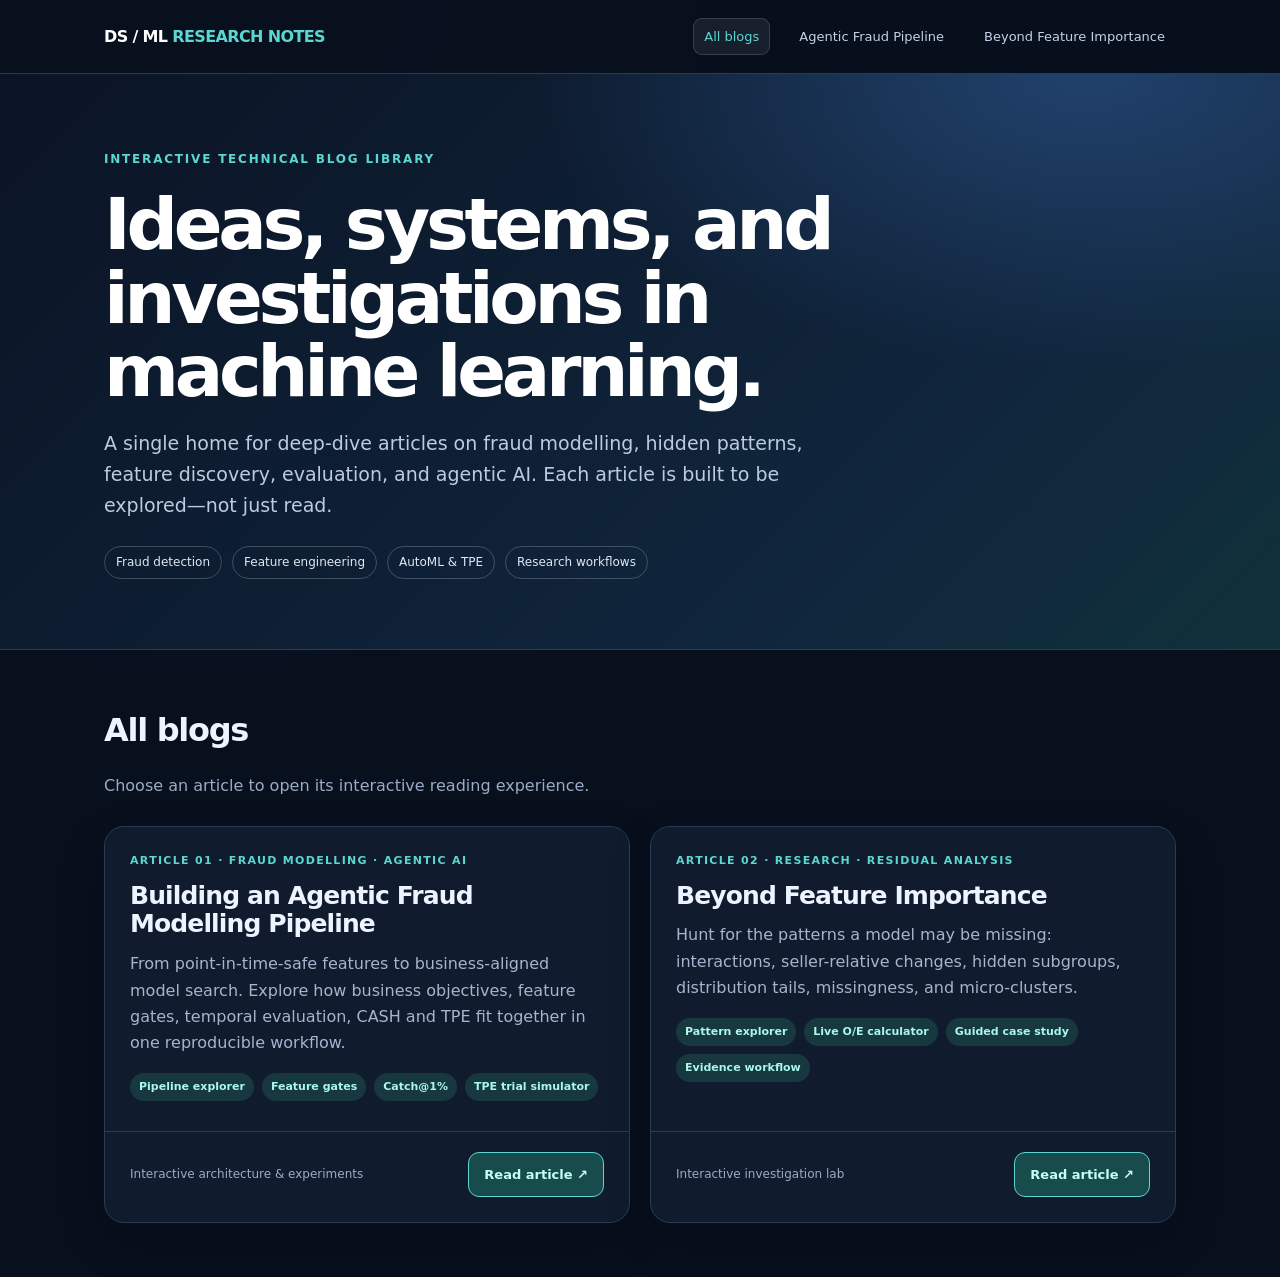
<file: index.html>
<!doctype html>
<html lang="en"><head><meta charset="utf-8"><meta name="viewport" content="width=device-width,initial-scale=1">
<title>DS / ML Research Notes — Blog Library</title><meta name="description" content="Interactive machine learning, fraud detection, and AI engineering articles.">
<style>
:root{--bg:#f4f6fb;--ink:#182236;--muted:#627089;--line:#dce3ef;--blue:#3157d5;--navy:#101827;--teal:#5bd6d0}
*{box-sizing:border-box}html{scroll-behavior:smooth}body{margin:0;background:var(--bg);color:var(--ink);font:16px/1.65 Inter,system-ui,-apple-system,"Segoe UI",sans-serif}
.top{background:var(--navy);color:#fff;padding:18px 0}.wrap{max-width:1120px;margin:auto;padding:0 24px}.toprow{display:flex;justify-content:space-between;align-items:center;gap:15px}.brand{font-weight:850;letter-spacing:-.04em}.brand span{color:var(--teal)}.top a{color:#dce5f3;text-decoration:none;font-size:13px}.library-nav{display:flex;align-items:center;gap:18px;flex-wrap:wrap}.library-nav a{padding:7px 10px;border-radius:9px;border:1px solid transparent}.library-nav a:hover,.library-nav a[aria-current="page"]{background:#ffffff12;border-color:#ffffff24;color:var(--teal)}.hero{background:radial-gradient(ellipse at 85% 0%,#31538b 0%,transparent 36%),linear-gradient(135deg,#101827,#183b4b);color:#fff;padding:76px 0 70px}.eyebrow{text-transform:uppercase;letter-spacing:.15em;color:var(--teal);font-weight:800;font-size:12px}.hero h1{font-size:clamp(42px,7vw,72px);letter-spacing:-.06em;line-height:1.02;max-width:850px;margin:18px 0}.hero p{max-width:730px;font-size:19px;color:#d0daeb}.meta{display:flex;gap:10px;flex-wrap:wrap;margin-top:24px}.meta span{border:1px solid #ffffff35;border-radius:99px;padding:6px 11px;font-size:12px;color:#e0e8f4}.section{padding:54px 0}.section h2{font-size:32px;letter-spacing:-.04em;margin:0 0 8px}.muted{color:var(--muted)}.cards{display:grid;grid-template-columns:repeat(2,minmax(0,1fr));gap:20px;margin-top:26px}.card{background:#fff;border:1px solid var(--line);border-radius:20px;overflow:hidden;box-shadow:0 16px 40px #1720330b;display:flex;flex-direction:column}.cardtop{padding:25px 25px 10px}.tag{font-size:11px;letter-spacing:.12em;text-transform:uppercase;color:var(--blue);font-weight:850}.card h3{font-size:25px;line-height:1.15;letter-spacing:-.035em;margin:12px 0}.card p{color:var(--muted);margin:0 0 16px}.highlights{display:flex;gap:8px;flex-wrap:wrap;margin:5px 0 20px}.highlights span{font-size:11px;background:#edf2ff;color:#2d50b6;border-radius:99px;padding:5px 9px;font-weight:750}.cardbottom{margin-top:auto;padding:20px 25px 25px;display:flex;align-items:center;justify-content:space-between;gap:10px;border-top:1px solid #edf0f5}.btn{display:inline-block;background:var(--navy);color:#fff;text-decoration:none;border-radius:11px;padding:11px 15px;font-weight:750;font-size:13px}.arrow{color:var(--blue);font-size:20px}.note{background:#eaf0fb;border:1px solid #d9e3f5;border-radius:15px;padding:19px 21px;margin-top:24px}.footer{padding:28px 0;background:var(--navy);color:#bac6da;font-size:13px}.footer strong{color:#fff}@media(max-width:700px){.cards{grid-template-columns:1fr}.hero{padding:55px 0}.wrap{padding:0 18px}.card h3{font-size:23px}.toprow{align-items:flex-start;flex-direction:column}.library-nav{gap:6px 8px}.library-nav a{font-size:12px;padding:6px 8px}}
</style>
<style>
:root{color-scheme:dark;--bg:#080f1d;--ink:#edf3ff;--muted:#9aacc6;--line:#293b57;--blue:#5bd6d0;--navy:#0b1425;--teal:#5bd6d0}
body{background:radial-gradient(ellipse at 15% 0%,#142641 0,transparent 38%),#080f1d;color:var(--ink)}
.top{background:#080f1df2;border-bottom:1px solid #293b57}
.top a{color:#c4d2e7}
.hero{background:radial-gradient(ellipse at 85% 0%,#21416c 0%,transparent 36%),linear-gradient(135deg,#0b1425,#10263d 72%,#10313a);border-bottom:1px solid #293b57}
.hero p{color:#bdcbe0}
.card{background:#101b2d;border-color:#293b57;box-shadow:0 18px 50px #00000022}
.card h3{color:#edf3ff}
.card p{color:#a5b5ce}
.tag,.arrow{color:#5bd6d0}
.highlights span{background:#17383e;color:#a9f7ed}
.cardbottom{border-color:#293b57}
.btn{background:#174b4c;color:#c6fff5;border:1px solid #5bd6d0}
.note{background:#111f32;border-color:#293b57;color:#c1d0e5}
.footer{background:#070d18;border-top:1px solid #293b57;color:#a7b8d0}
.top a:focus-visible,.btn:focus-visible{outline:2px solid #5bd6d0;outline-offset:3px}
@media(max-width:700px){.toprow{align-items:flex-start}.library-nav{overflow-x:auto;flex-wrap:nowrap;width:100%;white-space:nowrap;padding-bottom:5px}}
</style>

</head><body>
<header class="top"><div class="wrap toprow"><div class="brand">DS / ML <span>RESEARCH NOTES</span></div><nav class="library-nav" aria-label="Blog navigation"><a href="index.html" aria-current="page">All blogs</a><a href="agentic-fraud-modelling.html">Agentic Fraud Pipeline</a><a href="beyond-feature-importance.html">Beyond Feature Importance</a></nav></div></header>
<section class="hero"><div class="wrap"><div class="eyebrow">Interactive technical blog library</div><h1>Ideas, systems, and investigations in machine learning.</h1><p>A single home for deep-dive articles on fraud modelling, hidden patterns, feature discovery, evaluation, and agentic AI. Each article is built to be explored—not just read.</p><div class="meta"><span>Fraud detection</span><span>Feature engineering</span><span>AutoML & TPE</span><span>Research workflows</span></div></div></section>
<main id="blogs" class="section"><div class="wrap"><h2>All blogs</h2><p class="muted">Choose an article to open its interactive reading experience.</p><div class="cards">
<article class="card"><div class="cardtop"><div class="tag">Article 01 · Fraud modelling · Agentic AI</div><h3>Building an Agentic Fraud Modelling Pipeline</h3><p>From point-in-time-safe features to business-aligned model search. Explore how business objectives, feature gates, temporal evaluation, CASH and TPE fit together in one reproducible workflow.</p><div class="highlights"><span>Pipeline explorer</span><span>Feature gates</span><span>Catch@1%</span><span>TPE trial simulator</span></div></div><div class="cardbottom"><span class="muted" style="font-size:12px">Interactive architecture & experiments</span><a class="btn" href="agentic-fraud-modelling.html">Read article ↗</a></div></article>
<article class="card"><div class="cardtop"><div class="tag">Article 02 · Research · Residual analysis</div><h3>Beyond Feature Importance</h3><p>Hunt for the patterns a model may be missing: interactions, seller-relative changes, hidden subgroups, distribution tails, missingness, and micro-clusters.</p><div class="highlights"><span>Pattern explorer</span><span>Live O/E calculator</span><span>Guided case study</span><span>Evidence workflow</span></div></div><div class="cardbottom"><span class="muted" style="font-size:12px">Interactive investigation lab</span><a class="btn" href="beyond-feature-importance.html">Read article ↗</a></div></article>
</body></html>
</file>
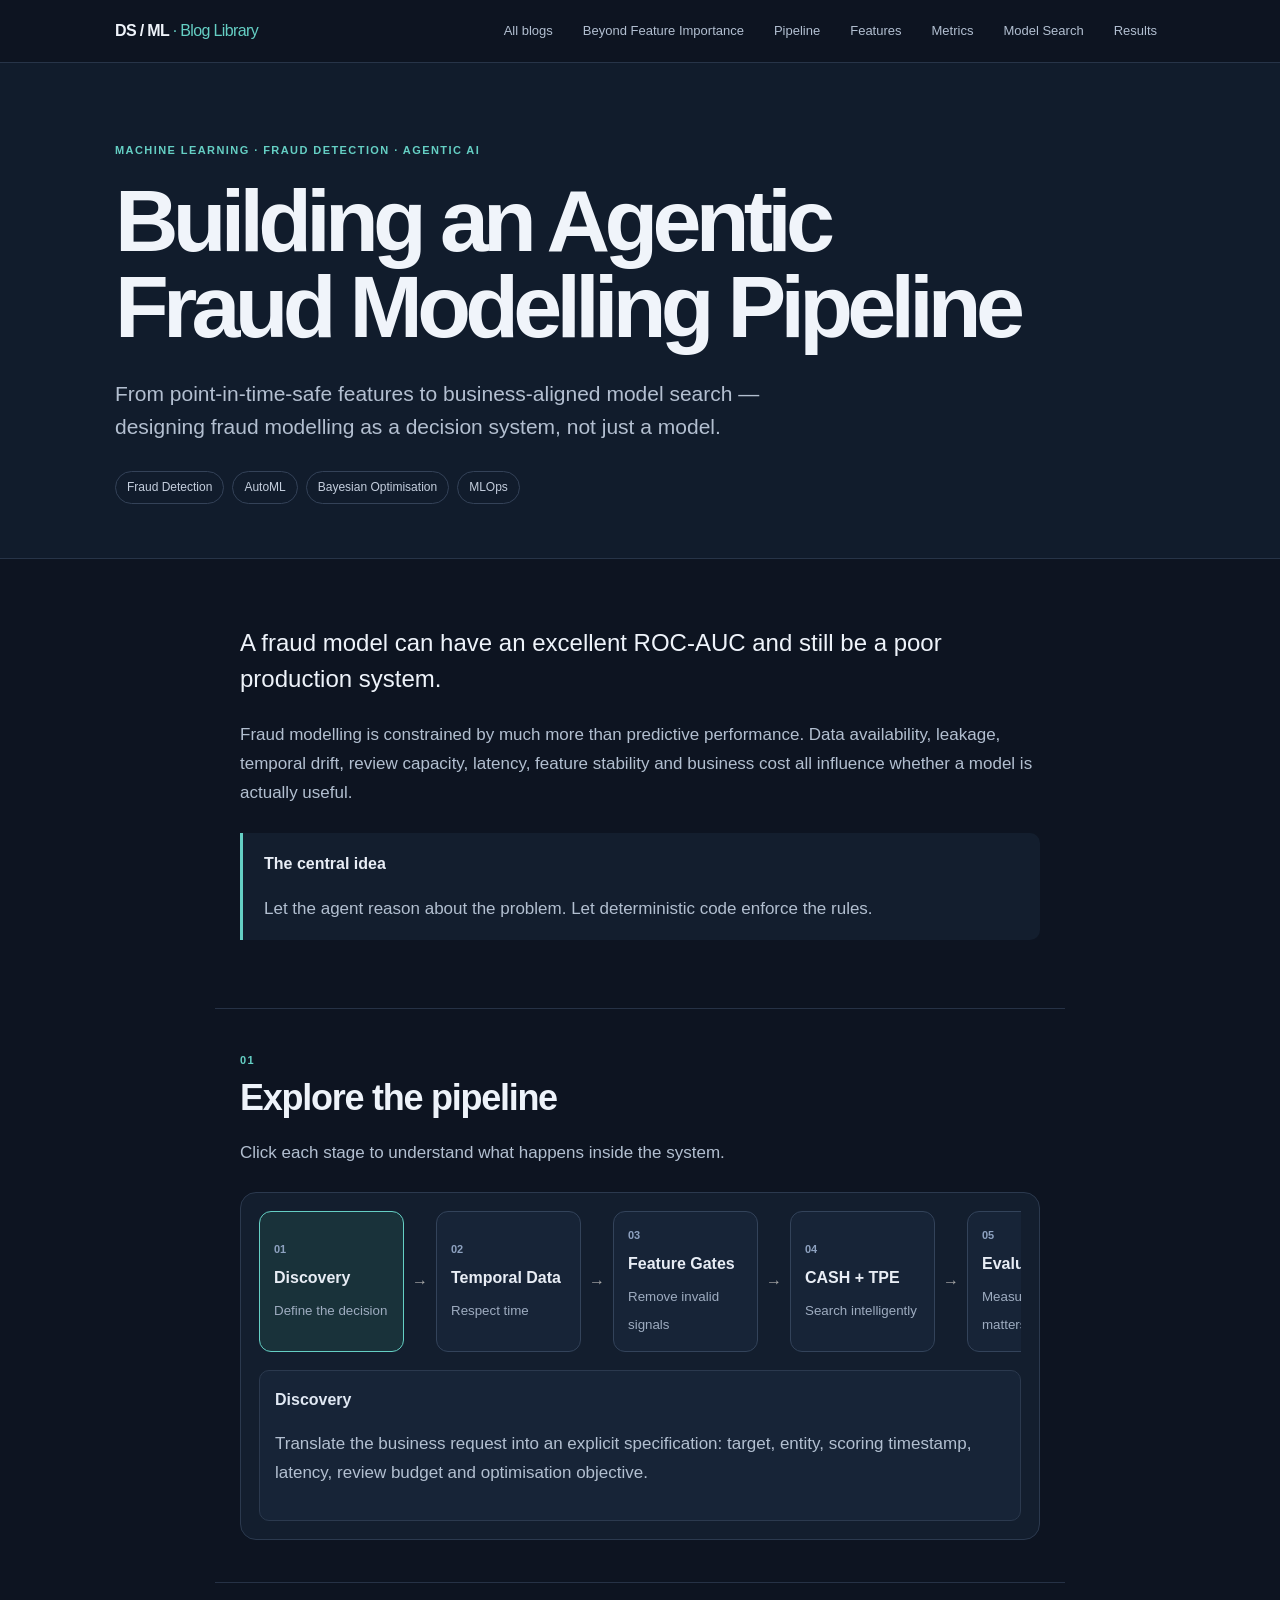
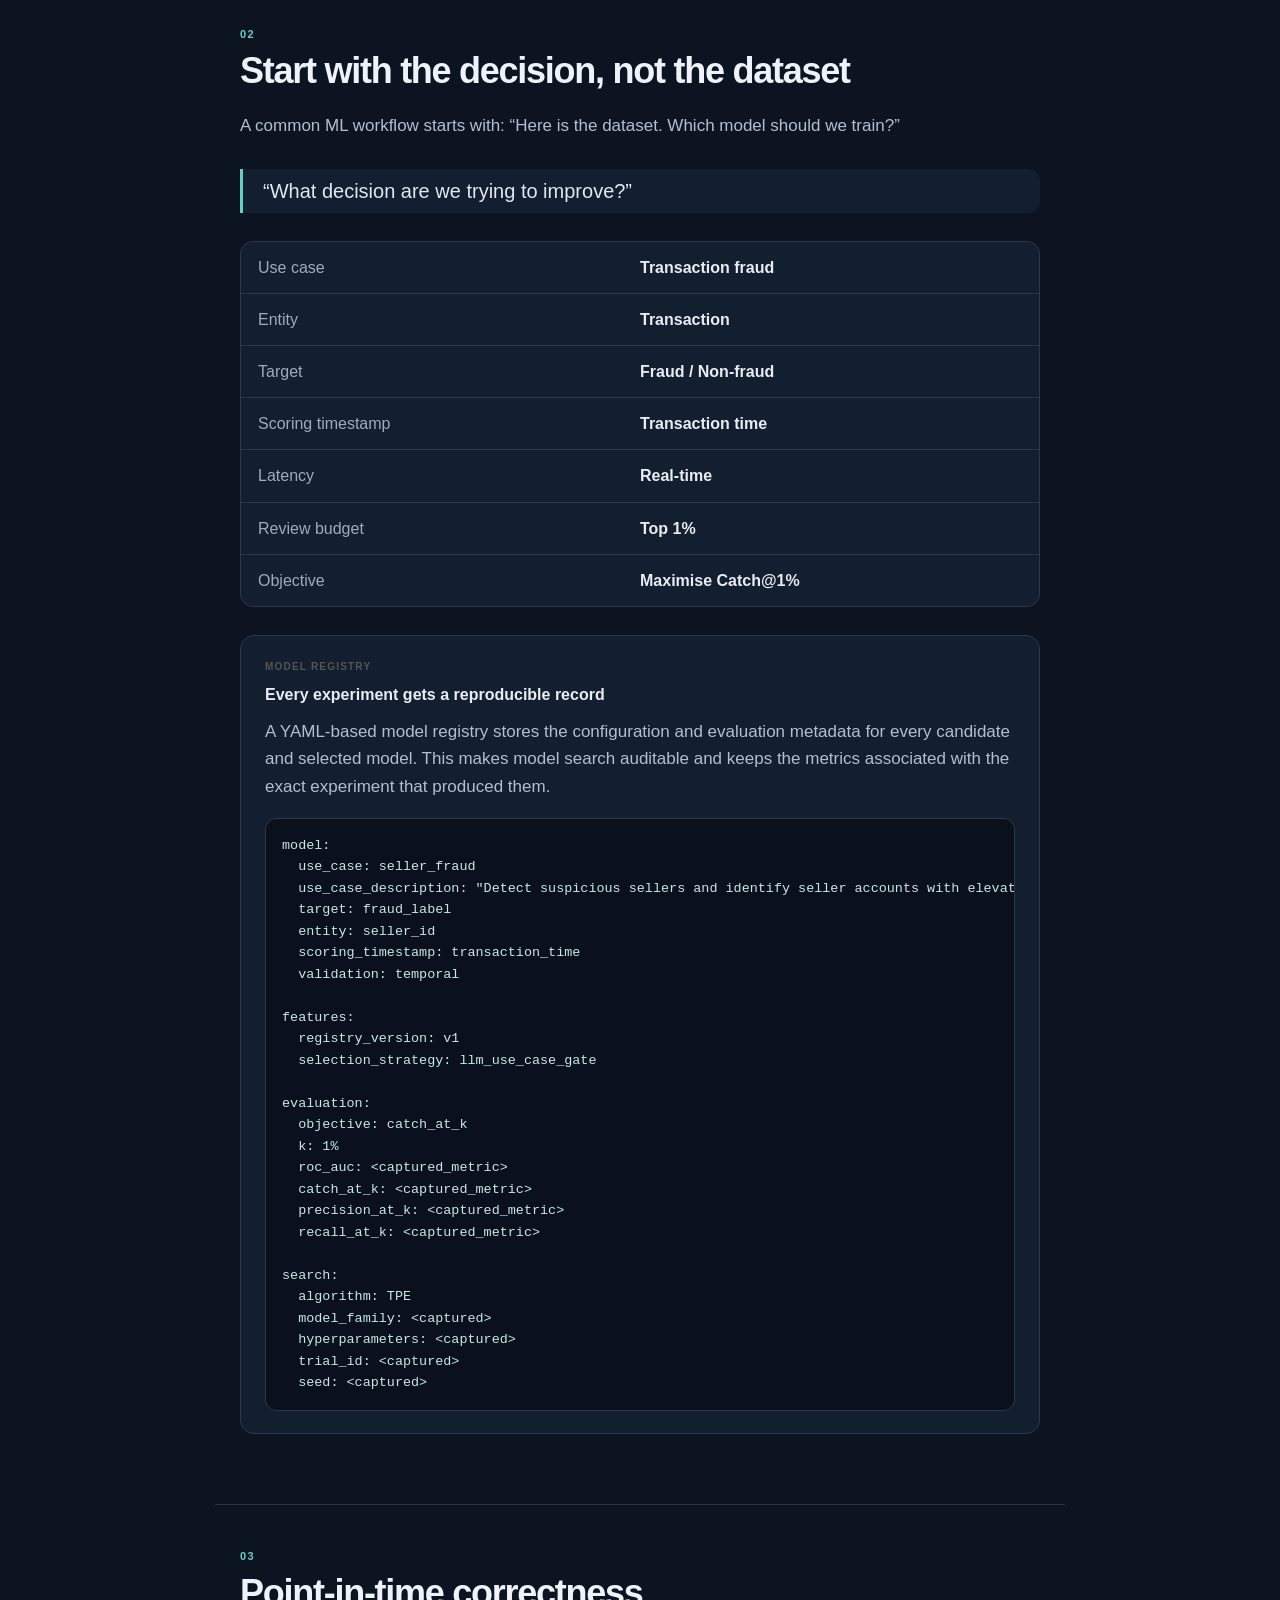
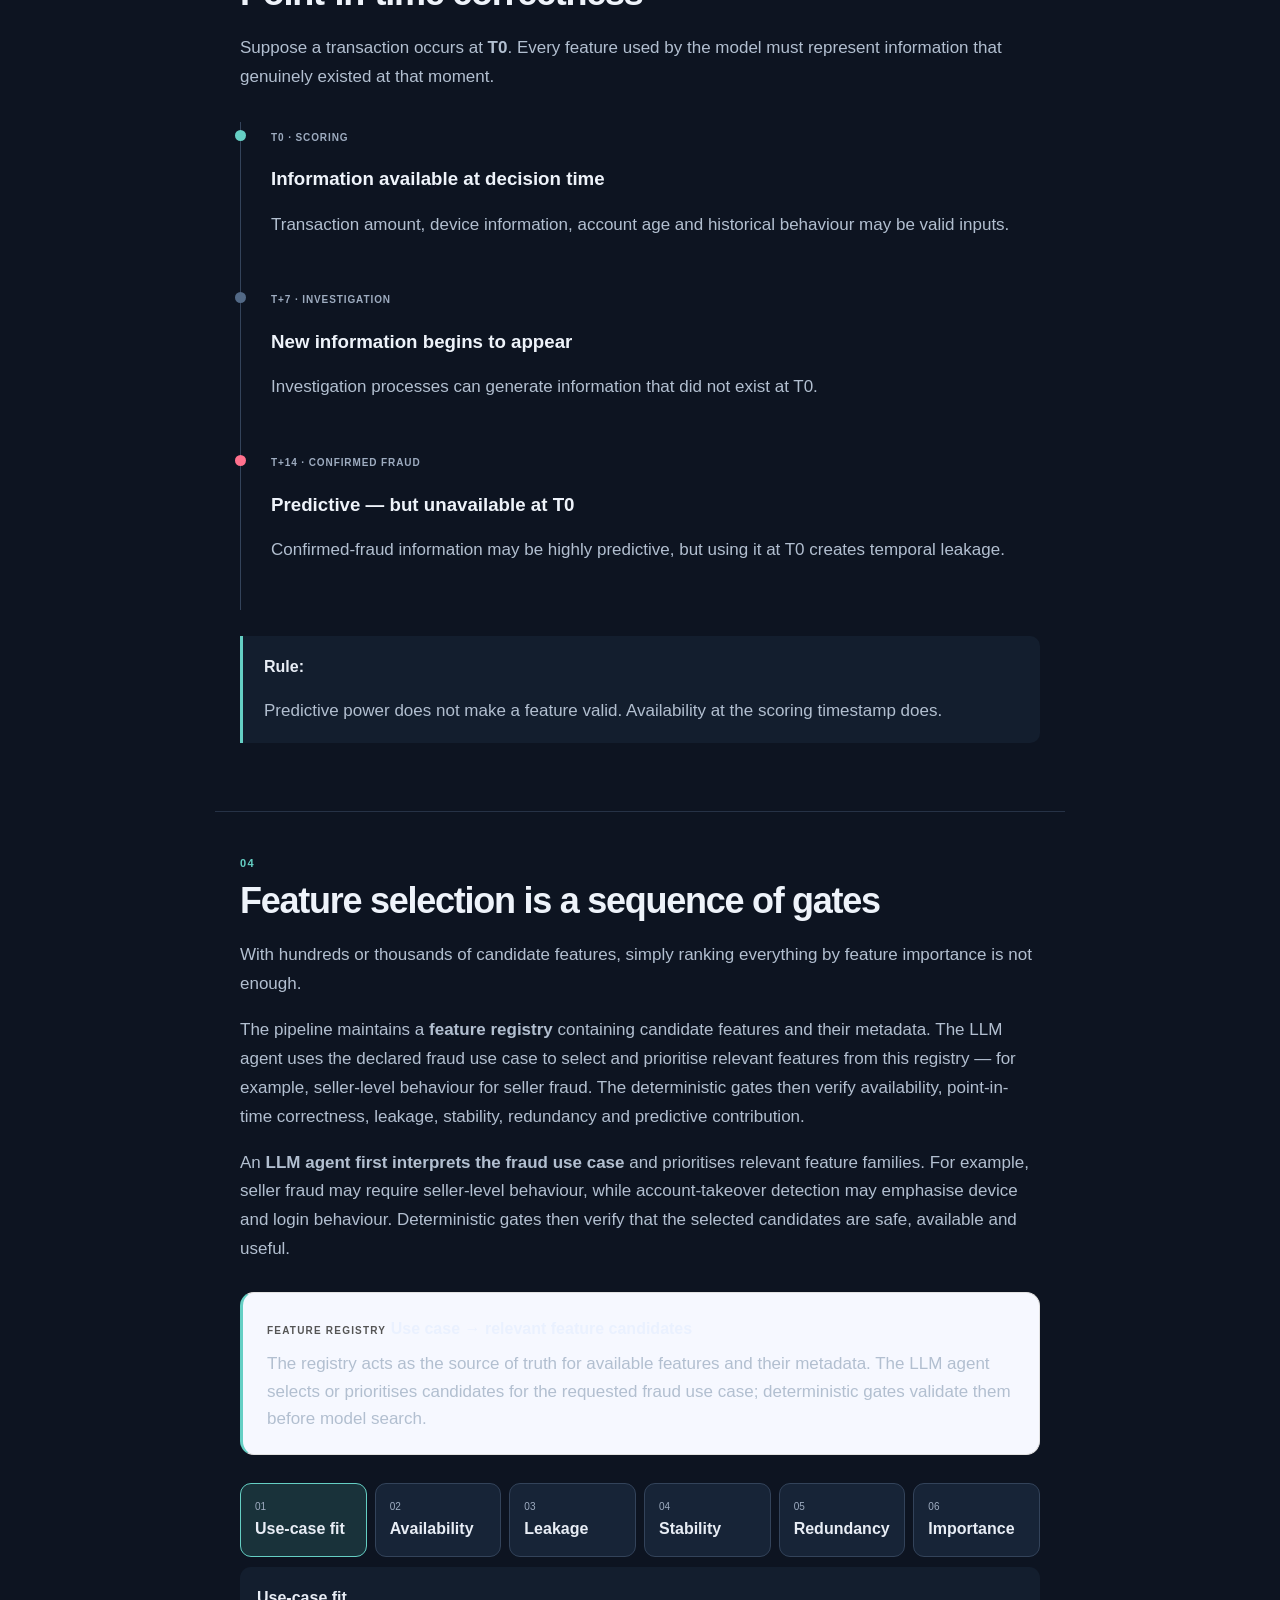
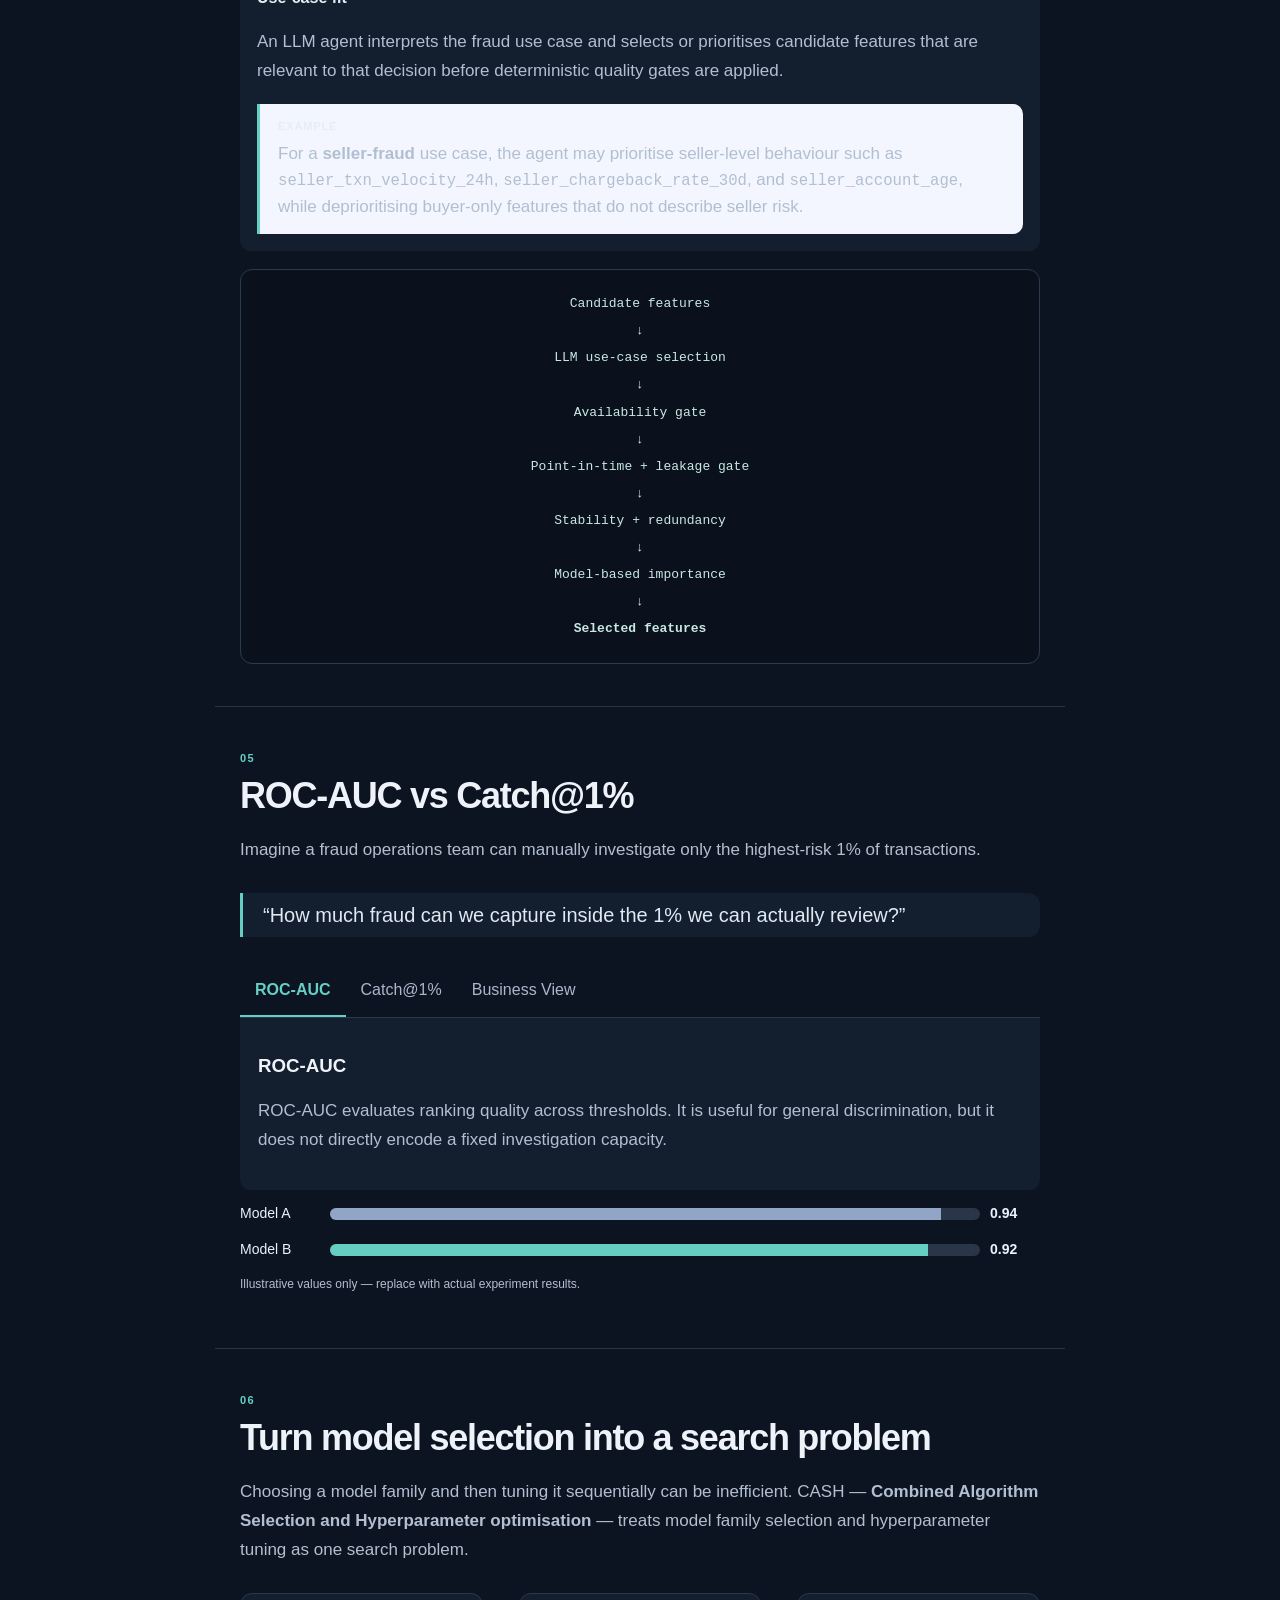
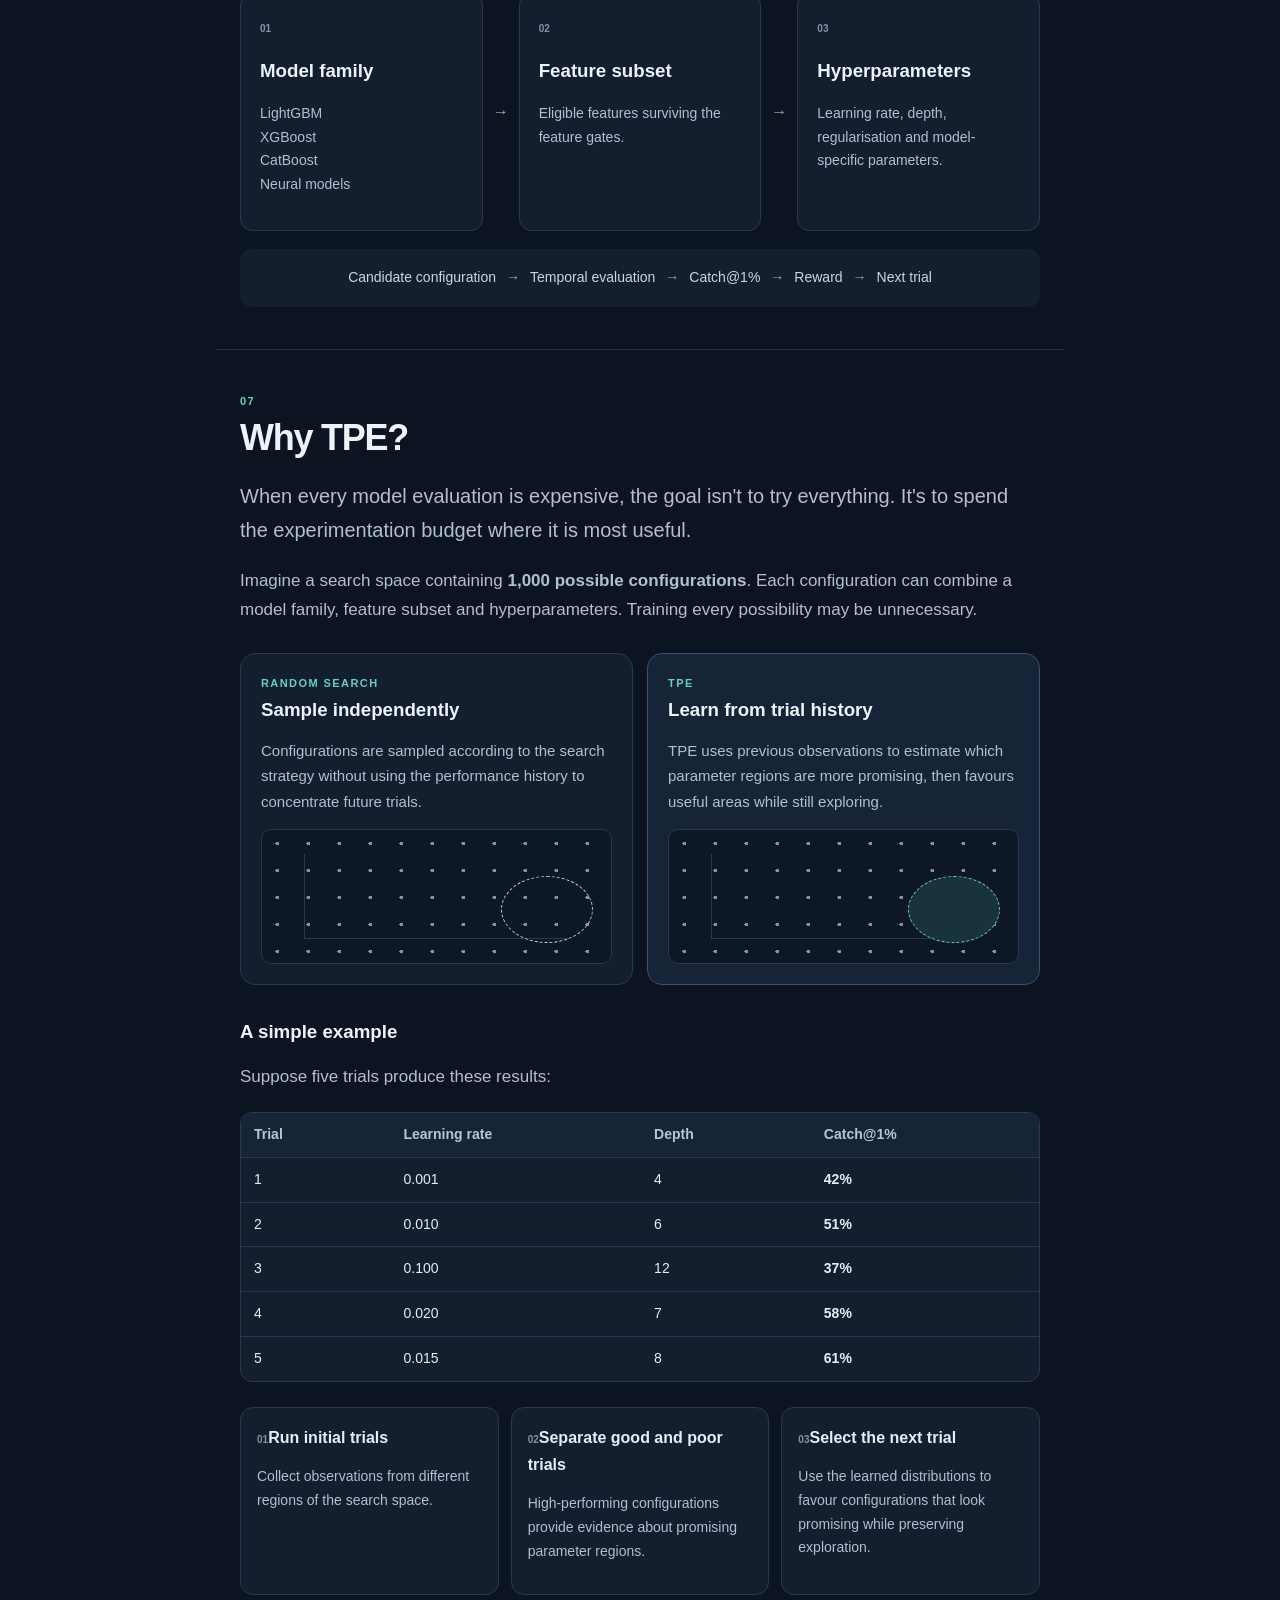
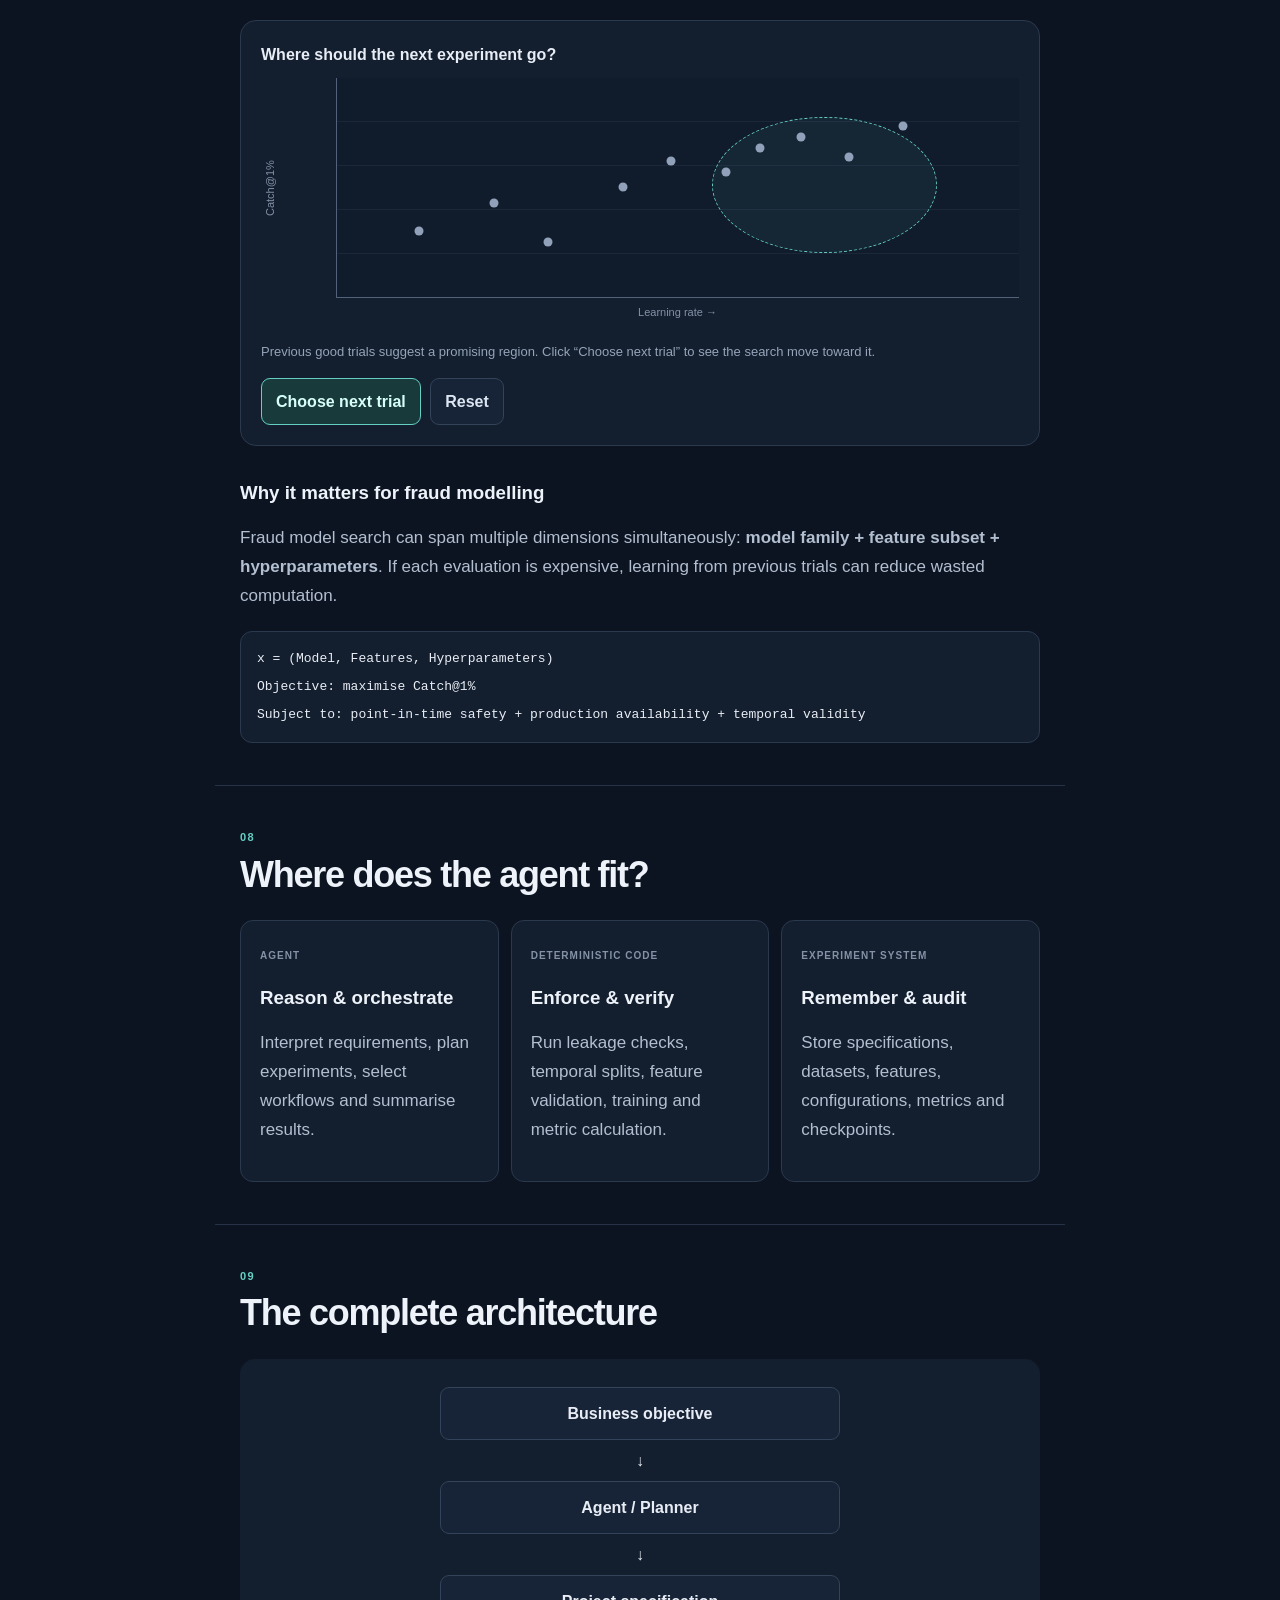
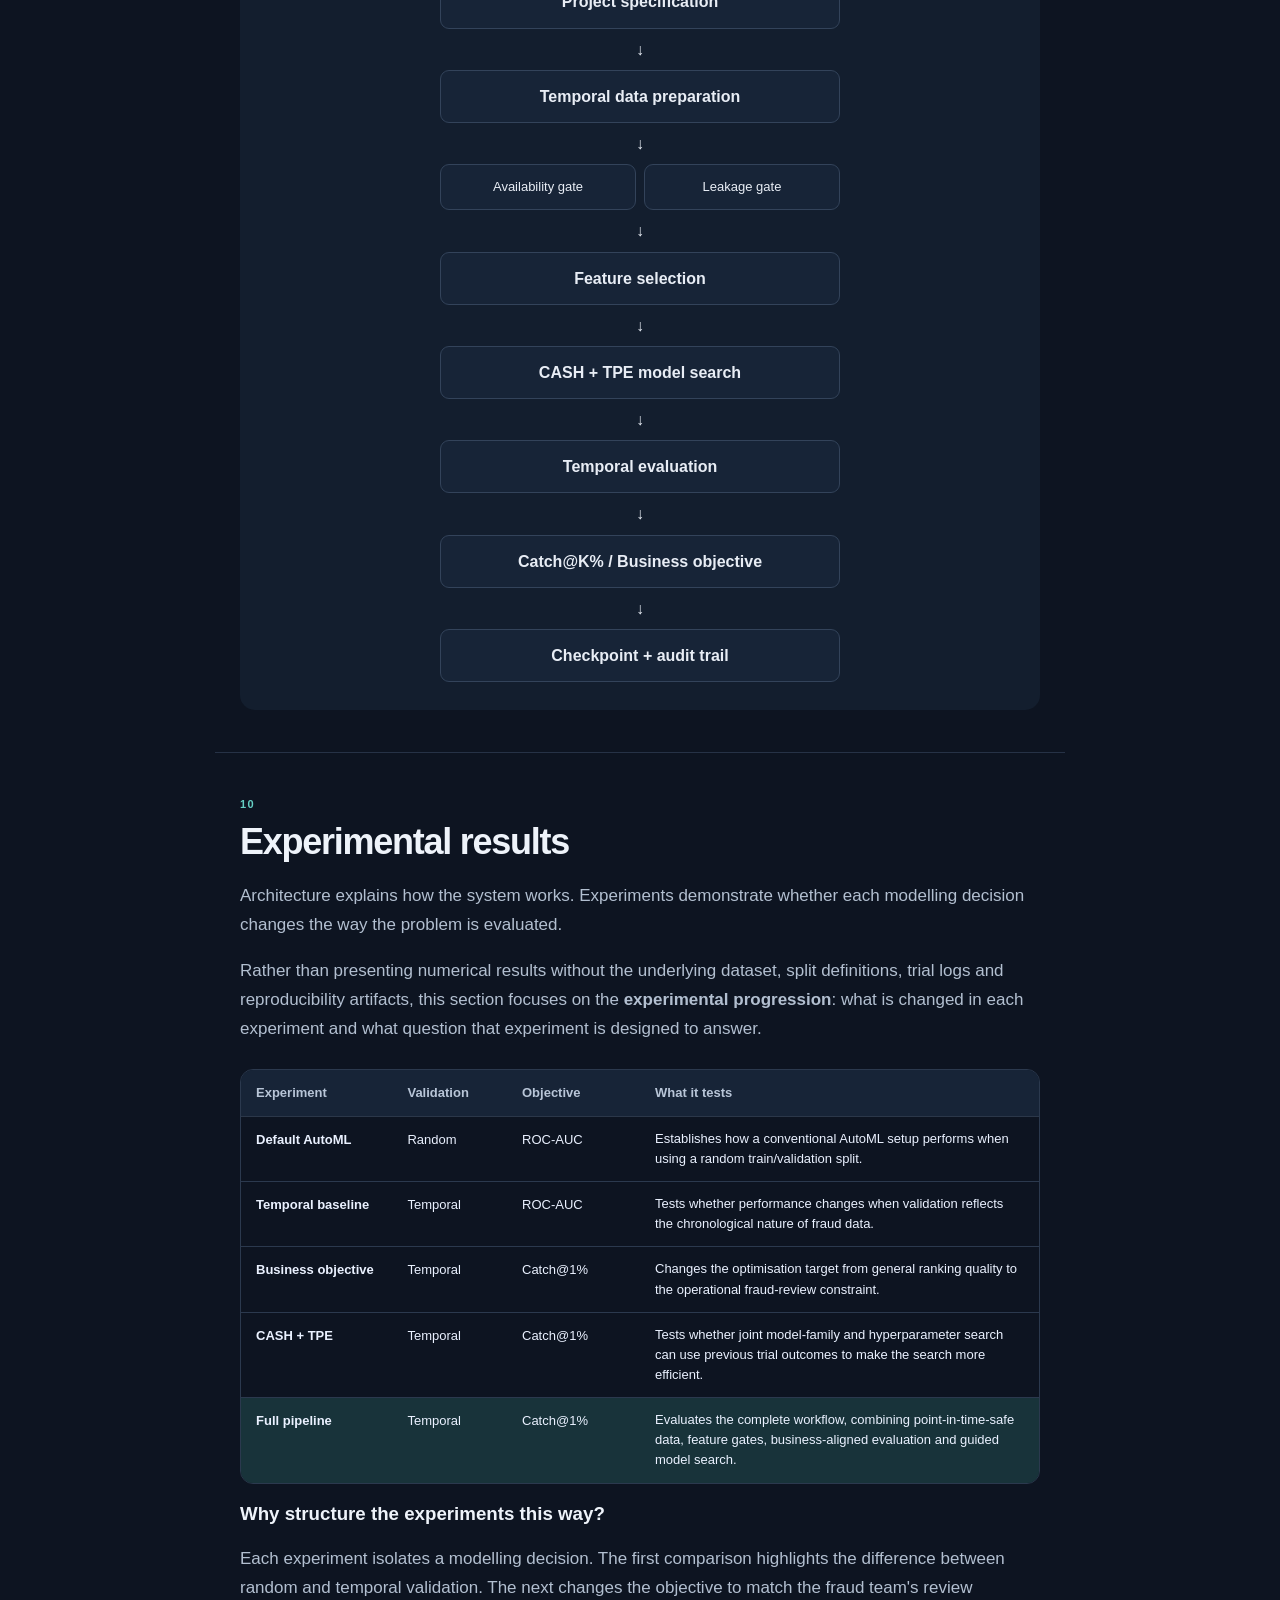
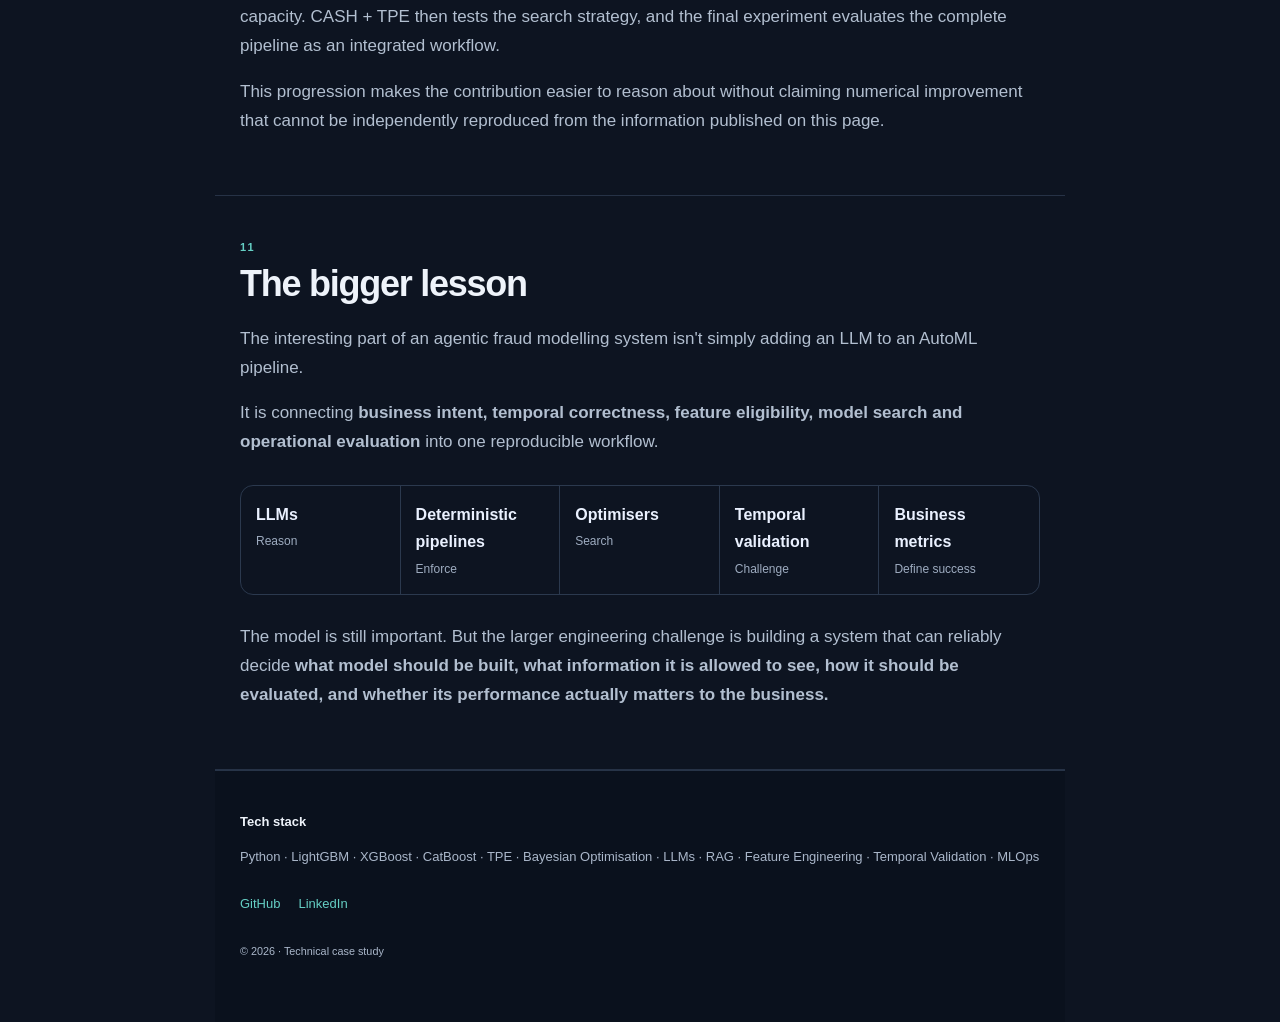
<file: agentic-fraud-modelling.html>
<!DOCTYPE html>
<html lang="en">
<head>
  <meta charset="UTF-8">
  <meta name="viewport" content="width=device-width, initial-scale=1.0">
  <title>Building an Agentic Fraud Modelling Pipeline | ML Research Notes</title>
  <meta name="description" content="From point-in-time-safe features to business-aligned model search.">
  <link rel="stylesheet" href="style.css">

<style id="clean-dark-background">
:root{color-scheme:dark;--bg:#0d1421;--surface:#131e2e;--text:#e8edf5;--secondary:#a8b4c7;--muted:#8492a8;--border:#2b3749;--accent:#65cfc4;--accent-light:#18333a}
html{scroll-behavior:smooth;scroll-padding-top:85px}body{background:#0d1421!important;color:#e8edf5!important}
.site-header{background:#0d1421!important;border-bottom:1px solid #273448!important;box-shadow:none!important}.brand{color:#eef3fa!important}.brand span{color:#65cfc4!important}.nav-links{color:#b2bfd1!important}.nav-links a:hover{color:#65cfc4!important}
.hero{background:#111c2c!important;max-width:none!important;border-bottom:1px solid #273448;padding-top:78px!important;padding-bottom:54px!important}.hero h1{color:#f0f4fa!important;text-shadow:none!important}.hero-subtitle{color:#b3bfd0!important}.eyebrow,.section-number,.label{color:#65cfc4!important}.tags span{border-color:#344258!important;color:#c4cedd!important;background:transparent!important}
.article-section{background:transparent!important;border:0!important;box-shadow:none!important;border-radius:0!important;border-bottom:1px solid #263246!important;margin:0 auto!important;padding-top:42px!important;padding-bottom:42px!important}.article-section h2,.article-section h3{color:#eef3fa!important}.article-section p{color:#b2bfd0!important}.article-section .lead{color:#eef3fa!important}.article-section blockquote{color:#e0e8f3!important;background:#131e2e!important;border-color:#65cfc4!important}.callout{background:#131e2e!important;border-color:#65cfc4!important;color:#e8edf5!important}
.pipeline-container,.spec-card,.registry-card,.search-visual,.comparison-card,.search-card,.agent-card,.trial-table,.feature-description,.metric-description,.architecture,.equation,.tpe-steps>div{background:#131e2e!important;border-color:#2b394e!important;color:#e8edf5!important;box-shadow:none!important}.pipeline-stage,.feature-gate{background:#172437!important;border-color:#33435a!important;color:#e8edf5!important;box-shadow:none!important}.pipeline-stage:hover,.feature-gate:hover{transform:translateY(-1px);box-shadow:none!important}.pipeline-stage.active,.feature-gate.active{background:#19323a!important;border-color:#65cfc4!important;box-shadow:none!important}.pipeline-stage small,.feature-gate span,.spec-card span,.timeline-item>span{color:#9eacc0!important}.pipeline-description{background:#172437!important;color:#e0e8f3!important;border:1px solid #2b394e!important}.spec-card>div,.trial-table>div{border-color:#2b394e!important}.timeline{border-color:#33435a!important}.flow-code,.article-section pre,.yaml-block{background:#0a111d!important;border:1px solid #2b394e!important;color:#c9e8e4!important}.metric-selector{border-color:#2b394e!important}.metric-tab{color:#aab7ca!important}.metric-tab.active{color:#65cfc4!important;border-color:#65cfc4!important}.result-bar{background:#29364a!important}.result-bar div{background:#91a6c7!important}.result-row.highlighted .result-bar div{background:#65cfc4!important}.search-loop{background:#131e2e!important;color:#cbd5e3!important}.comparison-card.selected-card{background:#172437!important;border-color:#3c526d!important}.dots{background-color:#0d1726!important;border-color:#2b394e!important}.dots:before{border-color:#2b394e!important}.random-dots,.tpe-dots{background-image:radial-gradient(#8492a8 2px,transparent 2px)!important}.tpe-dots:after{border-color:#65cfc4!important;background:#18333a!important}.trial-header,.table-header{background:#172437!important;color:#b8c5d7!important}.primary-button{background:#193a3b!important;border-color:#65cfc4!important;color:#d7fff9!important}.secondary-button{background:#172437!important;border-color:#33435a!important;color:#dce5f1!important}.plot{background:#101b2b!important;border-color:#52627a!important}.plot:before{background:repeating-linear-gradient(to bottom,transparent 0,transparent 43px,#263448 44px)!important}.target-zone{border-color:#65cfc4!important;background:#65cfc410!important}.point{background:#91a1b9!important}.next-point{background:#65cfc4!important;box-shadow:0 0 0 4px #65cfc41c!important}.chart-caption,.note{color:#95a4b9!important}.architecture>div:not(.split),.split div{background:#172437!important;border-color:#33435a!important;color:#e8edf5!important}.results-table{border-color:#2b394e!important}.table-row{border-color:#2b394e!important}.final-row{background:#18333a!important}.final-principles,.final-principles div{border-color:#2b394e!important}.final-principles span{color:#9eacc0!important}footer{background:#0a111d!important;border-top:1px solid #273448!important;color:#aab7ca!important}footer strong{color:#eef3fa!important}.footer-links a{color:#65cfc4!important}
button:focus-visible,a:focus-visible{outline:2px solid #65cfc4;outline-offset:3px}
@media(max-width:750px){.hero{padding:58px 22px 38px!important}.article-section{padding:32px 20px!important}}
@media(prefers-reduced-motion:reduce){html{scroll-behavior:auto}}
</style>

</head>
<body>

<header class="site-header">
  <nav class="nav">
    <a class="brand" href="index.html">DS / ML <span style="font-weight:500;color:#3157d5">· Blog Library</span></a>
    <div class="nav-links">
      <a href="index.html">All blogs</a>
      <a href="beyond-feature-importance.html">Beyond Feature Importance</a>
      <a href="#pipeline">Pipeline</a>
      <a href="#features">Features</a>
      <a href="#metrics">Metrics</a>
      <a href="#search">Model Search</a>
      <a href="#results">Results</a>
    </div>
  </nav>
</header>

<main>
<section class="hero">
  <div class="eyebrow">MACHINE LEARNING · FRAUD DETECTION · AGENTIC AI</div>
  <h1>Building an Agentic<br>Fraud Modelling Pipeline</h1>
  <p class="hero-subtitle">
    From point-in-time-safe features to business-aligned model search —
    designing fraud modelling as a decision system, not just a model.
  </p>
  <div class="tags">
    <span>Fraud Detection</span><span>AutoML</span>
    <span>Bayesian Optimisation</span><span>MLOps</span>
  </div>
</section>

<section class="article-section intro">
  <p class="lead">A fraud model can have an excellent ROC-AUC and still be a poor production system.</p>
  <p>
    Fraud modelling is constrained by much more than predictive performance.
    Data availability, leakage, temporal drift, review capacity, latency,
    feature stability and business cost all influence whether a model is actually useful.
  </p>
  <div class="callout">
    <strong>The central idea</strong>
    <p>Let the agent reason about the problem. Let deterministic code enforce the rules.</p>
  </div>
</section>

<section id="pipeline" class="article-section">
  <div class="section-number">01</div>
  <h2>Explore the pipeline</h2>
  <p>Click each stage to understand what happens inside the system.</p>
  <div class="pipeline-container">
    <div class="pipeline">
      <button class="pipeline-stage active" data-stage="discovery"><span>01</span><strong>Discovery</strong><small>Define the decision</small></button>
      <div class="pipeline-arrow">→</div>
      <button class="pipeline-stage" data-stage="temporal"><span>02</span><strong>Temporal Data</strong><small>Respect time</small></button>
      <div class="pipeline-arrow">→</div>
      <button class="pipeline-stage" data-stage="features"><span>03</span><strong>Feature Gates</strong><small>Remove invalid signals</small></button>
      <div class="pipeline-arrow">→</div>
      <button class="pipeline-stage" data-stage="search"><span>04</span><strong>CASH + TPE</strong><small>Search intelligently</small></button>
      <div class="pipeline-arrow">→</div>
      <button class="pipeline-stage" data-stage="evaluation"><span>05</span><strong>Evaluation</strong><small>Measure what matters</small></button>
    </div>
    <div id="pipeline-description" class="pipeline-description">
      <strong>Discovery</strong>
      <p>Translate the business request into an explicit specification: target, entity, scoring timestamp, latency, review budget and optimisation objective.</p>
    </div>
  </div>
</section>

<section class="article-section">
  <div class="section-number">02</div>
  <h2>Start with the decision, not the dataset</h2>
  <p>A common ML workflow starts with: “Here is the dataset. Which model should we train?”</p>
  <blockquote>“What decision are we trying to improve?”</blockquote>
  <div class="spec-card">
    <div><span>Use case</span><strong>Transaction fraud</strong></div>
    <div><span>Entity</span><strong>Transaction</strong></div>
    <div><span>Target</span><strong>Fraud / Non-fraud</strong></div>
    <div><span>Scoring timestamp</span><strong>Transaction time</strong></div>
    <div><span>Latency</span><strong>Real-time</strong></div>
    <div><span>Review budget</span><strong>Top 1%</strong></div>
    <div><span>Objective</span><strong>Maximise Catch@1%</strong></div>
  </div>

  <div class="registry-card">
    <div class="registry-card-header">
      <span class="registry-label">MODEL REGISTRY</span>
      <strong>Every experiment gets a reproducible record</strong>
    </div>
    <p>
      A YAML-based model registry stores the configuration and evaluation metadata
      for every candidate and selected model. This makes model search auditable
      and keeps the metrics associated with the exact experiment that produced them.
    </p>
    <pre class="yaml-block"><code>model:
  use_case: seller_fraud
  use_case_description: "Detect suspicious sellers and identify seller accounts with elevated fraud risk."
  target: fraud_label
  entity: seller_id
  scoring_timestamp: transaction_time
  validation: temporal

features:
  registry_version: v1
  selection_strategy: llm_use_case_gate

evaluation:
  objective: catch_at_k
  k: 1%
  roc_auc: &lt;captured_metric&gt;
  catch_at_k: &lt;captured_metric&gt;
  precision_at_k: &lt;captured_metric&gt;
  recall_at_k: &lt;captured_metric&gt;

search:
  algorithm: TPE
  model_family: &lt;captured&gt;
  hyperparameters: &lt;captured&gt;
  trial_id: &lt;captured&gt;
  seed: &lt;captured&gt;</code></pre>
  </div>

</section>

<section class="article-section">
  <div class="section-number">03</div>
  <h2>Point-in-time correctness</h2>
  <p>Suppose a transaction occurs at <strong>T0</strong>. Every feature used by the model must represent information that genuinely existed at that moment.</p>
  <div class="timeline">
    <div class="timeline-item safe"><div class="timeline-dot"></div><span>T0 · SCORING</span><h3>Information available at decision time</h3><p>Transaction amount, device information, account age and historical behaviour may be valid inputs.</p></div>
    <div class="timeline-item"><div class="timeline-dot"></div><span>T+7 · INVESTIGATION</span><h3>New information begins to appear</h3><p>Investigation processes can generate information that did not exist at T0.</p></div>
    <div class="timeline-item leakage"><div class="timeline-dot"></div><span>T+14 · CONFIRMED FRAUD</span><h3>Predictive — but unavailable at T0</h3><p>Confirmed-fraud information may be highly predictive, but using it at T0 creates temporal leakage.</p></div>
  </div>
  <div class="callout"><strong>Rule:</strong><p>Predictive power does not make a feature valid. Availability at the scoring timestamp does.</p></div>
</section>

<section id="features" class="article-section">
  <div class="section-number">04</div>
  <h2>Feature selection is a sequence of gates</h2>
  <p>With hundreds or thousands of candidate features, simply ranking everything by feature importance is not enough.</p>
  <p>
    The pipeline maintains a <strong>feature registry</strong> containing candidate
    features and their metadata. The LLM agent uses the declared fraud use case
    to select and prioritise relevant features from this registry — for example,
    seller-level behaviour for seller fraud. The deterministic gates then verify
    availability, point-in-time correctness, leakage, stability, redundancy and
    predictive contribution.
  </p>
  <p>An <strong>LLM agent first interprets the fraud use case</strong> and prioritises relevant feature families. For example, seller fraud may require seller-level behaviour, while account-takeover detection may emphasise device and login behaviour. Deterministic gates then verify that the selected candidates are safe, available and useful.</p>

  <div class="feature-registry-card">
    <span class="registry-label">FEATURE REGISTRY</span>
    <strong>Use case → relevant feature candidates</strong>
    <p>The registry acts as the source of truth for available features and their metadata. The LLM agent selects or prioritises candidates for the requested fraud use case; deterministic gates validate them before model search.</p>
  </div>
  <div class="feature-gates">
    <button class="feature-gate active" data-feature="usecase"><span>01</span><strong>Use-case fit</strong></button>
    <button class="feature-gate" data-feature="availability"><span>02</span><strong>Availability</strong></button>
    <button class="feature-gate" data-feature="leakage"><span>03</span><strong>Leakage</strong></button>
    <button class="feature-gate" data-feature="stability"><span>04</span><strong>Stability</strong></button>
    <button class="feature-gate" data-feature="redundancy"><span>05</span><strong>Redundancy</strong></button>
    <button class="feature-gate" data-feature="importance"><span>06</span><strong>Importance</strong></button>
  </div>
  <div id="feature-description" class="feature-description">
  <strong>Use-case fit</strong>
  <p>An LLM agent interprets the fraud use case and selects or prioritises candidate features that are relevant to that decision before deterministic quality gates are applied.</p>
  <div class="gate-example">
    <span>EXAMPLE</span>
    <p>For a <strong>seller-fraud</strong> use case, the agent may prioritise seller-level behaviour such as <code>seller_txn_velocity_24h</code>, <code>seller_chargeback_rate_30d</code>, and <code>seller_account_age</code>, while deprioritising buyer-only features that do not describe seller risk.</p>
  </div>
</div>
  <div class="flow-code">
    <span>Candidate features</span><span>↓</span><span>LLM use-case selection</span><span>↓</span><span>Availability gate</span><span>↓</span>
    <span>Point-in-time + leakage gate</span><span>↓</span><span>Stability + redundancy</span>
    <span>↓</span><span>Model-based importance</span><span>↓</span><strong>Selected features</strong>
  </div>
</section>

<section id="metrics" class="article-section">
  <div class="section-number">05</div>
  <h2>ROC-AUC vs Catch@1%</h2>
  <p>Imagine a fraud operations team can manually investigate only the highest-risk 1% of transactions.</p>
  <blockquote>“How much fraud can we capture inside the 1% we can actually review?”</blockquote>
  <div class="metric-selector">
    <button class="metric-tab active" data-metric="auc">ROC-AUC</button>
    <button class="metric-tab" data-metric="catch">Catch@1%</button>
    <button class="metric-tab" data-metric="business">Business View</button>
  </div>
  <div id="metric-description" class="metric-description">
    <h3>ROC-AUC</h3>
    <p>ROC-AUC evaluates ranking quality across thresholds. It is useful for general discrimination, but it does not directly encode a fixed investigation capacity.</p>
  </div>
  <div class="illustrative-results">
    <div class="result-row"><span>Model A</span><div class="result-bar"><div style="width:94%"></div></div><strong>0.94</strong></div>
    <div class="result-row highlighted"><span>Model B</span><div class="result-bar"><div style="width:92%"></div></div><strong>0.92</strong></div>
  </div>
  <p class="note">Illustrative values only — replace with actual experiment results.</p>
</section>

<section id="search" class="article-section">
  <div class="section-number">06</div>
  <h2>Turn model selection into a search problem</h2>
  <p>
    Choosing a model family and then tuning it sequentially can be inefficient.
    CASH — <strong>Combined Algorithm Selection and Hyperparameter optimisation</strong> —
    treats model family selection and hyperparameter tuning as one search problem.
  </p>
  <div class="search-grid">
    <div class="search-card"><span>01</span><h3>Model family</h3><p>LightGBM<br>XGBoost<br>CatBoost<br>Neural models</p></div>
    <div class="search-arrow">→</div>
    <div class="search-card"><span>02</span><h3>Feature subset</h3><p>Eligible features surviving the feature gates.</p></div>
    <div class="search-arrow">→</div>
    <div class="search-card"><span>03</span><h3>Hyperparameters</h3><p>Learning rate, depth, regularisation and model-specific parameters.</p></div>
  </div>
  <div class="search-loop">
    <span>Candidate configuration</span><b>→</b><span>Temporal evaluation</span><b>→</b><span>Catch@1%</span><b>→</b><span>Reward</span><b>→</b><span>Next trial</span>
  </div>
</section>

<section class="article-section tpe-section">
  <div class="section-number">07</div>
  <h2>Why TPE?</h2>

  <p class="lead-small">
    When every model evaluation is expensive, the goal isn't to try everything.
    It's to spend the experimentation budget where it is most useful.
  </p>

  <p>
    Imagine a search space containing <strong>1,000 possible configurations</strong>.
    Each configuration can combine a model family, feature subset and hyperparameters.
    Training every possibility may be unnecessary.
  </p>

  <div class="comparison">
    <div class="comparison-card">
      <div class="label">RANDOM SEARCH</div>
      <h3>Sample independently</h3>
      <p>Configurations are sampled according to the search strategy without using the performance history to concentrate future trials.</p>
      <div class="dots random-dots" aria-label="Randomly distributed trials"></div>
    </div>

    <div class="comparison-card selected-card">
      <div class="label">TPE</div>
      <h3>Learn from trial history</h3>
      <p>TPE uses previous observations to estimate which parameter regions are more promising, then favours useful areas while still exploring.</p>
      <div class="dots tpe-dots" aria-label="Trials concentrated around a promising region"></div>
    </div>
  </div>

  <h3 class="subheading">A simple example</h3>
  <p>Suppose five trials produce these results:</p>

  <div class="trial-table">
    <div class="trial-header"><span>Trial</span><span>Learning rate</span><span>Depth</span><span>Catch@1%</span></div>
    <div><span>1</span><span>0.001</span><span>4</span><strong>42%</strong></div>
    <div><span>2</span><span>0.010</span><span>6</span><strong>51%</strong></div>
    <div><span>3</span><span>0.100</span><span>12</span><strong>37%</strong></div>
    <div><span>4</span><span>0.020</span><span>7</span><strong>58%</strong></div>
    <div><span>5</span><span>0.015</span><span>8</span><strong>61%</strong></div>
  </div>

  <div class="tpe-steps">
    <div><span>01</span><strong>Run initial trials</strong><p>Collect observations from different regions of the search space.</p></div>
    <div><span>02</span><strong>Separate good and poor trials</strong><p>High-performing configurations provide evidence about promising parameter regions.</p></div>
    <div><span>03</span><strong>Select the next trial</strong><p>Use the learned distributions to favour configurations that look promising while preserving exploration.</p></div>
  </div>

  <div class="search-visual">
    <div class="visual-title">Where should the next experiment go?</div>
    <div class="chart">
      <div class="y-label">Catch@1%</div>
      <div class="plot">
        <span class="point p1"></span><span class="point p2"></span><span class="point p3"></span>
        <span class="point p4"></span><span class="point p5"></span><span class="point p6"></span>
        <span class="point p7"></span><span class="point p8"></span><span class="point p9"></span>
        <span class="point p10"></span><span class="target-zone"></span>
        <span class="next-point" id="next-point"></span>
      </div>
      <div class="x-label">Learning rate →</div>
    </div>
    <div class="chart-caption" id="chart-caption">Previous good trials suggest a promising region. Click “Choose next trial” to see the search move toward it.</div>
    <button id="choose-trial" class="primary-button">Choose next trial</button>
    <button id="reset-search" class="secondary-button">Reset</button>
  </div>

  <h3 class="subheading">Why it matters for fraud modelling</h3>
  <p>
    Fraud model search can span multiple dimensions simultaneously:
    <strong>model family + feature subset + hyperparameters</strong>.
    If each evaluation is expensive, learning from previous trials can reduce wasted computation.
  </p>

  <div class="equation">
    <span>x = (Model, Features, Hyperparameters)</span>
    <span>Objective: maximise Catch@1%</span>
    <span>Subject to: point-in-time safety + production availability + temporal validity</span>
  </div>
</section>

<section class="article-section">
  <div class="section-number">08</div>
  <h2>Where does the agent fit?</h2>
  <div class="agent-grid">
    <div class="agent-card"><span>AGENT</span><h3>Reason & orchestrate</h3><p>Interpret requirements, plan experiments, select workflows and summarise results.</p></div>
    <div class="agent-card"><span>DETERMINISTIC CODE</span><h3>Enforce & verify</h3><p>Run leakage checks, temporal splits, feature validation, training and metric calculation.</p></div>
    <div class="agent-card"><span>EXPERIMENT SYSTEM</span><h3>Remember & audit</h3><p>Store specifications, datasets, features, configurations, metrics and checkpoints.</p></div>
  </div>
</section>

<section class="article-section">
  <div class="section-number">09</div>
  <h2>The complete architecture</h2>
  <div class="architecture">
    <div>Business objective</div><span>↓</span>
    <div>Agent / Planner</div><span>↓</span>
    <div>Project specification</div><span>↓</span>
    <div>Temporal data preparation</div><span>↓</span>
    <div class="split"><div>Availability gate</div><div>Leakage gate</div></div><span>↓</span>
    <div>Feature selection</div><span>↓</span>
    <div>CASH + TPE model search</div><span>↓</span>
    <div>Temporal evaluation</div><span>↓</span>
    <div>Catch@K% / Business objective</div><span>↓</span>
    <div>Checkpoint + audit trail</div>
  </div>
</section>

<section id="results" class="article-section">
  <div class="section-number">10</div>
  <h2>Experimental results</h2>

  <p>
    Architecture explains how the system works. Experiments demonstrate whether
    each modelling decision changes the way the problem is evaluated.
  </p>

  <p>
    Rather than presenting numerical results without the underlying dataset,
    split definitions, trial logs and reproducibility artifacts, this section
    focuses on the <strong>experimental progression</strong>: what is changed
    in each experiment and what question that experiment is designed to answer.
  </p>

  <div class="results-table">
    <div class="table-header">
      <span>Experiment</span>
      <span>Validation</span>
      <span>Objective</span>
      <span>What it tests</span>
    </div>

    <div class="table-row">
      <span><strong>Default AutoML</strong></span>
      <span>Random</span>
      <span>ROC-AUC</span>
      <span>Establishes how a conventional AutoML setup performs when using a random train/validation split.</span>
    </div>

    <div class="table-row">
      <span><strong>Temporal baseline</strong></span>
      <span>Temporal</span>
      <span>ROC-AUC</span>
      <span>Tests whether performance changes when validation reflects the chronological nature of fraud data.</span>
    </div>

    <div class="table-row">
      <span><strong>Business objective</strong></span>
      <span>Temporal</span>
      <span>Catch@1%</span>
      <span>Changes the optimisation target from general ranking quality to the operational fraud-review constraint.</span>
    </div>

    <div class="table-row">
      <span><strong>CASH + TPE</strong></span>
      <span>Temporal</span>
      <span>Catch@1%</span>
      <span>Tests whether joint model-family and hyperparameter search can use previous trial outcomes to make the search more efficient.</span>
    </div>

    <div class="table-row final-row">
      <span><strong>Full pipeline</strong></span>
      <span>Temporal</span>
      <span>Catch@1%</span>
      <span>Evaluates the complete workflow, combining point-in-time-safe data, feature gates, business-aligned evaluation and guided model search.</span>
    </div>
  </div>

  <div class="result-explanation">
    <h3>Why structure the experiments this way?</h3>

    <p>
      Each experiment isolates a modelling decision. The first comparison
      highlights the difference between random and temporal validation. The
      next changes the objective to match the fraud team's review capacity.
      CASH + TPE then tests the search strategy, and the final experiment
      evaluates the complete pipeline as an integrated workflow.
    </p>

    <p>
      This progression makes the contribution easier to reason about without
      claiming numerical improvement that cannot be independently reproduced
      from the information published on this page.
    </p>
  </div>
</section>

<section class="article-section conclusion">
  <div class="section-number">11</div>
  <h2>The bigger lesson</h2>
  <p>The interesting part of an agentic fraud modelling system isn't simply adding an LLM to an AutoML pipeline.</p>
  <p>
    It is connecting <strong>business intent, temporal correctness, feature eligibility,
    model search and operational evaluation</strong> into one reproducible workflow.
  </p>
  <div class="final-principles">
    <div><strong>LLMs</strong><span>Reason</span></div>
    <div><strong>Deterministic pipelines</strong><span>Enforce</span></div>
    <div><strong>Optimisers</strong><span>Search</span></div>
    <div><strong>Temporal validation</strong><span>Challenge</span></div>
    <div><strong>Business metrics</strong><span>Define success</span></div>
  </div>
  <p>
    The model is still important. But the larger engineering challenge is building a system
    that can reliably decide <strong>what model should be built, what information it is allowed
    to see, how it should be evaluated, and whether its performance actually matters to the business.</strong>
  </p>
</section>

<footer>
  <strong>Tech stack</strong>
  <p>Python · LightGBM · XGBoost · CatBoost · TPE · Bayesian Optimisation · LLMs · RAG · Feature Engineering · Temporal Validation · MLOps</p>
  <div class="footer-links"><a href="#">GitHub</a><a href="#">LinkedIn</a></div>
  <small>© 2026 · Technical case study</small>
</footer>

</main>

<script src="script.js"></script>
</body>
</html>
</file>
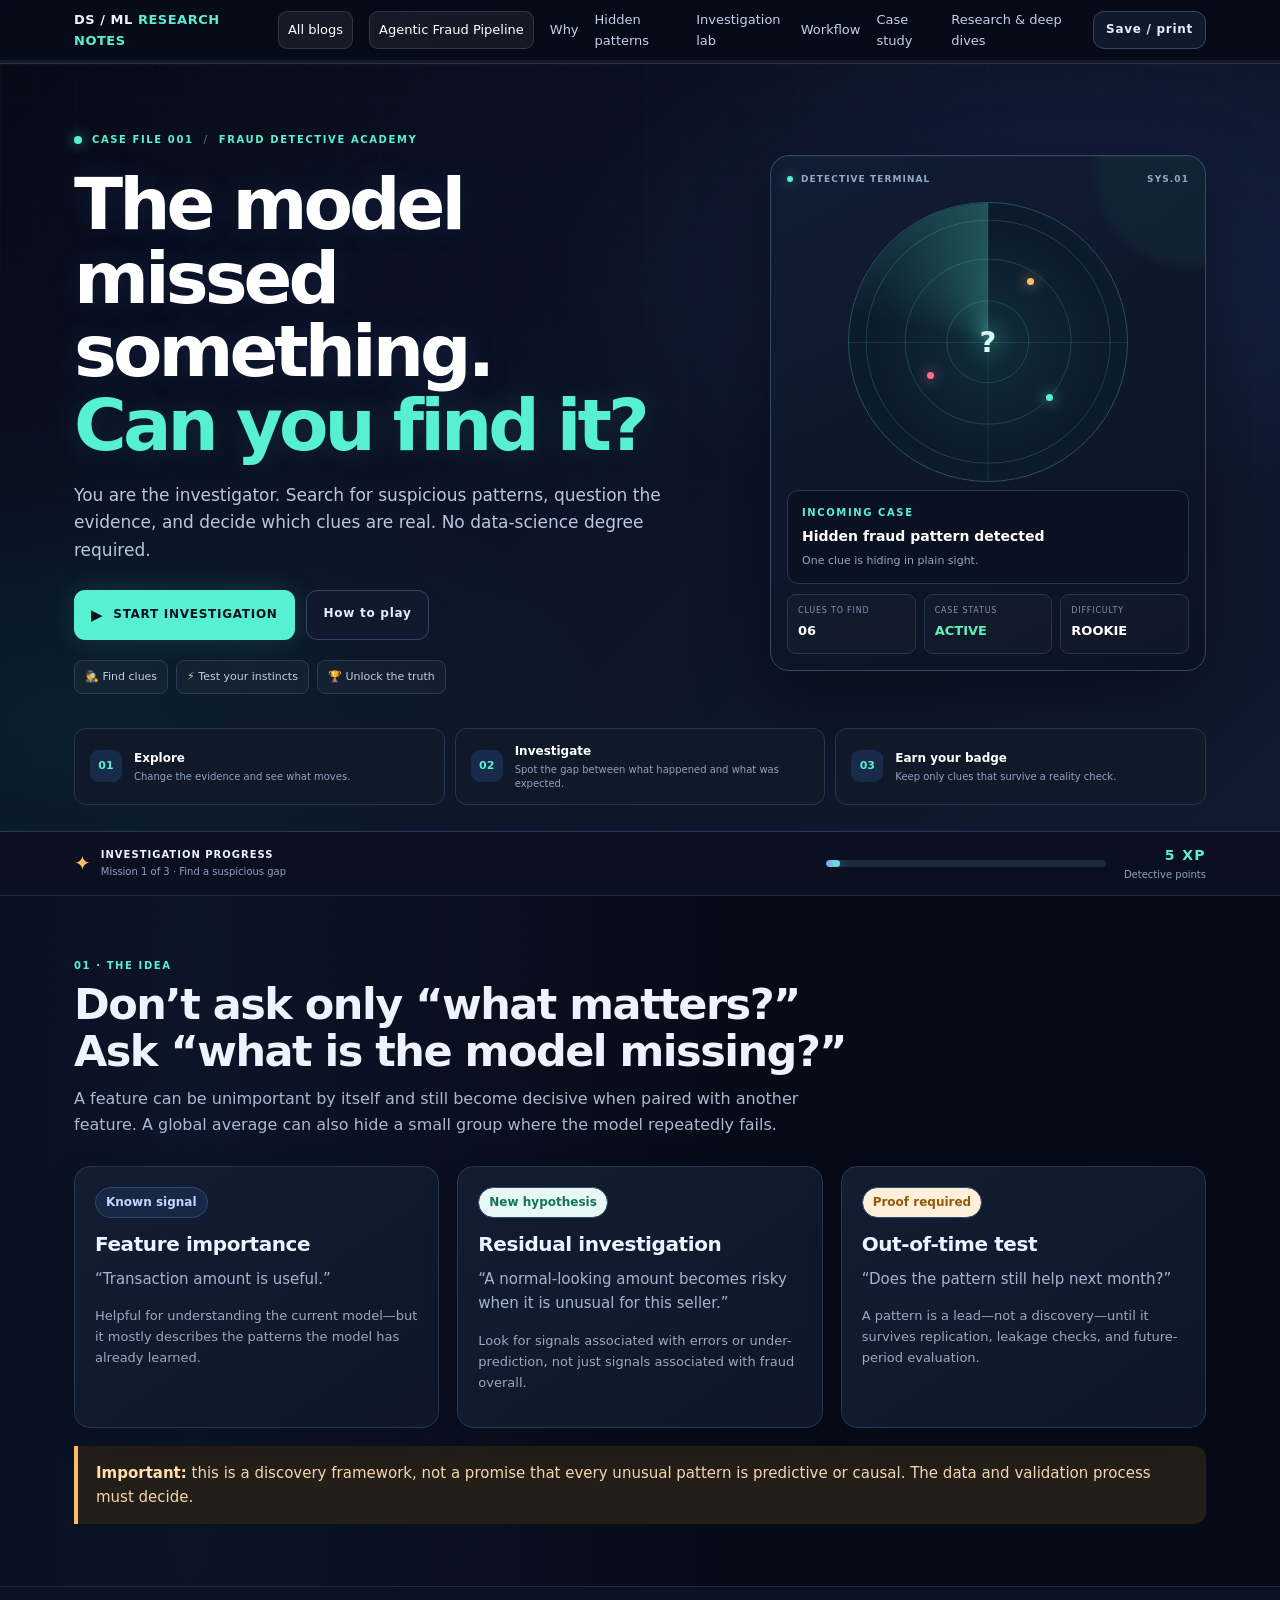
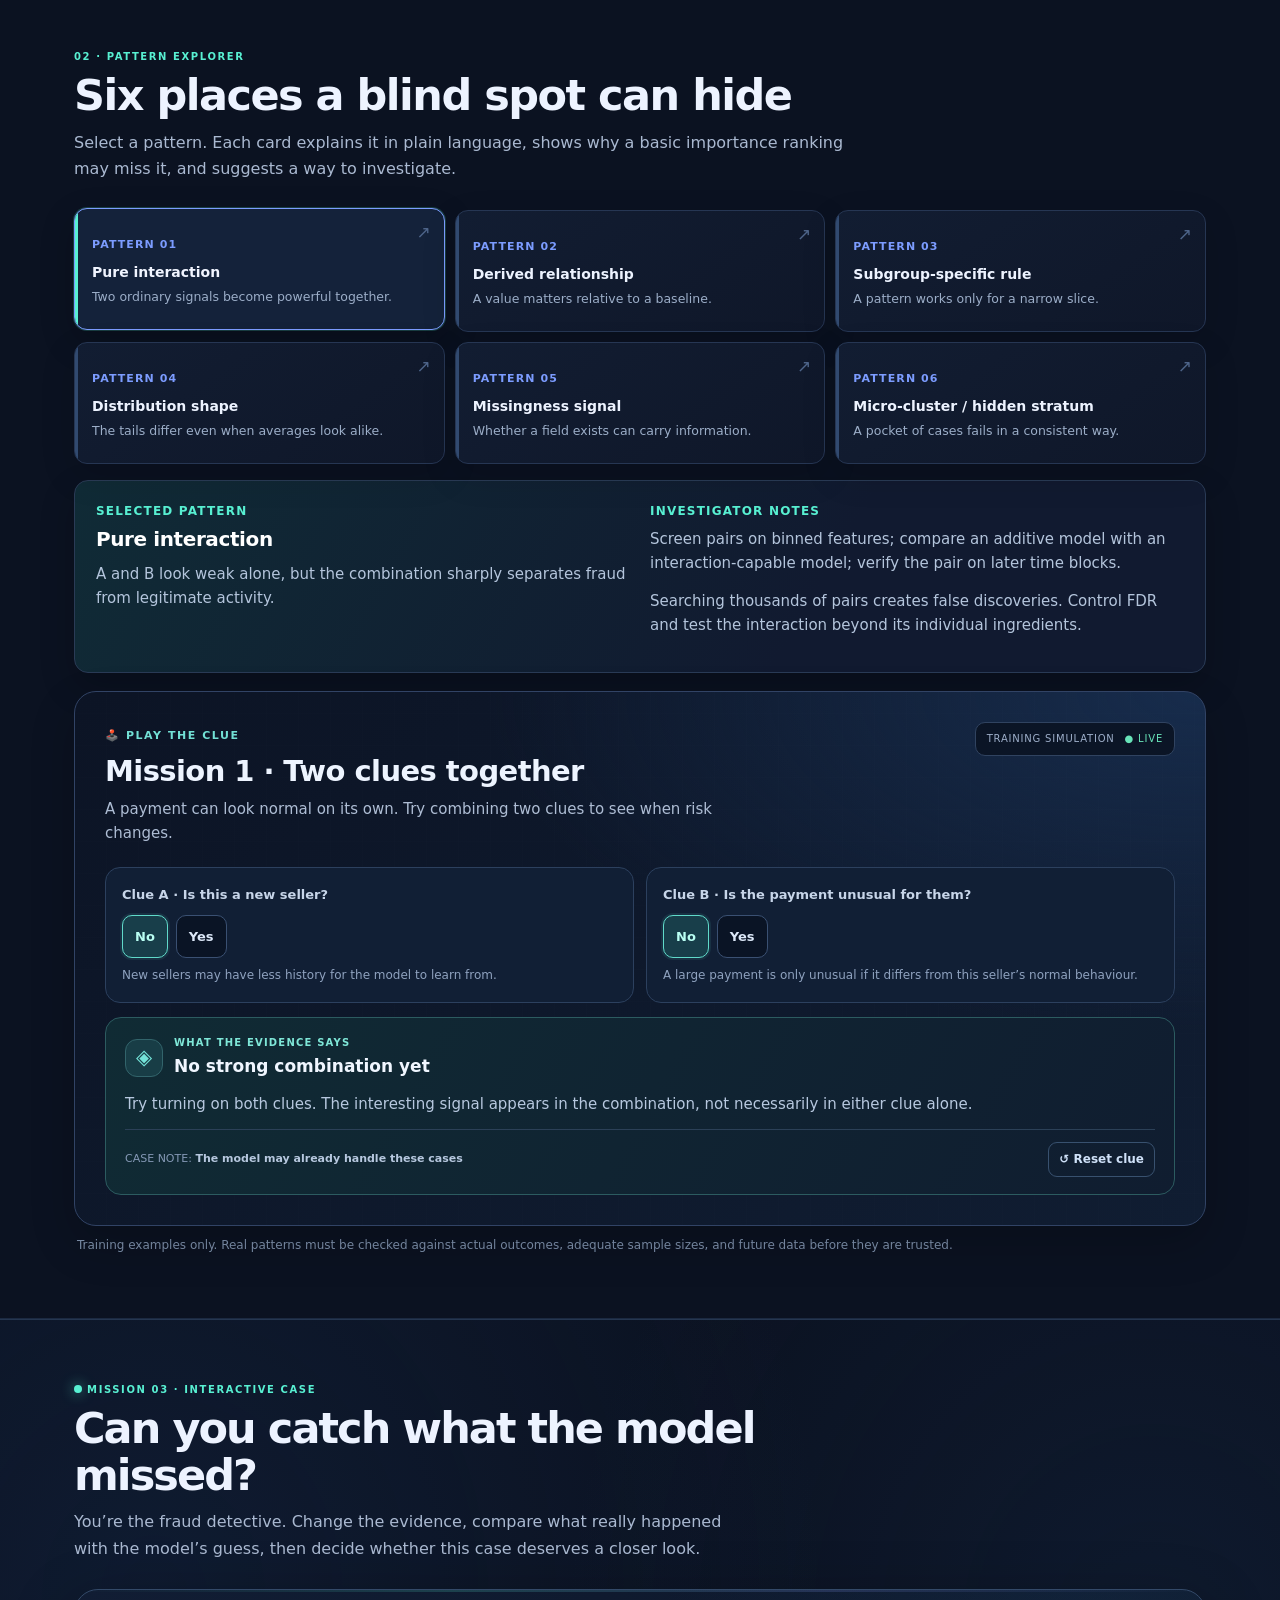
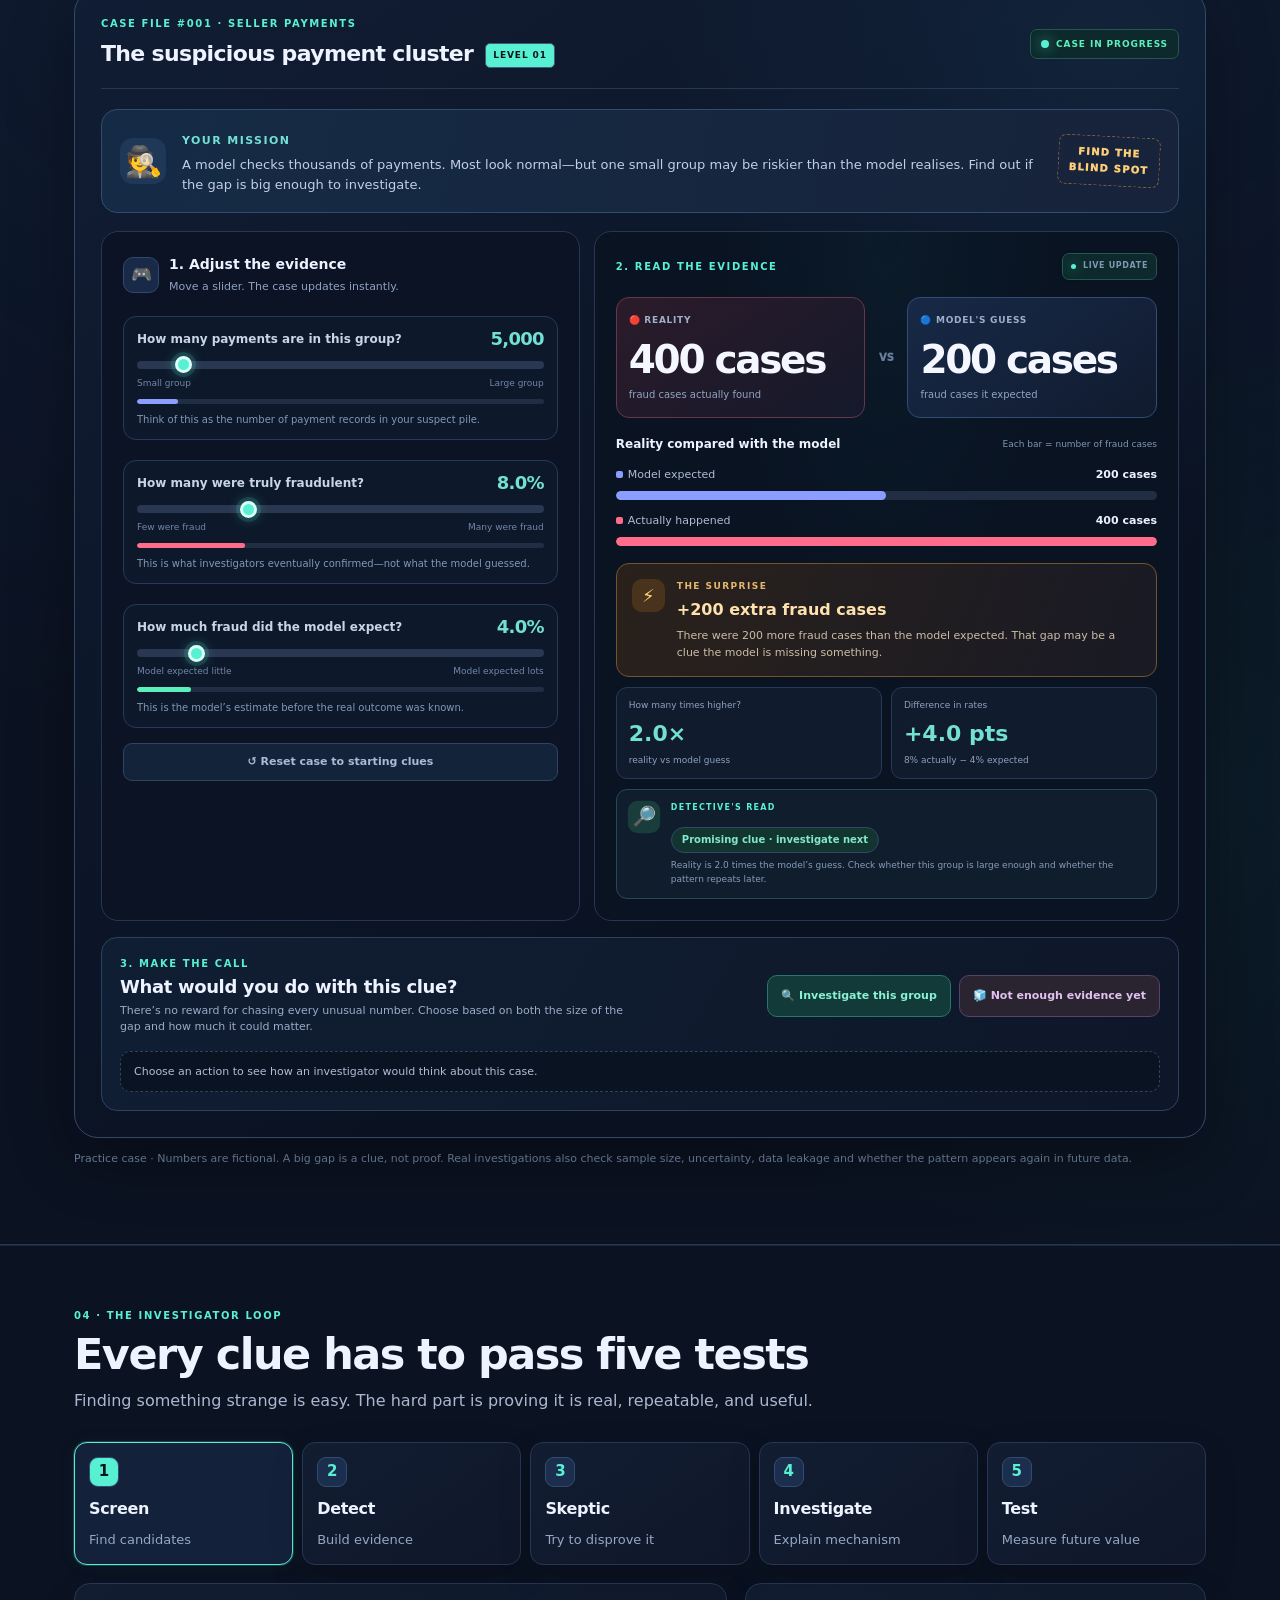
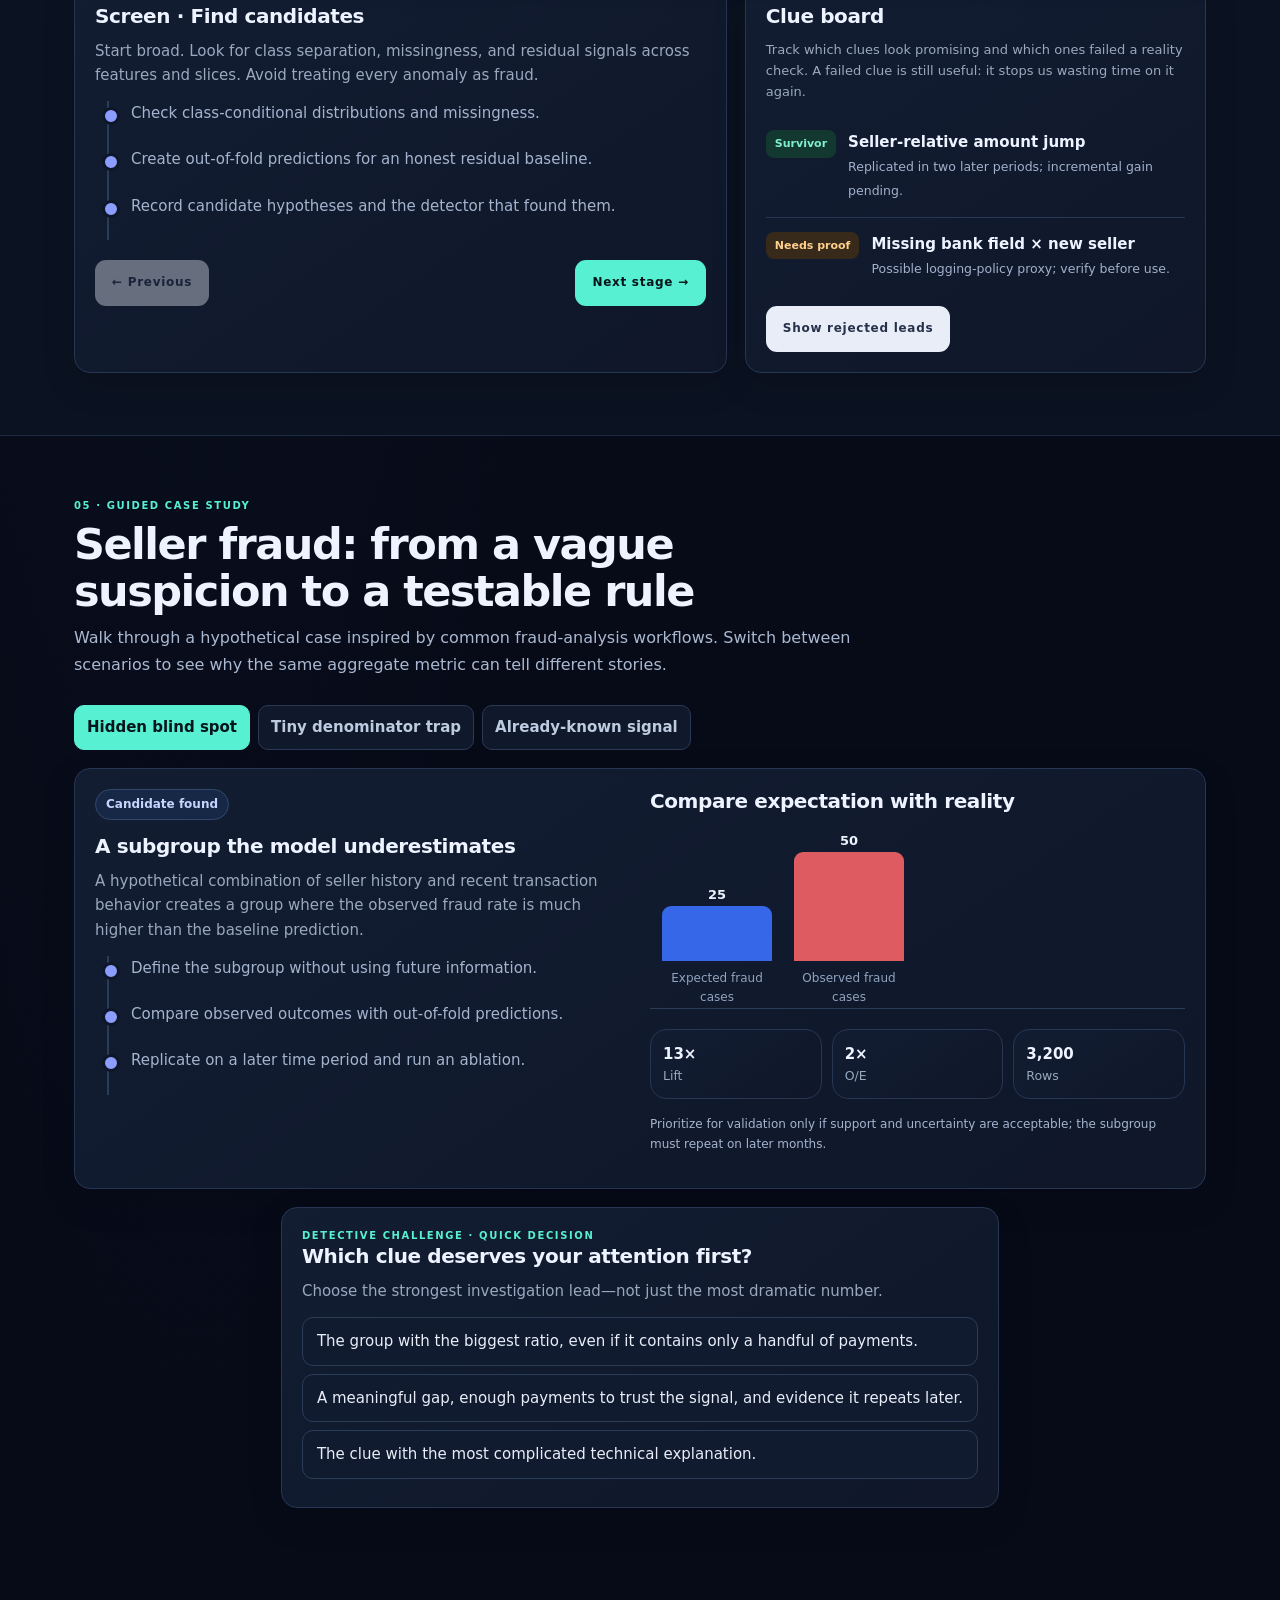
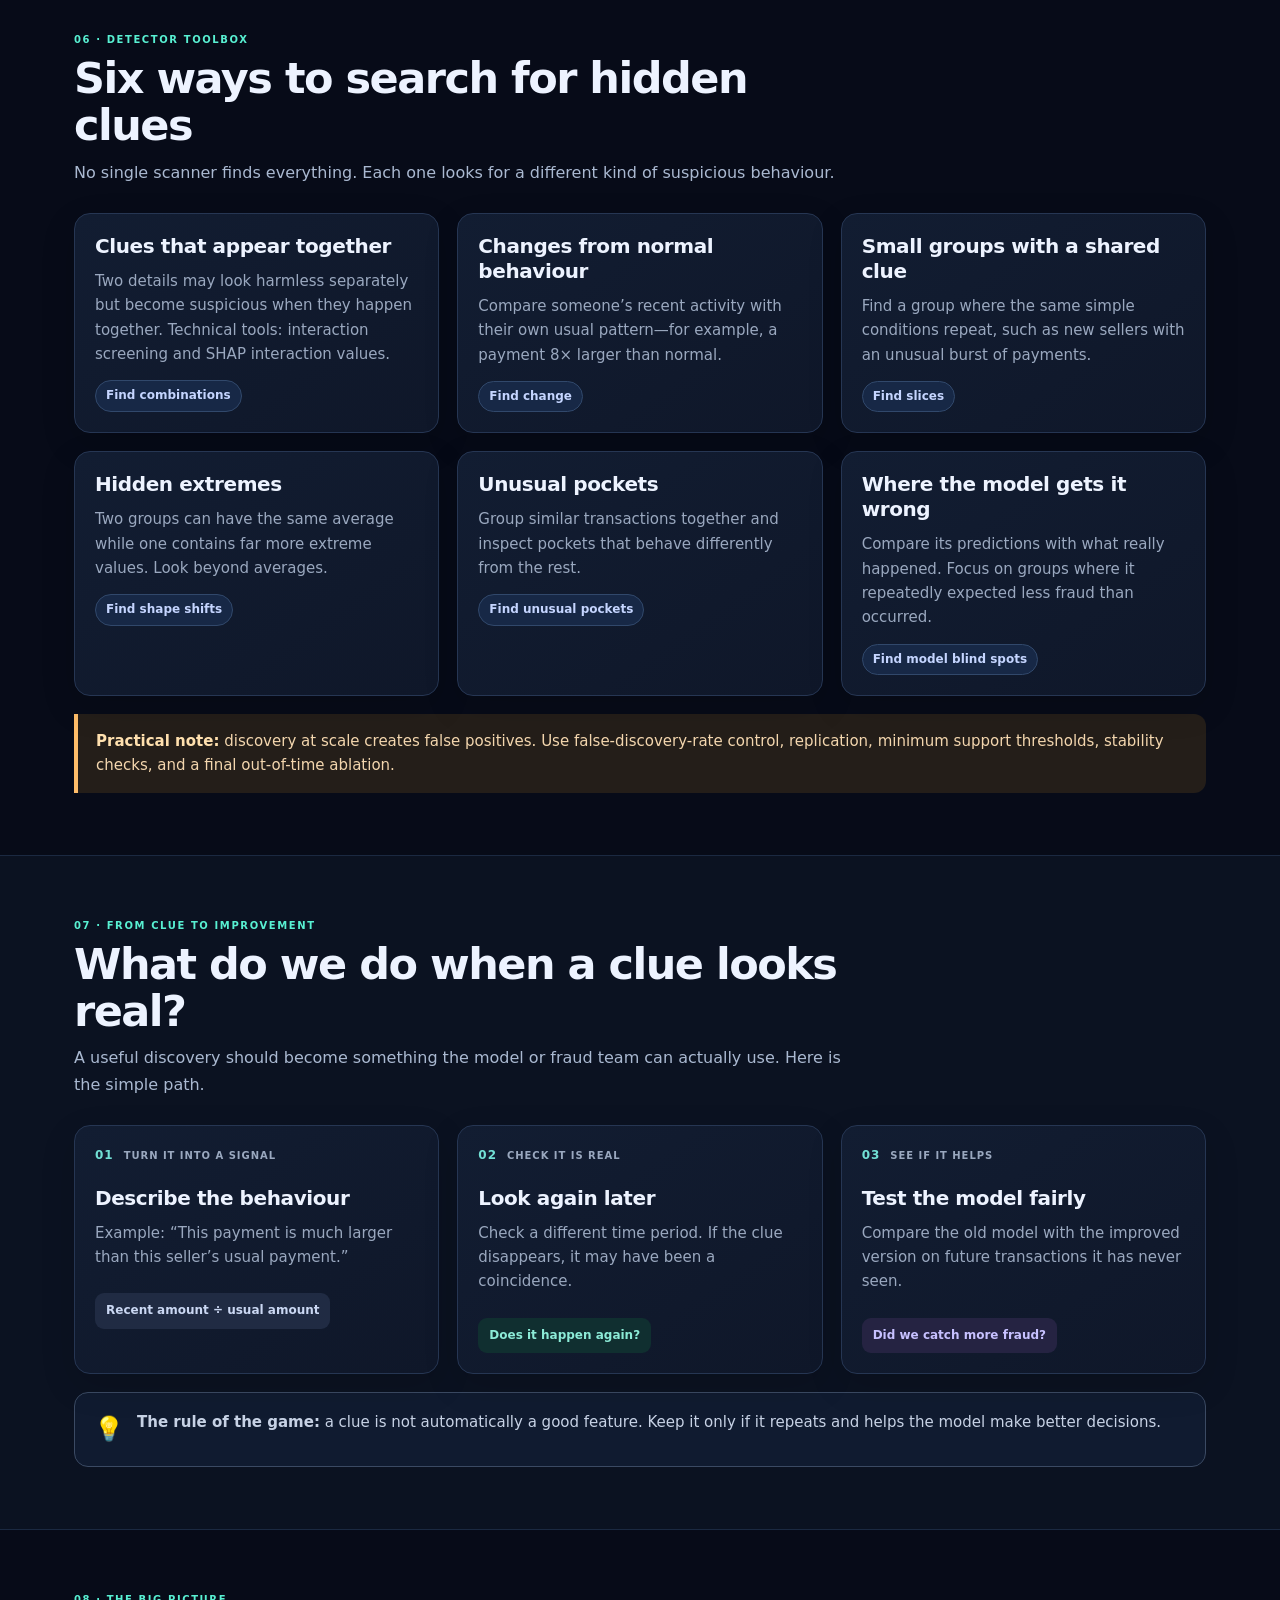
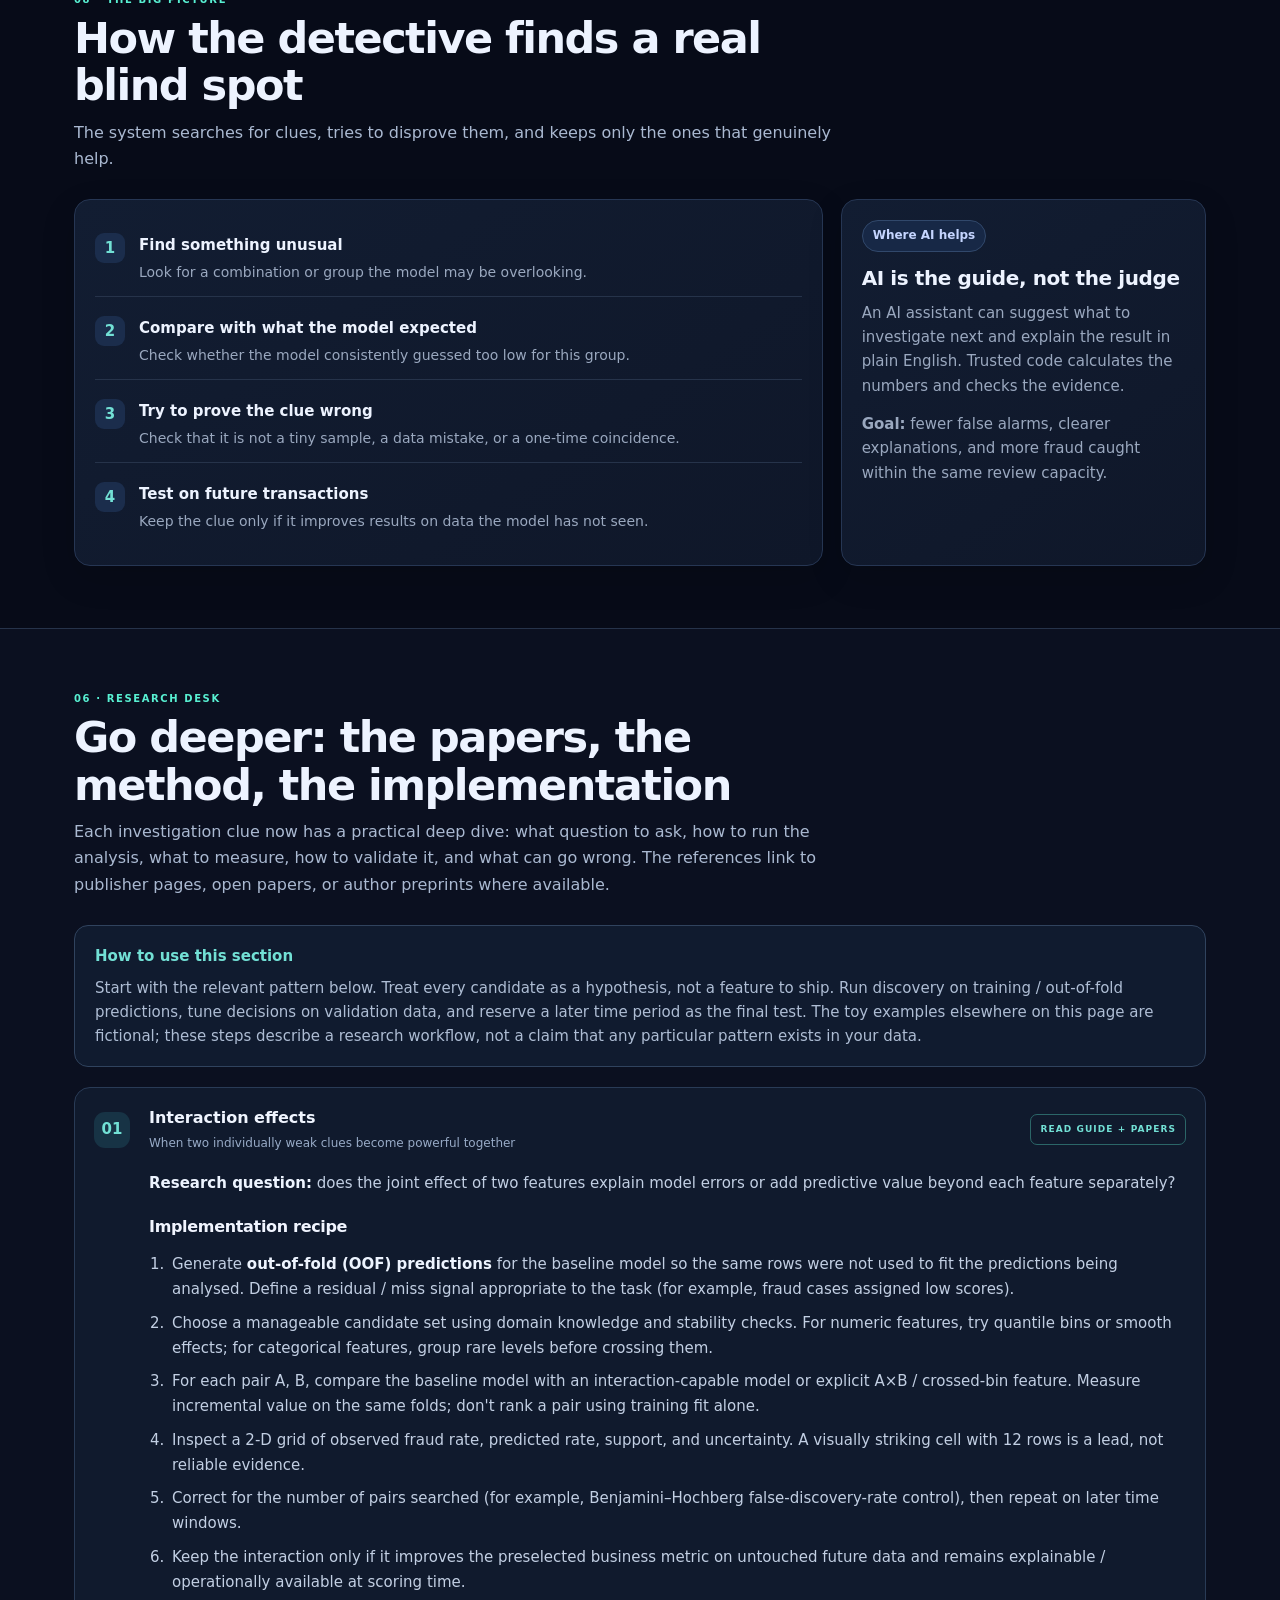
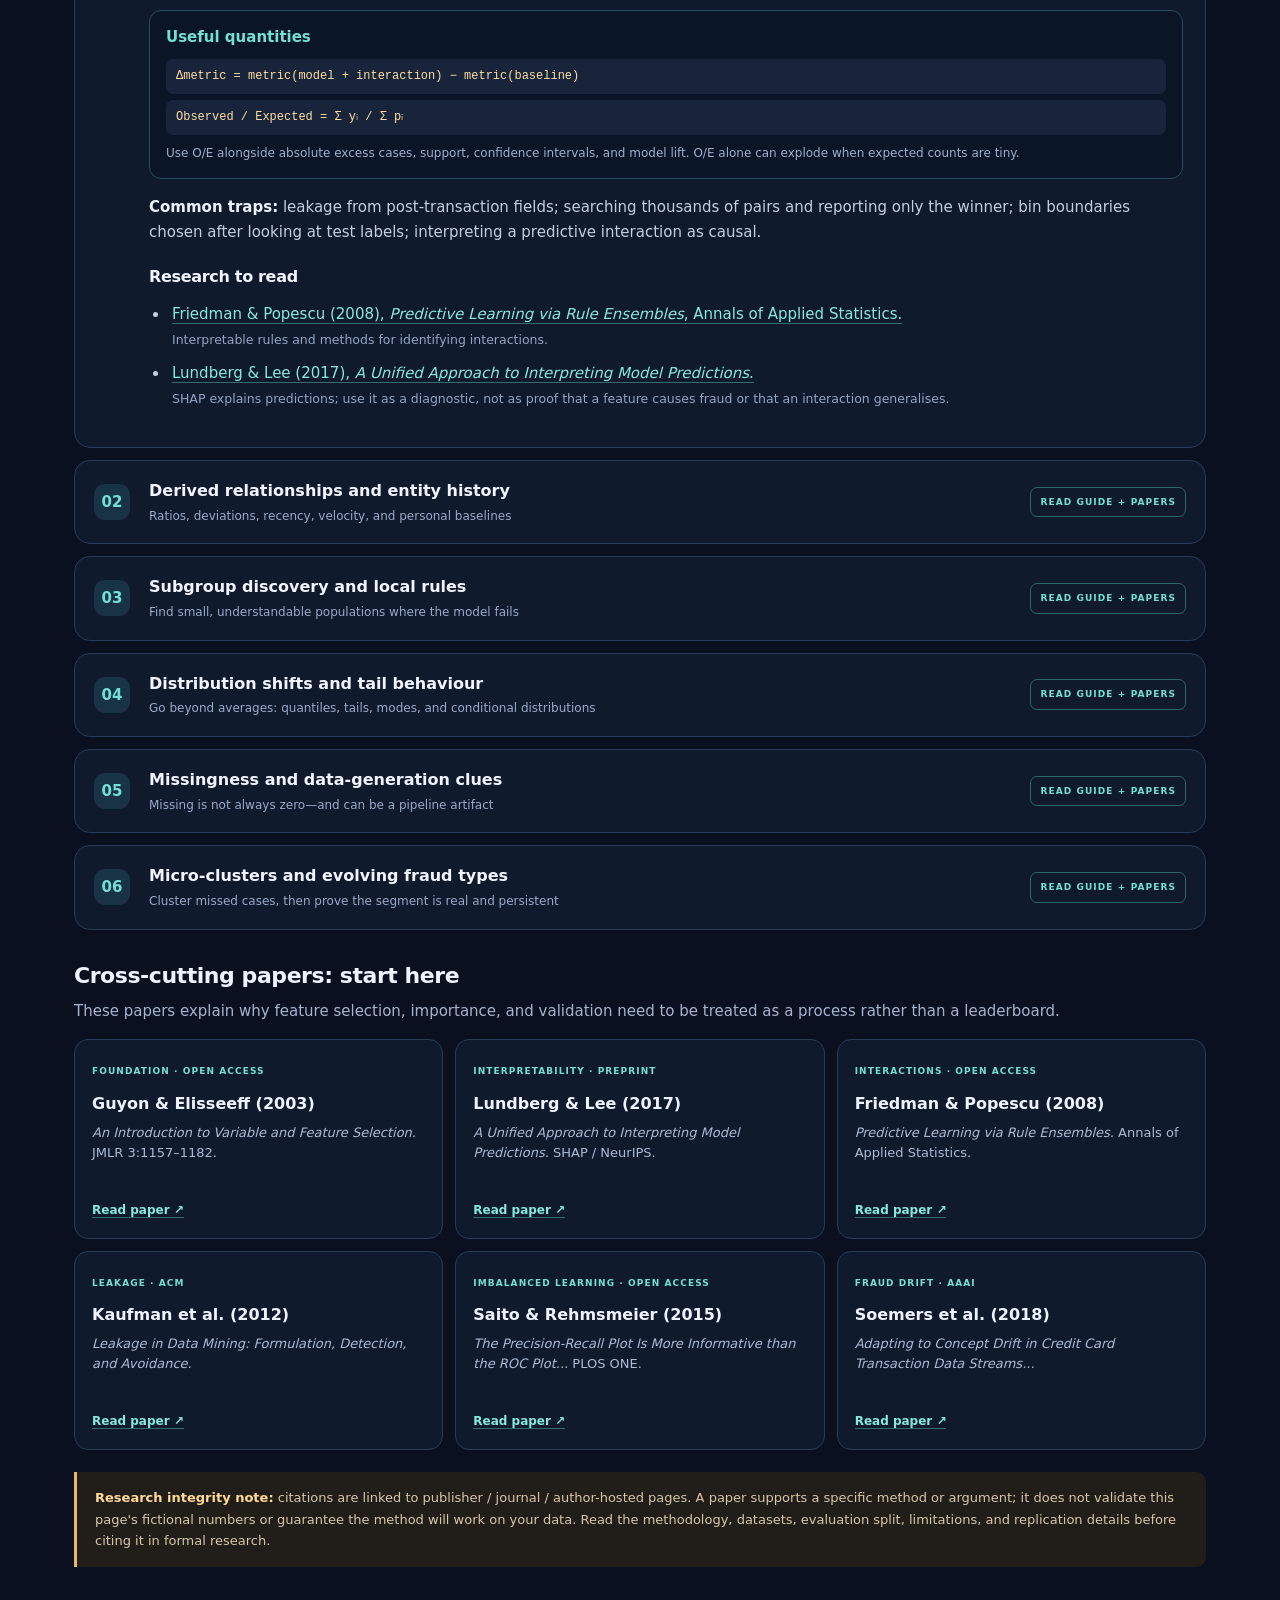
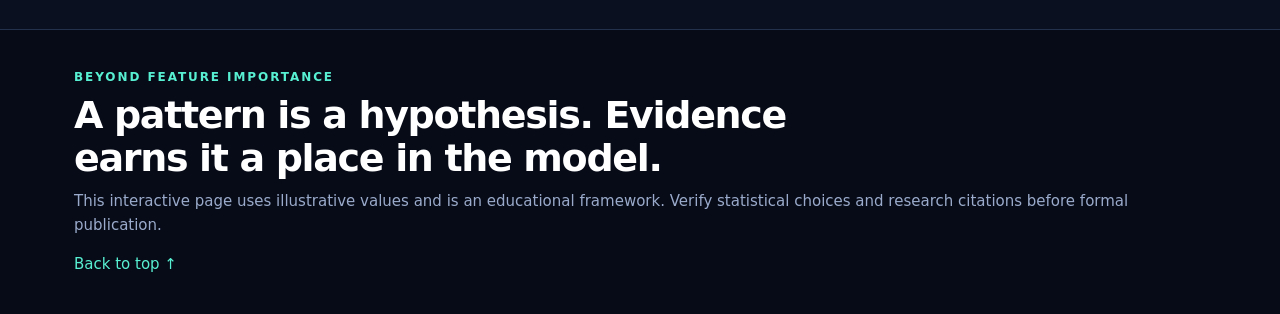
<file: beyond-feature-importance.html>
<!DOCTYPE html>
<html lang="en">
<head>
<meta charset="utf-8">
<meta name="viewport" content="width=device-width, initial-scale=1">
<meta name="theme-color" content="#101827">
<title>Beyond Feature Importance — An Interactive Field Guide</title>
<style>
:root{--bg:#f5f7fb;--paper:#fff;--ink:#172033;--muted:#647089;--line:#dfe5ef;--navy:#101827;--blue:#3567e8;--cyan:#5bd6d0;--orange:#f1a44b;--red:#df5b62;--green:#17866e;--soft:#edf2ff;--shadow:0 18px 50px #17203312}
*{box-sizing:border-box}html{scroll-behavior:smooth}body{margin:0;background:var(--bg);color:var(--ink);font:16px/1.65 Inter,ui-sans-serif,system-ui,-apple-system,BlinkMacSystemFont,"Segoe UI",sans-serif}button,input,select{font:inherit}button{cursor:pointer}a{color:inherit}.shell{max-width:1180px;margin:auto;padding:0 24px}.topbar{position:sticky;top:0;z-index:20;background:#101827ed;color:#fff;backdrop-filter:blur(16px);border-bottom:1px solid #ffffff18}.topinner{height:64px;display:flex;align-items:center;justify-content:space-between;gap:20px}.brand{font-weight:800;letter-spacing:-.03em}.brand span{color:var(--cyan)}.nav{display:flex;gap:20px;align-items:center;font-size:13px;color:#d6deee}.nav a{text-decoration:none}.nav a:hover{color:var(--cyan)}.nav a.page-link{color:#fff;background:#ffffff10;border:1px solid #ffffff20;border-radius:9px;padding:7px 9px;white-space:nowrap}.nav a.page-link:hover{border-color:var(--cyan);color:var(--cyan)}.progress{height:3px;background:#ffffff20}.progress>div{height:100%;width:0;background:var(--cyan);transition:width .2s}.hero{background:radial-gradient(ellipse at 80% 10%,#284d86 0%,transparent 36%),linear-gradient(135deg,#101827,#172e4c 70%,#153b4a);color:#fff;padding:76px 0 64px;overflow:hidden}.eyebrow{text-transform:uppercase;letter-spacing:.16em;font-size:12px;font-weight:800;color:var(--cyan)}h1{font-size:clamp(42px,7vw,76px);line-height:1.02;letter-spacing:-.055em;max-width:850px;margin:18px 0}.hero p{font-size:19px;color:#d6e0f0;max-width:760px}.hero-actions{display:flex;gap:12px;flex-wrap:wrap;margin:28px 0}.btn{border:0;border-radius:12px;padding:12px 17px;font-weight:750;transition:transform .15s,filter .15s}.btn:hover{transform:translateY(-2px);filter:brightness(1.04)}.primary{background:var(--cyan);color:#102033}.ghost{background:#ffffff12;color:#fff;border:1px solid #ffffff40}.statrow{display:flex;gap:12px;flex-wrap:wrap;margin-top:38px}.stat{border:1px solid #ffffff28;background:#ffffff0b;padding:13px 17px;border-radius:14px;min-width:145px}.stat b{display:block;font-size:22px}.stat small{color:#c2cee1}.section{padding:70px 0;scroll-margin-top:80px}.section.alt{background:#eef2f8}.section-head{max-width:760px;margin-bottom:30px}.kicker{font-size:12px;text-transform:uppercase;letter-spacing:.14em;font-weight:800;color:var(--blue)}h2{font-size:clamp(30px,4vw,44px);line-height:1.12;letter-spacing:-.04em;margin:9px 0 14px}h3{font-size:20px;line-height:1.25;margin:0 0 10px;letter-spacing:-.02em}p{margin:0 0 14px}.lead{font-size:18px;color:var(--muted)}.grid{display:grid;grid-template-columns:repeat(12,1fr);gap:18px}.card{background:var(--paper);border:1px solid var(--line);border-radius:18px;padding:23px;box-shadow:var(--shadow)}.span4{grid-column:span 4}.span5{grid-column:span 5}.span6{grid-column:span 6}.span7{grid-column:span 7}.span8{grid-column:span 8}.span12{grid-column:span 12}.muted{color:var(--muted)}.pill{display:inline-flex;align-items:center;gap:7px;border-radius:999px;padding:5px 10px;background:var(--soft);color:#2d53bb;font-size:12px;font-weight:800}.dot{width:8px;height:8px;border-radius:50%;background:var(--cyan)}.pattern-list{display:grid;grid-template-columns:repeat(3,1fr);gap:12px}.pattern{border:1px solid var(--line);background:#fff;border-radius:14px;padding:16px;text-align:left;color:var(--ink);transition:.2s}.pattern:hover,.pattern.active{border-color:var(--blue);box-shadow:0 0 0 3px #3567e81a}.pattern .num{font-size:11px;color:var(--blue);font-weight:900;letter-spacing:.1em}.pattern b{display:block;margin:5px 0}.pattern small{color:var(--muted);line-height:1.4;display:block}.detailbox{margin-top:16px;background:#101827;color:#fff;border-radius:18px;padding:24px;display:grid;grid-template-columns:1fr 1fr;gap:24px}.detailbox p{color:#c9d4e6}.detailbox h3{color:#fff}.detailbox .tag{color:var(--cyan);font-size:12px;text-transform:uppercase;letter-spacing:.1em;font-weight:800}.callout{border-left:4px solid var(--orange);background:#fff7eb;padding:15px 18px;border-radius:0 12px 12px 0;color:#66451b}.steps{display:grid;grid-template-columns:repeat(5,1fr);gap:10px}.step{background:#fff;border:1px solid var(--line);border-radius:15px;padding:17px;position:relative}.step .n{width:30px;height:30px;border-radius:9px;background:var(--navy);color:#fff;display:grid;place-items:center;font-weight:800;margin-bottom:12px}.step p{font-size:13px;color:var(--muted);margin:0}.step.active{border-color:var(--blue);box-shadow:0 0 0 3px #3567e818}.step.active .n{background:var(--blue)}.controls{display:flex;gap:12px;flex-wrap:wrap;align-items:center}.controls label{font-size:13px;color:var(--muted);font-weight:700;display:block;margin-bottom:5px}.field{min-width:140px}.field input,.field select{width:100%;padding:10px 12px;border:1px solid var(--line);border-radius:10px;background:#fff;color:var(--ink)}.calcgrid{display:grid;grid-template-columns:1.1fr .9fr;gap:20px}.result{border-radius:18px;background:#101827;color:#fff;padding:24px}.result .big{font-size:40px;font-weight:850;letter-spacing:-.05em;line-height:1.1}.result p{color:#c5d2e5}.metricrow{display:grid;grid-template-columns:repeat(3,1fr);gap:10px;margin:16px 0}.metric{background:#ffffff0d;border:1px solid #ffffff1a;border-radius:12px;padding:12px}.metric b{display:block;font-size:21px}.metric small{color:#b9c6dc}.bar{height:10px;background:#e5eaf3;border-radius:99px;overflow:hidden;margin:8px 0 16px}.bar span{height:100%;display:block;border-radius:99px;background:var(--blue);width:0;transition:width .35s}.bar.red span{background:var(--red)}.bar.green span{background:var(--green)}.split{display:flex;justify-content:space-between;gap:15px;font-size:13px}.detector{display:flex;gap:12px;padding:14px 0;border-bottom:1px solid var(--line);align-items:flex-start}.detector:last-child{border-bottom:0}.detector input{margin-top:5px;accent-color:var(--blue);width:17px;height:17px}.detector b{display:block}.detector small{color:var(--muted)}.status{padding:5px 9px;border-radius:8px;background:#e6f7f1;color:#11755e;font-size:11px;font-weight:850;white-space:nowrap}.status.warn{background:#fff0dc;color:#93580a}.timeline{border-left:2px solid #dbe3f2;margin:10px 0 0 12px;padding-left:22px}.timeline-item{position:relative;padding:0 0 22px}.timeline-item:before{content:"";position:absolute;left:-29px;top:6px;width:12px;height:12px;border-radius:50%;background:var(--blue);border:3px solid #e6ecfb}.timeline-item p{color:var(--muted);margin:0}.case-switch{display:flex;gap:8px;flex-wrap:wrap;margin-bottom:18px}.case-switch button{border:1px solid var(--line);border-radius:10px;padding:9px 12px;background:#fff;font-weight:750;color:var(--muted)}.case-switch button.active{background:var(--navy);color:#fff;border-color:var(--navy)}.casebody{display:grid;grid-template-columns:1fr 1fr;gap:20px}.casechart{display:flex;align-items:flex-end;gap:22px;height:185px;padding:18px 12px 0;border-bottom:1px solid var(--line)}.colbar{flex:1;max-width:110px;text-align:center}.colbar .fill{border-radius:9px 9px 0 0;min-height:4px;transition:height .4s}.colbar small{display:block;margin-top:8px;color:var(--muted);font-size:12px}.colbar b{font-size:13px}.mini-note{font-size:12px;color:var(--muted)}.quiz-option{display:block;text-align:left;width:100%;padding:12px 14px;border:1px solid var(--line);border-radius:11px;background:#fff;margin:8px 0}.quiz-option:hover{border-color:var(--blue)}.feedback{display:none;margin-top:12px;padding:13px;border-radius:11px;background:#e6f7f1;color:#12644f}.feedback.show{display:block}.footer{background:#101827;color:#fff;padding:38px 0}.footer p{color:#b7c4d8}.toplink{color:var(--cyan);text-decoration:none}.small{font-size:13px}.reveal{opacity:0;transform:translateY(14px);transition:opacity .55s,transform .55s}.reveal.visible{opacity:1;transform:none}.toast{position:fixed;bottom:18px;right:18px;background:#101827;color:white;padding:12px 16px;border-radius:12px;box-shadow:var(--shadow);display:none;z-index:50}.toast.show{display:block}@media(max-width:800px){.topinner{height:auto;min-height:60px;flex-wrap:wrap;padding-top:10px;padding-bottom:10px;row-gap:8px}.topinner .nav{display:flex;order:3;width:100%;overflow-x:auto;white-space:nowrap;gap:10px;padding-bottom:3px}.topinner .brand{margin-right:auto}.topinner>.btn{margin-left:auto}.hero{padding:54px 0}.span4,.span5,.span6,.span7,.span8{grid-column:span 12}.pattern-list{grid-template-columns:repeat(2,1fr)}.steps{grid-template-columns:repeat(2,1fr)}.detailbox,.calcgrid,.casebody{grid-template-columns:1fr}.metricrow{grid-template-columns:repeat(3,1fr)}}@media(max-width:480px){.shell{padding:0 16px}.pattern-list{grid-template-columns:1fr}.steps{grid-template-columns:1fr}.section{padding:48px 0}.stat{min-width:calc(50% - 8px)}.metricrow{grid-template-columns:1fr 1fr}.hero p{font-size:17px}}

/* Dark editorial redesign: calmer contrast, fewer competing surfaces */
:root{--bg:#0b1020;--paper:#111a2d;--ink:#e8edf7;--muted:#9aa8bf;--line:#26334a;--navy:#080d19;--blue:#7c9cff;--cyan:#72e0d5;--orange:#f4bd70;--red:#ff858b;--green:#61d6b3;--soft:#172544;--shadow:0 12px 34px #00000022}
html{background:var(--bg)}body{background:var(--bg);color:var(--ink);line-height:1.62;font-size:15px}
.topbar{background:#080d19ed;border-bottom:1px solid #26334a}.topinner{height:58px}.brand{font-size:13px;letter-spacing:.04em}.nav{gap:16px}.nav a{color:#b8c4d9}.progress{background:#ffffff10}
.hero{padding:62px 0 50px;background:radial-gradient(ellipse at 80% 10%,#1c3158 0%,transparent 38%),linear-gradient(135deg,#080d19,#101b31 70%,#102b32)}
.hero h1{font-size:clamp(38px,6vw,66px);max-width:800px;margin:14px 0;letter-spacing:-.05em}.hero p{font-size:17px;max-width:700px;color:#c0cce0}.hero-actions{margin:22px 0}.statrow{margin-top:26px}.stat{background:#ffffff06;border-color:#ffffff18;min-width:130px;padding:11px 14px}.stat b{font-size:19px}.stat small{font-size:11px;color:#aebbd0}
.section{padding:54px 0;scroll-margin-top:72px}.section.alt{background:#0e1627;border-top:1px solid #19243a;border-bottom:1px solid #19243a}.section-head{margin-bottom:23px}.kicker{color:var(--cyan)}h2{font-size:clamp(27px,3.5vw,38px);margin:7px 0 10px;letter-spacing:-.035em}.lead{font-size:16px;color:#aebbd0;line-height:1.65}.card{background:#111a2d;border-color:#26334a;border-radius:14px;box-shadow:none;padding:20px}.card p{color:#c1cce0}.card .muted,.muted{color:#9aa8bf}.pill{background:#1a2a4b;color:#a9bdff}.pattern-list{grid-template-columns:repeat(3,minmax(0,1fr));gap:10px}.pattern{background:#111a2d;border-color:#26334a;color:#e8edf7;border-radius:12px;padding:14px}.pattern:hover,.pattern.active{border-color:#7c9cff;box-shadow:0 0 0 2px #7c9cff18}.pattern .num{color:#91aaff}.pattern small{color:#9aa8bf}.detailbox{background:#080d19;border:1px solid #26334a;border-radius:14px;padding:21px;gap:20px}.detailbox p{color:#b7c5da}.detailbox .tag{color:var(--cyan)}
.callout{border-left-color:var(--orange);background:#211b16;color:#e8d5b8;border-radius:0 10px 10px 0}.steps{gap:9px}.step{background:#111a2d;border-color:#26334a;border-radius:12px;padding:14px}.step p{color:#9aa8bf}.step .n{background:#24365a}.step.active{border-color:#7c9cff;box-shadow:0 0 0 2px #7c9cff18}.step.active .n{background:#5478e8}
.field label{color:#aab8ce}.field input,.field select{background:#0a1120;color:#e8edf7;border-color:#33425d;color-scheme:dark}.result{background:#080d19;border:1px solid #26334a;border-radius:14px;padding:21px}.result p{color:#b7c5da}.metric{background:#ffffff07;border-color:#ffffff15}.metric small{color:#9aa8bf}.bar{background:#27334a}.bar span{background:#7c9cff}.bar.red span{background:#ff858b}.bar.green span{background:#61d6b3}.mini-note{color:#9aa8bf}.result .eyebrow{color:var(--cyan)}
.case-switch button{background:#111a2d;border-color:#26334a;color:#aab8ce}.case-switch button.active{background:#263a63;border-color:#5478e8;color:#fff}.casechart{border-bottom-color:#33425d}.colbar small{color:#9aa8bf}.quiz-option{background:#0d1526;border-color:#2a3850;color:#dce5f4}.quiz-option:hover{border-color:#7c9cff}.feedback{background:#102c2a;color:#8de5cd}.footer{background:#080d19;border-top:1px solid #26334a}.toplink{color:var(--cyan)}
.btn{border-radius:10px}.primary{background:#72e0d5;color:#071b20}.ghost{background:#ffffff08;color:#e8edf7;border-color:#34415a}.btn[disabled]{opacity:.4}.divider{border-color:#26334a}
#signalBadge{background:#12352f!important;color:#83e7cb!important}.result .pill{background:#12352f;color:#83e7cb}.result .pill[style*="fff0dc"]{background:#332719!important;color:#f4bd70!important}
button:focus-visible,a:focus-visible,input:focus-visible{outline:2px solid var(--cyan);outline-offset:3px}
@media(max-width:800px){.pattern-list{grid-template-columns:repeat(2,minmax(0,1fr))}.hero{padding:48px 0 40px}.section{padding:42px 0}.detailbox{padding:18px}}
@media(max-width:520px){.shell{padding:0 16px}.pattern-list{grid-template-columns:1fr}.stat{min-width:calc(50% - 8px)}.hero h1{font-size:39px}.hero p{font-size:16px}.section{padding:38px 0}.card{padding:17px}}


/* GAME HUD / INVESTIGATION CONSOLE */
:root{--bg:#080d19;--paper:#101a2d;--ink:#edf3ff;--muted:#9cacc7;--line:#293956;--blue:#7c9dff;--cyan:#54f0d1;--orange:#ffc66e;--red:#ff647f;--green:#54e3b5;--soft:#162746;--shadow:0 20px 60px #0005}
body{background:radial-gradient(ellipse at 50% -20%,#192b4c 0%,#080d19 55%);color:var(--ink)}
.topbar{background:#070b15eF;border-bottom:1px solid #263755}.brand span{color:var(--cyan)}.nav a:hover{color:var(--cyan)}
.hero{position:relative;background:radial-gradient(ellipse at 80% 0%,#254b75 0%,transparent 32%),linear-gradient(145deg,#080d19,#0e1c33 65%,#092d32);border-bottom:1px solid #203450}.hero:after{content:"";position:absolute;inset:0;pointer-events:none;opacity:.12;background-image:linear-gradient(#8da9ff18 1px,transparent 1px),linear-gradient(90deg,#8da9ff18 1px,transparent 1px);background-size:34px 34px;mask-image:linear-gradient(to bottom,#000,transparent)}.hero .shell{position:relative;z-index:1}.eyebrow,.kicker{color:var(--cyan)}.hero h1{text-shadow:0 0 32px #5c8aff22}.stat{border-radius:10px;background:#0c1628c9;border-color:#304766}.stat b{color:#fff}.stat small{color:#9fb1cf}
.section.alt{background:#0a1120;border-block:1px solid #192943}.card,.pattern,.step{background:linear-gradient(145deg,#111d32,#0d1628);border-color:#263754;box-shadow:0 8px 24px #0002}.card{border-radius:16px}.card:hover{border-color:#3e5a83}.pattern{position:relative;overflow:hidden;border-radius:13px;transition:transform .2s,border-color .2s,box-shadow .2s}.pattern:before{content:"";position:absolute;left:0;top:0;bottom:0;width:3px;background:#314a70;transition:background .2s}.pattern:hover{transform:translateY(-3px)}.pattern.active{border-color:#6c91ff;background:linear-gradient(145deg,#17284a,#101a2d);box-shadow:0 0 0 1px #6c91ff33,0 12px 28px #0003}.pattern.active:before{background:var(--cyan)}.pattern .num{color:#88a7ff}.detailbox{border:1px solid #30476a;background:linear-gradient(120deg,#101c31,#0a1221);box-shadow:inset 0 1px #ffffff08}.detailbox .tag{color:var(--cyan)}.pill{background:#15294b;color:#b6c7ff;border:1px solid #314a74}.callout{background:#211b16;border-left-color:var(--orange);color:#f4dfbd}.steps .n{background:#1d3155;border:1px solid #3c5680}.step.active{border-color:#6c91ff;background:#14213a}.step.active .n{background:#6c91ff;color:#081021}.result{background:linear-gradient(150deg,#0b1425,#080d19);border-color:#2b4162}.metric{background:#111e33;border-color:#2a3c5a}.case-switch button,.quiz-option{background:#101a2d;color:#dfe9fb;border-color:#2a3d5c}.case-switch button.active{background:#263d69;border-color:#7093ff}.footer{background:#060a13;border-top:1px solid #20304a}
.mission-section{position:relative;overflow:hidden}.mission-section:before{content:"";position:absolute;inset:0;pointer-events:none;background:radial-gradient(ellipse at 12% 18%,#19335b45,transparent 42%),radial-gradient(ellipse at 90% 70%,#0c4b4630,transparent 35%)}.mission-section .shell{position:relative}.mission-board{position:relative;border:1px solid #2d4264;border-radius:20px;background:linear-gradient(135deg,#101b30 0%,#0b1425 58%,#0d1b2b 100%);padding:clamp(16px,3vw,30px);box-shadow:0 25px 70px #0005,inset 0 1px #ffffff0a;overflow:hidden}.mission-board:before{content:"";position:absolute;inset:0;pointer-events:none;opacity:.18;background-image:linear-gradient(#7e9eea10 1px,transparent 1px),linear-gradient(90deg,#7e9eea10 1px,transparent 1px);background-size:26px 26px}.mission-board>*{position:relative}.mission-topline{display:flex;align-items:center;justify-content:space-between;gap:18px;padding-bottom:20px;border-bottom:1px solid #293b58;margin-bottom:20px}.micro-label{font-size:10px;letter-spacing:.15em;font-weight:900;color:#7f97bb;display:block}.mission-title{font-size:clamp(20px,3vw,27px);font-weight:850;letter-spacing:-.035em;margin-top:4px}.level-tag{font-size:10px;vertical-align:middle;margin-left:7px;border:1px solid #435a80;background:#192b49;color:#9fb9ff;border-radius:5px;padding:4px 7px;letter-spacing:.1em}.live-status,.scan-chip{display:inline-flex;align-items:center;gap:7px;color:#8be8d7;font-size:10px;font-weight:900;letter-spacing:.1em;border:1px solid #23564f;background:#0d292b;padding:7px 10px;border-radius:7px;white-space:nowrap}.live-dot{display:inline-block;width:7px;height:7px;background:#54f0d1;border-radius:50%;box-shadow:0 0 12px #54f0d1;animation:pulse 1.7s infinite}@keyframes pulse{50%{opacity:.45;box-shadow:0 0 3px #54f0d1}}.mission-layout{display:grid;grid-template-columns:minmax(0,1fr) minmax(0,1fr);gap:18px}.control-panel,.intel-panel{min-width:0;border:1px solid #273b59;border-radius:14px;background:#0a1323d9;padding:clamp(14px,2vw,22px)}.panel-heading{display:flex;align-items:center;gap:12px;margin-bottom:24px}.panel-icon{width:38px;height:38px;display:grid;place-items:center;background:#172c4c;border:1px solid #34517a;color:#9cb8ff;border-radius:10px;font-size:22px}.panel-heading b{display:block;font-size:15px}.panel-heading small{display:block;color:#8194b2;font-size:12px;margin-top:2px}.slider-control{margin:0 0 25px}.slider-head{display:flex;justify-content:space-between;align-items:baseline;gap:12px;margin-bottom:12px}.slider-head label{font-size:13px;color:#b8c8e2;font-weight:700}.slider-head output{font-size:20px;font-weight:850;font-variant-numeric:tabular-nums;letter-spacing:-.04em;color:#f1f5ff;white-space:nowrap}.slider-control input[type=range]{appearance:none;-webkit-appearance:none;width:100%;height:7px;border-radius:99px;background:linear-gradient(90deg,#6f91ff,#54e3c6);outline:none;display:block;margin:0;cursor:ew-resize}.slider-control input[type=range]::-webkit-slider-thumb{appearance:none;width:19px;height:19px;border-radius:50%;background:#eaf1ff;border:4px solid #7094ff;box-shadow:0 0 0 4px #7094ff20,0 2px 8px #0007}.slider-control input[type=range]::-moz-range-thumb{width:13px;height:13px;border-radius:50%;background:#eaf1ff;border:4px solid #7094ff;box-shadow:0 0 0 4px #7094ff20}.slider-foot{display:flex;justify-content:space-between;color:#617796;font-size:10px;margin-top:9px}.mission-bar{height:4px;margin:10px 0 0;background:#1b2b45}.mission-bar span{background:linear-gradient(90deg,#6e91ff,#54f0d1)}.mission-bar.red span{background:linear-gradient(90deg,#ff718b,#ffb16e)}.mission-bar.green span{background:linear-gradient(90deg,#4edbb3,#79f2d6)}.investigator-tip{display:flex;gap:12px;align-items:flex-start;padding:15px;border:1px solid #4b3e29;border-radius:11px;background:linear-gradient(120deg,#2b2116,#191a20)}.tip-icon{color:#ffcb75;font-size:20px;line-height:1.3}.investigator-tip p{font-size:12px;line-height:1.6;color:#cbbd9f;margin:0}.investigator-tip b{display:block;color:#ffe0a9;margin-bottom:3px}.intel-head{display:flex;justify-content:space-between;gap:10px;align-items:center;flex-wrap:wrap;margin-bottom:17px}.scan-chip{font-size:9px;padding:6px 8px}.primary-metric{border:1px solid #344a6c;border-radius:12px;padding:19px;background:radial-gradient(ellipse at 100% 0%,#263e6944,transparent 60%),#101c31}.metric-caption{font-size:10px;letter-spacing:.14em;font-weight:900;color:#8096bb}.primary-metric .big{font-size:clamp(38px,4.4vw,56px);font-weight:900;line-height:1.08;letter-spacing:-.06em;color:#fff;margin:9px 0}.primary-metric .big span{font-size:14px;letter-spacing:.02em;color:#91a5c6;font-weight:700}.primary-metric p{font-size:12px;line-height:1.6;color:#a7b8d3;margin:0}.intel-metrics{display:grid;grid-template-columns:repeat(3,minmax(0,1fr));gap:8px;margin:10px 0 19px}.intel-metric{min-width:0;padding:12px 10px;background:#111f34;border:1px solid #293d5c;border-radius:10px}.intel-metric span{display:block;color:#7890b4;font-size:8px;font-weight:900;letter-spacing:.08em;line-height:1.5;min-height:25px}.intel-metric b{display:block;font-size:clamp(17px,2vw,23px);color:#f1f5ff;letter-spacing:-.04em;margin:5px 0;overflow-wrap:anywhere}.intel-metric small{display:block;color:#8295b4;font-size:9px;line-height:1.4}.case-comparison{border-top:1px solid #263852;padding-top:16px}.comparison-heading{display:flex;justify-content:space-between;gap:10px;align-items:baseline;margin-bottom:14px}.comparison-heading b{font-size:13px}.comparison-heading small{font-size:10px;color:#7e91af}.split{font-size:11px;color:#a8b9d3;align-items:center}.split b{font-size:13px;color:#e9f0ff;font-variant-numeric:tabular-nums}.legend-dot{display:inline-block;width:7px;height:7px;border-radius:50%;margin-right:5px}.expected-dot{background:#7c9dff}.actual-dot{background:#ff718b}.compare-bar{height:6px;margin:7px 0 13px;background:#1d2d47}.compare-bar span{background:#7c9dff}.compare-bar.red span{background:#ff718b}.mission-verdict{display:flex;gap:11px;margin-top:17px;padding-top:16px;border-top:1px solid #263852}.verdict-icon{width:32px;height:32px;flex:0 0 32px;display:grid;place-items:center;border-radius:9px;background:#10382f;color:#5de6bd;font-size:20px}.mission-verdict .micro-label{font-size:9px;margin-bottom:7px}.mission-verdict .pill{display:inline-flex;white-space:normal;line-height:1.4;font-size:11px}.mission-verdict p{font-size:10px;line-height:1.55;color:#788eae;margin:8px 0 0}.lab-footnote{color:#7386a4!important;font-size:11px!important;margin-top:12px}.mission-section .section-head{max-width:800px}.mission-section h2{letter-spacing:-.045em}.mission-section .lead{max-width:650px}
@media(max-width:850px){.mission-layout{grid-template-columns:1fr}.intel-metrics{grid-template-columns:repeat(3,minmax(0,1fr))}.mission-topline{align-items:flex-start}.mission-title{font-size:22px}}
@media(max-width:520px){.mission-board{padding:12px;border-radius:14px}.mission-topline{flex-direction:column;align-items:flex-start}.control-panel,.intel-panel{padding:13px}.slider-control{margin-bottom:22px}.intel-metrics{gap:5px}.intel-metric{padding:9px 7px}.intel-metric span{font-size:7px}.intel-metric small{font-size:8px}.comparison-heading{align-items:flex-start;flex-direction:column}.live-status{font-size:9px}}

/* GAME EXPERIENCE OVERHAUL — detective mission, readable for non-technical visitors */
:root{--bg:#070b18;--paper:#10182b;--ink:#edf3ff;--muted:#a2b1cc;--line:#273653;--navy:#070b18;--blue:#8b9dff;--cyan:#58f0d2;--orange:#ffbd69;--red:#ff6d8b;--green:#5cf0bd;--soft:#172443;--shadow:0 18px 55px #0007}
body{background:radial-gradient(ellipse at 15% 10%,#17264a55,transparent 35%),var(--bg);color:var(--ink);font-size:15px}
.topbar{background:#070b18eF;border-bottom:1px solid #24314c}.topinner{height:60px}.brand span{color:var(--cyan)}.nav a{color:#c5d0e5}.nav a:hover{color:var(--cyan)}
.hero.game-hero{position:relative;padding:68px 0 26px;overflow:hidden;background:radial-gradient(ellipse at 82% 26%,#233b7555,transparent 33%),radial-gradient(ellipse at 4% 85%,#0b786d22,transparent 32%),linear-gradient(135deg,#070b18 0%,#0d1428 54%,#101a30 100%);border-bottom:1px solid #273653}
.hero.game-hero:before{content:"";position:absolute;inset:0;pointer-events:none;opacity:.16;background-image:linear-gradient(#40507144 1px,transparent 1px),linear-gradient(90deg,#40507144 1px,transparent 1px);background-size:38px 38px;mask-image:linear-gradient(to bottom,#000,transparent 92%)}
.hero-game-grid{position:relative;display:grid;grid-template-columns:1.2fr .8fr;gap:42px;align-items:center}.game-eyebrow,.micro-label,.console-label{font-size:10px;letter-spacing:.16em;font-weight:900;color:var(--cyan)}.game-eyebrow{display:flex;align-items:center;gap:10px}.pulse-dot,.live-dot,.console-top i{display:inline-block;width:8px;height:8px;border-radius:50%;background:var(--cyan);box-shadow:0 0 13px #58f0d2aa;animation:pulse 1.8s infinite}.eyebrow-divider{color:#50617f}.hero h1{font-size:clamp(42px,5.8vw,72px);line-height:1.02;max-width:720px;margin:20px 0;letter-spacing:-.055em}.hero h1 em{font-style:normal;color:var(--cyan);text-shadow:0 0 32px #58f0d222}.hero p{font-size:17px;max-width:620px;color:#b8c7df}.hero-actions{gap:11px;margin:25px 0 20px}.btn{border-radius:11px;font-size:12px;letter-spacing:.06em;padding:13px 17px}.game-cta{box-shadow:0 0 28px #58f0d225;display:inline-flex;align-items:center;gap:10px}.game-cta span{font-size:15px}.primary{background:var(--cyan);color:#06141c}.ghost{background:#10192d;border:1px solid #344562;color:#e5edff}.hero-tags{display:flex;gap:8px;flex-wrap:wrap}.hero-tags span{font-size:11px;color:#c0cde2;background:#ffffff08;border:1px solid #2b3a57;padding:7px 10px;border-radius:8px}
.hero-console{position:relative;border:1px solid #344765;border-radius:19px;background:linear-gradient(150deg,#111d34f5,#0b1223f5);padding:16px;box-shadow:0 24px 75px #0006, inset 0 1px #ffffff0a;overflow:hidden}.hero-console:after{content:"";position:absolute;right:-80px;top:-80px;width:190px;height:190px;background:#58f0d20b;border-radius:50%;filter:blur(5px);pointer-events:none}.console-top{display:flex;justify-content:space-between;align-items:center;color:#94a7c6;font-size:9px;font-weight:900;letter-spacing:.12em}.console-top span:first-child{display:flex;align-items:center;gap:8px}.console-top i{width:6px;height:6px}.radar{position:relative;width:min(100%,280px);aspect-ratio:1;margin:15px auto 8px;border-radius:50%;overflow:hidden;background:radial-gradient(circle,#102c3a 0%,#0c1a2c 60%,#0b1424 100%);border:1px solid #28505b;box-shadow:inset 0 0 30px #58f0d20b}.radar:before,.radar:after{content:"";position:absolute;inset:50% 0 auto;height:1px;background:#4ddac522}.radar:after{transform:rotate(90deg)}.radar-ring{position:absolute;border:1px solid #3d8e8c55;border-radius:50%;left:50%;top:50%;transform:translate(-50%,-50%)}.ring-a{width:30%;height:30%}.ring-b{width:60%;height:60%}.ring-c{width:88%;height:88%}.radar-sweep{position:absolute;inset:0;border-radius:50%;background:conic-gradient(from 0deg,transparent 0 72%,#58f0d200 78%,#58f0d244 100%);animation:spin 5s linear infinite}.radar-dot{position:absolute;width:7px;height:7px;background:var(--orange);border-radius:50%;box-shadow:0 0 14px var(--orange)}.dot-a{top:27%;left:64%}.dot-b{top:61%;left:28%;background:var(--red);box-shadow:0 0 14px var(--red)}.dot-c{top:69%;left:71%;background:var(--cyan);box-shadow:0 0 14px var(--cyan)}.radar-center{position:absolute;left:50%;top:50%;transform:translate(-50%,-50%);font-size:29px;font-weight:900;color:#dffef8;text-shadow:0 0 22px #58f0d2}.console-message{padding:14px;background:#0a1222;border:1px solid #263953;border-radius:11px;display:flex;flex-direction:column;gap:4px}.console-message b{font-size:14px}.console-message small{font-size:11px;color:#94a7c6}.console-stats{display:grid;grid-template-columns:repeat(3,1fr);gap:8px;margin-top:10px}.console-stats>div{background:#ffffff05;border:1px solid #253650;padding:10px;border-radius:9px}.console-stats small{display:block;color:#7f92b1;font-size:8px;letter-spacing:.1em}.console-stats b{font-size:13px}.console-stats .online{color:var(--green)}.game-how{position:relative;display:grid;grid-template-columns:repeat(3,1fr);gap:10px;margin-top:34px}.how-card{display:flex;align-items:center;gap:12px;padding:13px 15px;background:#10192a;border:1px solid #253650;border-radius:12px}.how-icon{width:32px;height:32px;flex:0 0 32px;border-radius:9px;display:grid;place-items:center;background:#182b4a;color:var(--cyan);font-weight:900;font-size:11px}.how-card b{display:block;font-size:12px}.how-card small{display:block;color:#91a2be;font-size:10px;line-height:1.4;margin-top:2px}
.game-progress-wrap{background:#0a1020;border-bottom:1px solid #1e2b43}.game-progress{display:grid;grid-template-columns:1fr minmax(100px,280px) auto;align-items:center;gap:18px;padding-top:12px;padding-bottom:12px}.game-progress>div:first-child{display:flex;align-items:center;gap:10px}.progress-icon{color:var(--orange);font-size:20px}.game-progress b{display:block;font-size:10px;letter-spacing:.1em}.game-progress small{display:block;color:#8fa0bc;font-size:10px}.xp-track{height:7px;border-radius:20px;background:#1b2941;overflow:hidden}.xp-track span{display:block;height:100%;width:0;background:linear-gradient(90deg,var(--blue),var(--cyan));border-radius:20px;box-shadow:0 0 14px #58f0d277;transition:width .4s}.xp-score{text-align:right;min-width:70px}.xp-score b{color:var(--cyan);font-size:14px}
.section{padding:62px 0;scroll-margin-top:75px}.section.alt{background:#0b1221;border-top:1px solid #1b2941;border-bottom:1px solid #1b2941}.section-head{max-width:790px;margin-bottom:27px}.kicker{color:var(--cyan);font-size:10px;letter-spacing:.16em}.section h2{font-size:clamp(29px,4vw,43px);line-height:1.1}.lead{color:#aab9d1;font-size:16px}.card,.pattern,.step{background:linear-gradient(145deg,#121d32,#0f1729);border:1px solid #263653;box-shadow:0 12px 35px #0002;color:var(--ink)}.card{border-radius:16px}.card p,.muted{color:#a5b4ce}.pattern{border-radius:13px;text-align:left;min-height:122px;padding:17px;position:relative;overflow:hidden}.pattern:after{content:"↗";position:absolute;right:13px;top:10px;color:#4e658a;font-size:17px}.pattern:hover,.pattern.active{border-color:#58f0d2;box-shadow:0 0 0 1px #58f0d233,0 12px 35px #0003;transform:translateY(-2px)}.pattern .num{color:var(--cyan)}.pattern b{font-size:14px}.pattern small{color:#9bacc7}.detailbox{background:linear-gradient(120deg,#102b36,#111a30 65%);border:1px solid #28545b;box-shadow:0 14px 35px #0003}.detailbox p{color:#b4c5dc}.detailbox .tag{color:var(--cyan)}.callout{background:#241e19;color:#f3d6ae;border-left-color:var(--orange);border-radius:0 12px 12px 0}.pill{background:#172846;color:#c5d5ff;border:1px solid #31486b}.steps{gap:9px}.step{cursor:pointer;border-radius:13px}.step p{color:#95a7c4}.step.active{border-color:var(--cyan);box-shadow:0 0 0 1px #58f0d233,0 0 22px #58f0d20c}.step .n{background:#1c2e4d;color:var(--cyan);border:1px solid #344b70}.step.active .n{background:var(--cyan);color:#07151b}.mission-section{background:radial-gradient(ellipse at 90% 20%,#1c386033,transparent 36%),#0b1221;border-top:1px solid #253650;border-bottom:1px solid #253650}.mission-board{position:relative;background:linear-gradient(145deg,#111d33,#0b1324);border:1px solid #334968;border-radius:19px;padding:20px;box-shadow:0 20px 65px #0005;overflow:hidden}.mission-board:before{content:"";position:absolute;top:0;left:0;right:0;height:2px;background:linear-gradient(90deg,transparent,var(--cyan),var(--blue),transparent)}.mission-topline{display:flex;justify-content:space-between;align-items:center;gap:14px;padding-bottom:16px;border-bottom:1px solid #263653}.mission-title{font-size:22px;font-weight:850;letter-spacing:-.03em;margin-top:4px}.level-tag{display:inline-block;vertical-align:middle;font-size:9px;letter-spacing:.1em;color:#07151b;background:var(--cyan);padding:4px 7px;border-radius:5px;margin-left:5px}.live-status{font-size:9px;letter-spacing:.1em;color:var(--green);display:flex;align-items:center;gap:7px}.mission-layout{display:grid;grid-template-columns:.92fr 1.08fr;gap:16px;margin-top:17px}.control-panel,.intel-panel{border:1px solid #263653;border-radius:14px;padding:18px;background:#0b1324}.panel-heading{display:flex;gap:10px;align-items:center;margin-bottom:17px}.panel-icon{width:36px;height:36px;display:grid;place-items:center;background:#192a48;border:1px solid #30496e;border-radius:10px;font-size:17px}.panel-heading b{display:block;font-size:14px}.panel-heading small{display:block;font-size:11px;color:#8fa2c1}.slider-control{margin:20px 0}.slider-head{display:flex;align-items:flex-start;justify-content:space-between;gap:12px;margin-bottom:11px}.slider-head label{font-size:12px;font-weight:700;color:#c8d5e9;max-width:78%;line-height:1.4}.slider-head output{font-size:18px;line-height:1;font-weight:900;color:#fff;white-space:nowrap;font-variant-numeric:tabular-nums}.slider-control input[type=range]{width:100%;appearance:none;height:6px;border-radius:99px;background:#293750;outline:none;cursor:ew-resize}.slider-control input[type=range]::-webkit-slider-thumb{appearance:none;width:17px;height:17px;border-radius:50%;background:var(--cyan);border:3px solid #d9fff7;box-shadow:0 0 0 4px #58f0d220,0 0 14px #58f0d266}.slider-control input[type=range]::-moz-range-thumb{width:12px;height:12px;border-radius:50%;background:var(--cyan);border:3px solid #d9fff7;box-shadow:0 0 0 4px #58f0d220}.slider-foot{display:flex;justify-content:space-between;font-size:9px;color:#7286a7;margin-top:7px}.mission-bar{height:5px;background:#1c2940;margin:8px 0 0}.mission-bar span{background:linear-gradient(90deg,var(--blue),var(--cyan))}.mission-bar.red span{background:linear-gradient(90deg,#ff647f,#ff9c8a)}.mission-bar.green span{background:linear-gradient(90deg,#30bb9d,#7af0bd)}.investigator-tip{display:flex;gap:10px;padding:12px;background:#1e1a20;border:1px solid #5c4630;border-radius:10px;margin-top:20px}.tip-icon{color:var(--orange);font-size:17px}.investigator-tip p{font-size:11px;color:#d5c3a9;line-height:1.55;margin:0}.investigator-tip b{color:#ffe0ae}.intel-panel{background:radial-gradient(ellipse at 80% 0%,#1a3b4933,transparent 40%),#0a1222}.intel-head{display:flex;justify-content:space-between;align-items:center;gap:8px}.scan-chip{font-size:8px;color:#7e98b4;letter-spacing:.08em}.scan-chip .live-dot{width:5px;height:5px}.primary-metric{margin-top:17px;padding:18px;border-radius:13px;border:1px solid #284c57;background:linear-gradient(120deg,#0e2b35,#111d32)}.metric-caption{font-size:9px;letter-spacing:.15em;font-weight:900;color:#8fa6c5}.primary-metric .big{font-size:clamp(35px,4vw,52px);font-weight:950;letter-spacing:-.06em;color:var(--cyan);text-shadow:0 0 25px #58f0d220;margin:5px 0}.primary-metric .big span{font-size:13px;color:#a8bbd4;letter-spacing:0}.primary-metric p{font-size:12px;color:#b4c6dc;margin:0}.intel-metrics{display:grid;grid-template-columns:repeat(3,1fr);gap:8px;margin:10px 0}.intel-metric{background:#111c30;border:1px solid #263653;border-radius:10px;padding:11px;min-width:0}.intel-metric span{display:block;font-size:8px;letter-spacing:.1em;color:#8ea3c2;font-weight:900}.intel-metric b{display:block;font-size:20px;margin:5px 0;color:#f1f5ff;overflow-wrap:anywhere}.intel-metric small{display:block;font-size:9px;color:#8296b4;line-height:1.4}.case-comparison{padding:13px;border:1px solid #253651;border-radius:11px}.comparison-heading{display:flex;justify-content:space-between;gap:8px;align-items:center;margin-bottom:12px}.comparison-heading b{font-size:12px}.comparison-heading small{font-size:9px;color:#8195b4}.split{color:#9cacc7;font-size:11px;align-items:center}.split b{color:#eff5ff;font-size:13px}.legend-dot{display:inline-block;width:7px;height:7px;border-radius:2px;margin-right:5px}.expected-dot{background:var(--blue)}.actual-dot{background:var(--red)}.compare-bar{height:7px;background:#1b2940;margin:6px 0 12px}.compare-bar span{background:var(--blue)}.compare-bar.red span{background:var(--red)}.mission-verdict{display:flex;gap:12px;margin-top:10px;padding:12px;border:1px solid #2b4657;border-radius:11px;background:#101d2c}.verdict-icon{width:30px;height:30px;display:grid;place-items:center;background:#183d3b;color:var(--green);border-radius:9px;font-size:18px;flex:0 0 30px}.mission-verdict .micro-label{display:block;font-size:8px}.mission-verdict .pill{display:inline-flex;margin:4px 0 6px;font-size:10px}.mission-verdict p{font-size:9px;color:#879bb8;margin:0;line-height:1.5}.lab-footnote{font-size:11px;color:#7f91ae;margin-top:12px}.case-switch button,.quiz-option{background:#10192b;color:#bdcbe1;border-color:#2a3a56}.case-switch button.active{background:var(--cyan);color:#06151b;border-color:var(--cyan)}.quiz-option:hover{border-color:var(--cyan);background:#132538}.feedback{background:#102e2b;color:#8ff0d2;border:1px solid #27675d}.bar{background:#202d43}.bar span{background:var(--blue)}.bar.red span{background:var(--red)}.bar.green span{background:var(--green)}.result{background:#0b1324;border:1px solid #273653}.metric{background:#111c30;border-color:#2a3a56}.metric small{color:#9aacc7}.detector{border-color:#263653}.status{background:#12382f;color:#80f0ca}.status.warn{background:#382a1b;color:#ffd08b}.timeline{border-color:#2b3c58}.timeline-item:before{border-color:#0e1728;background:var(--blue)}.casechart{border-color:#2b3c58}.colbar small{color:#91a3bf}.mini-note{color:#8296b4}.footer{background:#070b18;border-top:1px solid #24314c}.footer p{color:#9aaaca}.toast{background:#e5fff8;color:#06211c;border:1px solid #58f0d2;font-weight:800;box-shadow:0 0 30px #58f0d233}.section .btn{background:#1b2b47;color:#d9e5fb}.section .btn.primary{background:var(--cyan);color:#06151b}.callout b{color:#ffe0ae}.reveal{opacity:1;transform:none}
@keyframes pulse{0%,100%{opacity:1;box-shadow:0 0 0 0 #58f0d244}50%{opacity:.7;box-shadow:0 0 0 5px #58f0d200}}@keyframes spin{to{transform:rotate(360deg)}}
@media(max-width:850px){.hero-game-grid{grid-template-columns:1fr;gap:25px}.hero-console{max-width:470px;width:100%;margin:auto}.hero h1{font-size:clamp(39px,8vw,60px)}.mission-layout{grid-template-columns:1fr}.game-how{grid-template-columns:1fr}.game-progress{grid-template-columns:1fr auto;gap:10px}.xp-track{grid-column:1/-1;grid-row:2}.xp-score{grid-column:2;grid-row:1}.mission-board{padding:13px}.intel-metrics{grid-template-columns:repeat(3,minmax(0,1fr))}}
@media(max-width:480px){.hero.game-hero{padding:43px 0 22px}.game-eyebrow{font-size:8px}.hero h1{font-size:39px}.hero p{font-size:15px}.hero-actions .btn{width:100%;justify-content:center}.console-stats{gap:5px}.console-stats>div{padding:8px}.console-stats small{font-size:7px}.mission-topline{align-items:flex-start;flex-direction:column}.mission-title{font-size:19px}.intel-metrics{gap:5px}.intel-metric{padding:8px}.intel-metric span{font-size:7px}.intel-metric b{font-size:17px}.intel-metric small{font-size:8px}.primary-metric{padding:14px}.primary-metric .big{font-size:39px}.section{padding:45px 0}.shell{padding:0 16px}}
@media(prefers-reduced-motion:reduce){*,*:before,*:after{animation:none!important;transition:none!important}}


/* Simplified, plain-language learning cards */
.simple-quiz{max-width:900px;margin-inline:auto}
.simple-quiz .quiz-option{background:#101b30;color:#e8edf7;border-color:#2b3c58;line-height:1.5}
.simple-quiz .quiz-option:hover{border-color:#72e0d5;background:#14263d}
.simple-quiz .quiz-option[style*="255, 240, 240"]{background:#2a1822!important;color:#ffe0e4}
.simple-quiz .quiz-option[style*="230, 247, 241"]{background:#102b29!important;color:#b9ffeb}
.simple-quiz .feedback{background:#102b29;color:#b9ffeb;border:1px solid #28675d}
.clue-to-action .card{min-height:230px}
.plain-step{display:flex;align-items:center;gap:10px;color:#72e0d5;font-size:12px;font-weight:900;letter-spacing:.08em;margin-bottom:20px}
.plain-step span{color:#9aa8bf;font-size:10px}
.example-chip{display:inline-block;margin-top:10px;padding:8px 11px;border-radius:9px;background:#202b43;color:#cbd8f3;font-size:12px;font-weight:700}
.example-chip.teal{background:#102f30;color:#8cebd7}.example-chip.violet{background:#252342;color:#c7c1ff}
.plain-takeaway{display:flex;align-items:flex-start;gap:13px;margin-top:18px;padding:17px 19px;border:1px solid #3b4a63;border-radius:14px;background:#101b30}.plain-takeaway>span{font-size:24px}.plain-takeaway p{margin:0;color:#c7d2e5}.plain-roadmap{display:flex;flex-direction:column;gap:6px}
.roadmap-row{display:flex;gap:14px;align-items:flex-start;padding:13px 0;border-bottom:1px solid #26334a}.roadmap-row:last-child{border-bottom:0}.roadmap-row>span{display:grid;place-items:center;flex:0 0 30px;height:30px;border-radius:9px;background:#1b2d4c;color:#72e0d5;font-weight:900}.roadmap-row b{display:block;margin-bottom:3px}.roadmap-row p{margin:0;color:#9aa8bf;font-size:14px}


/* Pattern mini-games: one plain-language, interactive example per hidden-pattern family */
.pattern-game{margin-top:18px;padding:clamp(18px,3vw,30px);border:1px solid #314365;border-radius:22px;background:radial-gradient(ellipse at 100% 0%,#172c4c 0%,transparent 45%),linear-gradient(145deg,#0c1425,#101d32);box-shadow:0 18px 45px #0003;color:#edf4ff;position:relative;overflow:hidden}
.pattern-game:before{content:"";position:absolute;inset:0;pointer-events:none;background:repeating-linear-gradient(0deg,transparent 0 31px,#ffffff03 32px),repeating-linear-gradient(90deg,transparent 0 31px,#ffffff03 32px)}
.pattern-game>*{position:relative}.pattern-game-head{display:flex;justify-content:space-between;align-items:flex-start;gap:16px;margin-bottom:22px}.game-kicker{font-size:11px;font-weight:900;letter-spacing:.14em;color:#72e0d5}.pattern-game h3{font-size:clamp(21px,3vw,29px);margin:7px 0}.pattern-game-head p{color:#aebdd4;margin:0;max-width:640px}.mission-badge{border:1px solid #304360;background:#0b1526;padding:8px 11px;border-radius:10px;font-size:10px;letter-spacing:.08em;color:#9eafca;white-space:nowrap}.mission-badge span{color:#68e3b8;margin-left:6px}.pattern-game-controls{display:grid;grid-template-columns:repeat(2,minmax(0,1fr));gap:12px}.game-control-card{background:#111f35;border:1px solid #2c405e;border-radius:15px;padding:16px;min-width:0}.game-control-card label,.game-control-card .control-label{display:block;color:#c7d5e9;font-weight:750;font-size:13px;margin-bottom:10px}.game-control-card p{font-size:12px;color:#8fa2bf;margin:8px 0 0}.game-choice-row{display:flex;flex-wrap:wrap;gap:8px}.game-choice{border:1px solid #3a5072;border-radius:10px;background:#0a1425;color:#dce8f8;padding:10px 12px;font-size:13px;font-weight:750;transition:.18s}.game-choice:hover{border-color:#73e2d7;transform:translateY(-1px)}.game-choice.active{background:#183e4a;border-color:#60daca;color:#b9fff3;box-shadow:0 0 0 2px #60daca18}.game-range{width:100%;accent-color:#78a5ff}.game-value{font-size:24px;font-weight:900;color:#fff;letter-spacing:-.04em}.game-meter{height:9px;border-radius:99px;background:#27364e;overflow:hidden;margin-top:10px}.game-meter span{display:block;height:100%;width:0;border-radius:99px;background:linear-gradient(90deg,#6f8cff,#67e1cf);transition:width .25s}.game-compare{display:grid;grid-template-columns:1fr 1fr;gap:10px;margin-top:10px}.game-compare>div{background:#0b1526;border:1px solid #293b56;border-radius:12px;padding:12px}.game-compare small{display:block;color:#91a4c1;font-size:11px}.game-compare b{font-size:22px;display:block;margin-top:3px}.pattern-game-result{margin-top:14px;border:1px solid #2c5b60;background:linear-gradient(120deg,#102b34,#101d30);border-radius:16px;padding:17px 19px}.result-signal{display:flex;align-items:center;gap:11px}.signal-icon{width:38px;height:38px;display:grid;place-items:center;background:#183d46;color:#73e2d7;border:1px solid #32646b;border-radius:12px;font-size:21px}.result-signal small{display:block;color:#7fe7d8;font-size:10px;letter-spacing:.12em;font-weight:900}.result-signal b{display:block;color:#f0f6ff;font-size:17px;margin-top:2px}.pattern-game-result>p{color:#b7c8df;margin:12px 0}.pattern-game-foot{border-top:1px solid #2b4057;padding-top:12px;display:flex;justify-content:space-between;align-items:center;gap:12px;color:#8498b5;font-size:11px}.pattern-game-foot b{color:#b7c8df;font-weight:650}.game-reset{background:transparent;border:1px solid #38516f;border-radius:9px;color:#cfe1f8;padding:7px 10px;font-size:12px;font-weight:750;white-space:nowrap}.game-reset:hover{border-color:#72e0d5;color:#72e0d5}.pattern-disclaimer{font-size:12px!important;color:#7f92ad!important;margin:10px 3px 0}.pattern.active{background:#14223a;border-color:#7c9cff;color:#f1f5ff}.pattern small{color:#9caec8}.pattern .num{color:#7c9cff}.detailbox{border:1px solid #2a3b56}.detailbox .tag{display:block;margin-bottom:6px}.detailbox p{line-height:1.6}.pattern-game input[type=checkbox]{accent-color:#72e0d5;width:18px;height:18px;vertical-align:middle;margin-right:7px}
@media(max-width:650px){.pattern-game-head{display:block}.mission-badge{display:inline-block;margin-top:12px}.pattern-game-controls{grid-template-columns:1fr}.pattern-game-foot{align-items:flex-start;flex-direction:column}.game-compare{grid-template-columns:1fr 1fr}}

</style>
</head>
<body>
<div class="topbar"><div class="shell topinner"><a class="brand" href="index.html" style="text-decoration:none;color:#eef3ff">DS / ML <span>RESEARCH NOTES</span></a><nav class="nav" aria-label="Blog and section navigation"><a class="page-link" href="index.html">All blogs</a><a class="page-link" href="agentic-fraud-modelling.html">Agentic Fraud Pipeline</a><a href="#why">Why</a><a href="#patterns">Hidden patterns</a><a href="#lab">Investigation lab</a><a href="#workflow">Workflow</a><a href="#case">Case study</a><a href="#deepdive">Research & deep dives</a></nav><button class="btn ghost" style="padding:8px 12px;font-size:12px;flex-shrink:0" onclick="window.print()">Save / print</button></div><div class="progress"><div id="progressBar"></div></div></div>
<header class="hero game-hero" id="top"><div class="shell hero-game-grid"><div class="hero-copy"><div class="game-eyebrow"><span class="pulse-dot"></span> CASE FILE 001 <span class="eyebrow-divider">/</span> FRAUD DETECTIVE ACADEMY</div><h1>The model missed something.<br><em>Can you find it?</em></h1><p>You are the investigator. Search for suspicious patterns, question the evidence, and decide which clues are real. No data-science degree required.</p><div class="hero-actions"><a class="btn primary game-cta" href="#lab" style="text-decoration:none"><span>▶</span> START INVESTIGATION</a><a class="btn ghost" href="#howtoplay" style="text-decoration:none">How to play</a></div><div class="hero-tags"><span>🕵️ Find clues</span><span>⚡ Test your instincts</span><span>🏆 Unlock the truth</span></div></div><div class="hero-console" aria-label="Investigation game status"><div class="console-top"><span><i></i> DETECTIVE TERMINAL</span><span>SYS.01</span></div><div class="radar"><div class="radar-ring ring-a"></div><div class="radar-ring ring-b"></div><div class="radar-ring ring-c"></div><div class="radar-sweep"></div><span class="radar-dot dot-a"></span><span class="radar-dot dot-b"></span><span class="radar-dot dot-c"></span><div class="radar-center">?</div></div><div class="console-message"><span class="console-label">INCOMING CASE</span><b>Hidden fraud pattern detected</b><small>One clue is hiding in plain sight.</small></div><div class="console-stats"><div><small>CLUES TO FIND</small><b>06</b></div><div><small>CASE STATUS</small><b class="online">ACTIVE</b></div><div><small>DIFFICULTY</small><b>ROOKIE</b></div></div></div></div><div class="shell game-how" id="howtoplay"><div class="how-card"><span class="how-icon">01</span><div><b>Explore</b><small>Change the evidence and see what moves.</small></div></div><div class="how-card"><span class="how-icon">02</span><div><b>Investigate</b><small>Spot the gap between what happened and what was expected.</small></div></div><div class="how-card"><span class="how-icon">03</span><div><b>Earn your badge</b><small>Keep only clues that survive a reality check.</small></div></div></div></header>
<main>
<div class="game-progress-wrap"><div class="shell game-progress"><div><span class="progress-icon">✦</span><div><b>INVESTIGATION PROGRESS</b><small id="gameProgressText">Mission 1 of 3 · Find a suspicious gap</small></div></div><div class="xp-track"><span id="xpFill"></span></div><div class="xp-score"><b id="xpScore">0 XP</b><small>Detective points</small></div></div></div>
<section class="section" id="why"><div class="shell"><div class="section-head"><div class="kicker">01 · The idea</div><h2>Don’t ask only “what matters?” Ask “what is the model missing?”</h2><p class="lead">A feature can be unimportant by itself and still become decisive when paired with another feature. A global average can also hide a small group where the model repeatedly fails.</p></div><div class="grid"><article class="card span4 reveal"><span class="pill">Known signal</span><h3 style="margin-top:14px">Feature importance</h3><p>“Transaction amount is useful.”</p><p class="muted small">Helpful for understanding the current model—but it mostly describes the patterns the model has already learned.</p></article><article class="card span4 reveal"><span class="pill" style="background:#e7f8f5;color:#11755e">New hypothesis</span><h3 style="margin-top:14px">Residual investigation</h3><p>“A normal-looking amount becomes risky when it is unusual for this seller.”</p><p class="muted small">Look for signals associated with errors or under-prediction, not just signals associated with fraud overall.</p></article><article class="card span4 reveal"><span class="pill" style="background:#fff0dc;color:#93580a">Proof required</span><h3 style="margin-top:14px">Out-of-time test</h3><p>“Does the pattern still help next month?”</p><p class="muted small">A pattern is a lead—not a discovery—until it survives replication, leakage checks, and future-period evaluation.</p></article></div><div class="callout" style="margin-top:18px"><b>Important:</b> this is a discovery framework, not a promise that every unusual pattern is predictive or causal. The data and validation process must decide.</div></div></section>
<section class="section alt" id="patterns"><div class="shell"><div class="section-head"><div class="kicker">02 · Pattern explorer</div><h2>Six places a blind spot can hide</h2><p class="lead">Select a pattern. Each card explains it in plain language, shows why a basic importance ranking may miss it, and suggests a way to investigate.</p></div><div class="pattern-list" id="patternList"></div><div class="detailbox" id="patternDetail" aria-live="polite"><div><div class="tag">Selected pattern</div><h3 id="pTitle">Pure interaction</h3><p id="pDesc"></p></div><div><div class="tag">Investigator notes</div><p id="pMethod"></p><p id="pRisk"></p></div></div>
<div class="pattern-game" id="patternGame" aria-live="polite">
  <div class="pattern-game-head"><div><span class="game-kicker">🕹️ PLAY THE CLUE</span><h3 id="gameTitle">Mission 1 · Two clues together</h3><p id="gameIntro">Try the controls and see how a hidden pattern appears.</p></div><div class="mission-badge">TRAINING SIMULATION <span>● LIVE</span></div></div>
  <div id="gameControls" class="pattern-game-controls"></div>
  <div class="pattern-game-result"><div class="result-signal"><span class="signal-icon" id="gameIcon">◈</span><div><small id="gameResultLabel">WHAT THE EVIDENCE SAYS</small><b id="gameResultTitle">Waiting for your move…</b></div></div><p id="gameResultText">Use the controls above to investigate the clue.</p><div class="pattern-game-foot"><span>CASE NOTE: <b id="gameLesson">All numbers in this mini-game are fictional examples.</b></span><button type="button" class="game-reset" id="gameReset">↺ Reset clue</button></div></div>
</div>
<p class="pattern-disclaimer">Training examples only. Real patterns must be checked against actual outcomes, adequate sample sizes, and future data before they are trusted.</p>
</div></section>
<section class="section mission-section" id="lab">
<div class="shell">
  <div class="section-head"><div class="kicker"><span class="live-dot"></span> MISSION 03 · INTERACTIVE CASE</div><h2>Can you catch what the model missed?</h2><p class="lead">You’re the fraud detective. Change the evidence, compare what really happened with the model’s guess, then decide whether this case deserves a closer look.</p></div>
  <div class="mission-board detective-board"><span id="liftOut" hidden>2.0× lift</span>
    <div class="mission-topline"><div><span class="micro-label">CASE FILE #001 · SELLER PAYMENTS</span><div class="mission-title">The suspicious payment cluster <span class="level-tag">LEVEL 01</span></div></div><div class="live-status"><span class="live-dot"></span> CASE IN PROGRESS</div></div>
    <div class="case-objective"><span class="objective-icon">🕵️</span><div><b>YOUR MISSION</b><p>A model checks thousands of payments. Most look normal—but one small group may be riskier than the model realises. Find out if the gap is big enough to investigate.</p></div><div class="objective-stamp">FIND THE<br/>BLIND SPOT</div></div>
    <div class="mission-layout detective-layout">
      <div class="control-panel detective-controls">
        <div class="panel-heading"><span class="panel-icon">🎮</span><div><b>1. Adjust the evidence</b><small>Move a slider. The case updates instantly.</small></div></div>
        <div class="slider-control"><div class="slider-head"><label for="rows">How many payments are in this group?</label><output id="rowsOut">5,000</output></div><input id="rows" type="range" min="100" max="50000" step="100" value="5000"><div class="slider-foot"><span>Small group</span><span>Large group</span></div><div class="bar mission-bar"><span id="rowsBar" style="width:10%"></span></div><p class="plain-hint">Think of this as the number of payment records in your suspect pile.</p></div>
        <div class="slider-control"><div class="slider-head"><label for="observed">How many were truly fraudulent?</label><output id="observedOut">8.0%</output></div><input id="observed" type="range" min=".1" max="30" step=".1" value="8"><div class="slider-foot"><span>Few were fraud</span><span>Many were fraud</span></div><div class="bar mission-bar red"><span id="observedBar" style="width:26.7%"></span></div><p class="plain-hint">This is what investigators eventually confirmed—not what the model guessed.</p></div>
        <div class="slider-control"><div class="slider-head"><label for="predicted">How much fraud did the model expect?</label><output id="predictedOut">4.0%</output></div><input id="predicted" type="range" min=".1" max="30" step=".1" value="4"><div class="slider-foot"><span>Model expected little</span><span>Model expected lots</span></div><div class="bar mission-bar green"><span id="predictedBar" style="width:13.3%"></span></div><p class="plain-hint">This is the model’s estimate before the real outcome was known.</p></div>
        <button class="reset-case" id="resetCase">↺ Reset case to starting clues</button>
      </div>
      <div class="intel-panel detective-evidence">
        <div class="intel-head"><span class="micro-label">2. READ THE EVIDENCE</span><span class="scan-chip"><span class="live-dot"></span> LIVE UPDATE</span></div>
        <div class="story-numbers"><div class="story-number reality"><span>🔴 REALITY</span><b id="actualCount">400</b><small>fraud cases actually found</small></div><div class="story-vs">VS</div><div class="story-number expected"><span>🔵 MODEL'S GUESS</span><b id="expectedCount">200</b><small>fraud cases it expected</small></div></div>
        <div class="comparison-heading"><b>Reality compared with the model</b><small>Each bar = number of fraud cases</small></div>
        <div class="evidence-line"><div class="evidence-label"><span><i class="legend-dot expected-dot"></i>Model expected</span><b id="expectedLabel">200 cases</b></div><div class="bar compare-bar"><span id="expectedBar" style="width:50%"></span></div></div>
        <div class="evidence-line"><div class="evidence-label"><span><i class="legend-dot actual-dot"></i>Actually happened</span><b id="actualLabel">400 cases</b></div><div class="bar compare-bar red"><span id="actualBar" style="width:100%"></span></div></div>
        <div class="gap-reveal"><div class="gap-icon">⚡</div><div><span class="micro-label">THE SURPRISE</span><b id="excessOut">+200 extra fraud cases</b><p id="gapExplanation">There were 200 more fraud cases than the model expected. That gap may be a clue the model is missing something.</p></div></div>
        <div class="simple-metrics"><div><small>How many times higher?</small><b id="oeOut">2.0×</b><span>reality vs model guess</span></div><div><small>Difference in rates</small><b id="rateDiffOut">+4.0 points</b><span>8% actually − 4% expected</span></div></div>
        <div class="mission-verdict"><div class="verdict-icon" id="verdictIcon">🔎</div><div><span class="micro-label">DETECTIVE'S READ</span><b id="signalBadge" class="pill">Promising clue · investigate next</b><p id="interpretation">Reality is twice the model’s guess. Now check whether the group is large and whether this repeats later.</p></div></div>
      </div>
    </div>
    <div class="decision-zone"><div><span class="micro-label">3. MAKE THE CALL</span><h3>What would you do with this clue?</h3><p>There’s no reward for chasing every unusual number. Choose based on both the size of the gap and how much it could matter.</p></div><div class="decision-buttons"><button class="decision-btn investigate" id="chooseInvestigate">🔍 Investigate this group</button><button class="decision-btn hold" id="chooseHold">🧊 Not enough evidence yet</button></div><div class="decision-feedback" id="decisionFeedback" aria-live="polite">Choose an action to see how an investigator would think about this case.</div></div>
  </div>
  <p class="lab-footnote">Practice case · Numbers are fictional. A big gap is a clue, not proof. Real investigations also check sample size, uncertainty, data leakage and whether the pattern appears again in future data.</p>
</div></section>
<section class="section alt" id="workflow"><div class="shell"><div class="section-head"><div class="kicker">04 · The investigator loop</div><h2>Every clue has to pass five tests</h2><p class="lead">Finding something strange is easy. The hard part is proving it is real, repeatable, and useful.</p></div><div class="steps" id="steps"></div><div class="grid" style="margin-top:18px"><div class="card span7"><h3 id="stageTitle">Screen · Find candidates</h3><p id="stageDesc" class="muted"></p><div class="timeline" id="stageTimeline"></div><div style="display:flex;justify-content:space-between;margin-top:20px"><button class="btn" style="background:#e8edf7;color:#25314a" id="prevStage">← Previous</button><button class="btn primary" id="nextStage">Next stage →</button></div></div><div class="card span5"><h3>Clue board</h3><p class="muted small">Track which clues look promising and which ones failed a reality check. A failed clue is still useful: it stops us wasting time on it again.</p><div id="ledger"></div><button class="btn" style="background:#e8edf7;color:#25314a;margin-top:12px" id="toggleRejected">Show rejected leads</button><div id="rejected" style="display:none;margin-top:12px" class="mini-note">Example rejected lead: “high amount” appeared risky in one random split but disappeared in later months. Likely unstable; do not promote it to a feature.</div></div></div></div></section>
<section class="section" id="case"><div class="shell"><div class="section-head"><div class="kicker">05 · Guided case study</div><h2>Seller fraud: from a vague suspicion to a testable rule</h2><p class="lead">Walk through a hypothetical case inspired by common fraud-analysis workflows. Switch between scenarios to see why the same aggregate metric can tell different stories.</p></div><div class="case-switch"><button class="active" data-case="blind">Hidden blind spot</button><button data-case="tiny">Tiny denominator trap</button><button data-case="known">Already-known signal</button></div><div class="card"><div class="casebody"><div><span class="pill" id="casePill">Candidate found</span><h3 id="caseTitle" style="margin-top:14px">A subgroup the model underestimates</h3><p id="caseDesc" class="muted"></p><div class="timeline" id="caseSteps"></div></div><div><h3>Compare expectation with reality</h3><div class="casechart" id="caseChart"></div><div class="metricrow" style="margin-top:20px"><div class="card" style="padding:12px;box-shadow:none"><b id="caseLift">13×</b><small class="muted" style="display:block">Lift</small></div><div class="card" style="padding:12px;box-shadow:none"><b id="caseOE">2×</b><small class="muted" style="display:block">O/E</small></div><div class="card" style="padding:12px;box-shadow:none"><b id="caseN">3,200</b><small class="muted" style="display:block">Rows</small></div></div><p class="mini-note" id="caseCaveat"></p></div></div></div><div class="grid" style="margin-top:18px"><div class="card span12 simple-quiz"><span class="micro-label">DETECTIVE CHALLENGE · QUICK DECISION</span><h3>Which clue deserves your attention first?</h3><p class="muted">Choose the strongest investigation lead—not just the most dramatic number.</p><button class="quiz-option" data-answer="wrong">The group with the biggest ratio, even if it contains only a handful of payments.</button><button class="quiz-option" data-answer="right">A meaningful gap, enough payments to trust the signal, and evidence it repeats later.</button><button class="quiz-option" data-answer="wrong">The clue with the most complicated technical explanation.</button><div class="feedback" id="quizFeedback"></div></div></div></div></section>
<section class="section" id="tools"><div class="shell"><div class="section-head"><div class="kicker">06 · Detector toolbox</div><h2>Six ways to search for hidden clues</h2><p class="lead">No single scanner finds everything. Each one looks for a different kind of suspicious behaviour.</p></div><div class="grid"><div class="card span4"><h3>Clues that appear together</h3><p class="muted">Two details may look harmless separately but become suspicious when they happen together. Technical tools: interaction screening and SHAP interaction values.</p><span class="pill">Find combinations</span></div><div class="card span4"><h3>Changes from normal behaviour</h3><p class="muted">Compare someone’s recent activity with their own usual pattern—for example, a payment 8× larger than normal.</p><span class="pill">Find change</span></div><div class="card span4"><h3>Small groups with a shared clue</h3><p class="muted">Find a group where the same simple conditions repeat, such as new sellers with an unusual burst of payments.</p><span class="pill">Find slices</span></div><div class="card span4"><h3>Hidden extremes</h3><p class="muted">Two groups can have the same average while one contains far more extreme values. Look beyond averages.</p><span class="pill">Find shape shifts</span></div><div class="card span4"><h3>Unusual pockets</h3><p class="muted">Group similar transactions together and inspect pockets that behave differently from the rest.</p><span class="pill">Find unusual pockets</span></div><div class="card span4"><h3>Where the model gets it wrong</h3><p class="muted">Compare its predictions with what really happened. Focus on groups where it repeatedly expected less fraud than occurred.</p><span class="pill">Find model blind spots</span></div></div><div class="callout" style="margin-top:18px"><b>Practical note:</b> discovery at scale creates false positives. Use false-discovery-rate control, replication, minimum support thresholds, stability checks, and a final out-of-time ablation.</div></div></section>
<section class="section alt" id="feature"><div class="shell"><div class="section-head"><div class="kicker">07 · From clue to improvement</div><h2>What do we do when a clue looks real?</h2><p class="lead">A useful discovery should become something the model or fraud team can actually use. Here is the simple path.</p></div><div class="grid clue-to-action"><article class="card span4"><div class="plain-step">01 <span>TURN IT INTO A SIGNAL</span></div><h3>Describe the behaviour</h3><p class="muted">Example: “This payment is much larger than this seller’s usual payment.”</p><div class="example-chip">Recent amount ÷ usual amount</div></article><article class="card span4"><div class="plain-step">02 <span>CHECK IT IS REAL</span></div><h3>Look again later</h3><p class="muted">Check a different time period. If the clue disappears, it may have been a coincidence.</p><div class="example-chip teal">Does it happen again?</div></article><article class="card span4"><div class="plain-step">03 <span>SEE IF IT HELPS</span></div><h3>Test the model fairly</h3><p class="muted">Compare the old model with the improved version on future transactions it has never seen.</p><div class="example-chip violet">Did we catch more fraud?</div></article></div><div class="plain-takeaway"><span>💡</span><p><b>The rule of the game:</b> a clue is not automatically a good feature. Keep it only if it repeats and helps the model make better decisions.</p></div></div></section>
<section class="section" id="takeaways"><div class="shell"><div class="section-head"><div class="kicker">08 · The big picture</div><h2>How the detective finds a real blind spot</h2><p class="lead">The system searches for clues, tries to disprove them, and keeps only the ones that genuinely help.</p></div><div class="grid"><div class="card span8 plain-roadmap"><div class="roadmap-row"><span>1</span><div><b>Find something unusual</b><p>Look for a combination or group the model may be overlooking.</p></div></div><div class="roadmap-row"><span>2</span><div><b>Compare with what the model expected</b><p>Check whether the model consistently guessed too low for this group.</p></div></div><div class="roadmap-row"><span>3</span><div><b>Try to prove the clue wrong</b><p>Check that it is not a tiny sample, a data mistake, or a one-time coincidence.</p></div></div><div class="roadmap-row"><span>4</span><div><b>Test on future transactions</b><p>Keep the clue only if it improves results on data the model has not seen.</p></div></div></div><div class="card span4"><span class="pill">Where AI helps</span><h3 style="margin-top:14px">AI is the guide, not the judge</h3><p class="muted">An AI assistant can suggest what to investigate next and explain the result in plain English. Trusted code calculates the numbers and checks the evidence.</p><p class="muted"><b>Goal:</b> fewer false alarms, clearer explanations, and more fraud caught within the same review capacity.</p></div></div></div></section>

<section class="section research-section" id="deepdive">
 <div class="shell">
  <div class="section-head"><div class="kicker">06 · Research desk</div><h2>Go deeper: the papers, the method, the implementation</h2><p class="lead">Each investigation clue now has a practical deep dive: what question to ask, how to run the analysis, what to measure, how to validate it, and what can go wrong. The references link to publisher pages, open papers, or author preprints where available.</p></div>
  <div class="research-intro"><b>How to use this section</b><p>Start with the relevant pattern below. Treat every candidate as a hypothesis, not a feature to ship. Run discovery on training / out-of-fold predictions, tune decisions on validation data, and reserve a later time period as the final test. The toy examples elsewhere on this page are fictional; these steps describe a research workflow, not a claim that any particular pattern exists in your data.</p></div>
  <div class="deepdive-list">
   <details class="deepdive" open><summary><span class="deep-num">01</span><span><b>Interaction effects</b><small>When two individually weak clues become powerful together</small></span><span class="read-label">READ GUIDE + PAPERS</span></summary><div class="deep-content">
    <p><b>Research question:</b> does the joint effect of two features explain model errors or add predictive value beyond each feature separately?</p>
    <h3>Implementation recipe</h3><ol><li>Generate <b>out-of-fold (OOF) predictions</b> for the baseline model so the same rows were not used to fit the predictions being analysed. Define a residual / miss signal appropriate to the task (for example, fraud cases assigned low scores).</li><li>Choose a manageable candidate set using domain knowledge and stability checks. For numeric features, try quantile bins or smooth effects; for categorical features, group rare levels before crossing them.</li><li>For each pair A, B, compare the baseline model with an interaction-capable model or explicit A×B / crossed-bin feature. Measure incremental value on the same folds; don't rank a pair using training fit alone.</li><li>Inspect a 2-D grid of observed fraud rate, predicted rate, support, and uncertainty. A visually striking cell with 12 rows is a lead, not reliable evidence.</li><li>Correct for the number of pairs searched (for example, Benjamini–Hochberg false-discovery-rate control), then repeat on later time windows.</li><li>Keep the interaction only if it improves the preselected business metric on untouched future data and remains explainable / operationally available at scoring time.</li></ol>
    <div class="method-note"><b>Useful quantities</b><code>Δmetric = metric(model + interaction) − metric(baseline)</code><code>Observed / Expected = Σ yᵢ / Σ pᵢ</code><p>Use O/E alongside absolute excess cases, support, confidence intervals, and model lift. O/E alone can explode when expected counts are tiny.</p></div>
    <p><b>Common traps:</b> leakage from post-transaction fields; searching thousands of pairs and reporting only the winner; bin boundaries chosen after looking at test labels; interpreting a predictive interaction as causal.</p>
    <h3>Research to read</h3><ul class="paper-list"><li><a href="https://doi.org/10.1214/07-AOAS148" target="_blank" rel="noopener">Friedman & Popescu (2008), <i>Predictive Learning via Rule Ensembles</i>, Annals of Applied Statistics.</a><small>Interpretable rules and methods for identifying interactions.</small></li><li><a href="https://arxiv.org/abs/1705.07874" target="_blank" rel="noopener">Lundberg & Lee (2017), <i>A Unified Approach to Interpreting Model Predictions</i>.</a><small>SHAP explains predictions; use it as a diagnostic, not as proof that a feature causes fraud or that an interaction generalises.</small></li></ul>
   </div></details>
   <details class="deepdive"><summary><span class="deep-num">02</span><span><b>Derived relationships and entity history</b><small>Ratios, deviations, recency, velocity, and personal baselines</small></span><span class="read-label">READ GUIDE + PAPERS</span></summary><div class="deep-content">
    <p><b>Research question:</b> is a transaction suspicious relative to what is normal for this customer, seller, device, or connected entity?</p><h3>Implementation recipe</h3><ol><li>Define the decision timestamp and the entity key (seller, account, card, device, or graph entity). Explicitly list which events were knowable at that moment.</li><li>Build point-in-time-correct rolling aggregates: count / amount in the previous 5 minutes, 1 hour, 24 hours, and 30 days; time since last event; deviation from the entity's historical median; ratio to a smoothed baseline.</li><li>Use only events with event_time strictly earlier than the scored transaction. Do not join labels or outcomes that became known later. Add a minimum-history indicator and shrink sparse entity estimates toward a population baseline.</li><li>Compare source features alone against source + derived relationship features. Use time-based splits and group-aware tests where repeat entities could leak across partitions.</li><li>Audit cold-start cases, delayed events, late-arriving data, time zones, duplicate events, and feature-store parity between training and serving.</li><li>Monitor feature freshness, distribution shifts, missing history, and whether the same gain persists in later periods.</li></ol>
    <div class="method-note"><b>Example feature definitions</b><code>velocity₁h = count(events before t in [t−1h, t))</code><code>relative_amount = log(1 + amount) − log(1 + historical_median_entity)</code><p>These are examples, not universal best features. The baseline window, smoothing, and transformations should be selected using training/validation data.</p></div>
    <h3>Research to read</h3><ul class="paper-list"><li><a href="https://arxiv.org/abs/1810.04654" target="_blank" rel="noopener">Mao et al. (2018), <i>Adaptive Fraud Detection System Using Dynamic Risk Features</i>.</a><small>Dynamic entity-profile features motivated by changing fraud behaviour.</small></li><li><a href="https://doi.org/10.1145/2382577.2382579" target="_blank" rel="noopener">Kaufman et al. (2012), <i>Leakage in Data Mining: Formulation, Detection, and Avoidance</i>.</a><small>Why information unavailable at prediction time can create deceptively strong results.</small></li></ul>
   </div></details>
   <details class="deepdive"><summary><span class="deep-num">03</span><span><b>Subgroup discovery and local rules</b><small>Find small, understandable populations where the model fails</small></span><span class="read-label">READ GUIDE + PAPERS</span></summary><div class="deep-content">
    <p><b>Research question:</b> is there a well-defined population with systematically higher observed risk than the model expects, or unusually poor recall?</p><h3>Implementation recipe</h3><ol><li>Create a candidate table with OOF probability, label, timestamp, and permissible pre-decision features. Define “miss” before exploring (e.g., confirmed fraud below a chosen score threshold).</li><li>Search interpretable predicates: shallow decision-tree paths, contrast sets, or domain-defined slices. Set minimum row count and minimum positive-event support before searching.</li><li>For every subgroup report: row count, fraud count, observed rate, mean predicted rate, O/E, excess fraud count, precision/recall at the operating threshold, and a confidence interval.</li><li>Compare the subgroup to a suitable reference population and account for repeated testing. Avoid slicing on post-outcome fields or sensitive/proxy attributes without a legitimate, governed reason.</li><li>Freeze the subgroup definition, then evaluate it on a later period. Do not keep editing the rule after inspecting test outcomes.</li><li>Ask an investigator/domain expert whether the rule has a plausible mechanism and whether it would lead to a safe, useful action.</li></ol>
    <div class="method-note"><b>Minimum evidence card</b><code>support + excess cases + uncertainty + future replication</code><p>There is no universal minimum sample size. Determine it from event prevalence, effect size, desired uncertainty, and operational costs; avoid relying on an arbitrary threshold alone.</p></div>
    <h3>Research to read</h3><ul class="paper-list"><li><a href="https://doi.org/10.1214/07-AOAS148" target="_blank" rel="noopener">Friedman & Popescu (2008), <i>Predictive Learning via Rule Ensembles</i>.</a><small>Readable rule conjunctions and local/global effects.</small></li><li><a href="https://jmlr.csail.mit.edu/papers/v3/guyon03a.html" target="_blank" rel="noopener">Guyon & Elisseeff (2003), <i>An Introduction to Variable and Feature Selection</i>, JMLR.</a><small>Foundational overview of feature ranking, multivariate selection, feature construction, and validation.</small></li></ul>
   </div></details>
   <details class="deepdive"><summary><span class="deep-num">04</span><span><b>Distribution shifts and tail behaviour</b><small>Go beyond averages: quantiles, tails, modes, and conditional distributions</small></span><span class="read-label">READ GUIDE + PAPERS</span></summary><div class="deep-content">
    <p><b>Research question:</b> do fraud and legitimate transactions differ in a way that a mean or global feature ranking hides?</p><h3>Implementation recipe</h3><ol><li>Plot class-conditional distributions using training data: empirical CDFs, histograms / density plots, quantiles, box or violin plots, and tail exceedance rates.</li><li>Compare medians and upper quantiles (e.g., 90th, 95th, 99th), robust spread, and the proportion exceeding domain-defined thresholds. Inspect distributions by time and important cohorts.</li><li>Use a two-sample statistic such as Kolmogorov–Smirnov for continuous distributions where assumptions are reasonable; use permutation/bootstrap methods when dependence or sampling design calls for them.</li><li>Separate statistical difference from practical value. A huge dataset can make tiny differences statistically significant. Test whether the feature or transformation improves future-period model performance at the actual review capacity.</li><li>Check whether a shift is a real behaviour change or a pipeline change, policy change, sample-selection effect, or label delay.</li></ol>
    <div class="method-note"><b>What to report</b><code>effect size + uncertainty + cohort/time slice + incremental model value</code><p>For rare-event fraud, report precision–recall metrics and workload-aware recall, not accuracy alone.</p></div>
    <h3>Research to read</h3><ul class="paper-list"><li><a href="https://jmlr.csail.mit.edu/papers/v3/guyon03a.html" target="_blank" rel="noopener">Guyon & Elisseeff (2003), <i>An Introduction to Variable and Feature Selection</i>.</a><small>Feature validity and the risks of using simple rankings in isolation.</small></li><li><a href="https://doi.org/10.1371/journal.pone.0118432" target="_blank" rel="noopener">Saito & Rehmsmeier (2015), <i>The Precision-Recall Plot Is More Informative than the ROC Plot When Evaluating Binary Classifiers on Imbalanced Datasets</i>, PLOS ONE.</a><small>Why precision–recall views are especially useful under strong class imbalance.</small></li></ul>
   </div></details>
   <details class="deepdive"><summary><span class="deep-num">05</span><span><b>Missingness and data-generation clues</b><small>Missing is not always zero—and can be a pipeline artifact</small></span><span class="read-label">READ GUIDE + PAPERS</span></summary><div class="deep-content">
    <p><b>Research question:</b> does the absence of a field contain legitimate information, or is it revealing a data collection / operational process that could change?</p><h3>Implementation recipe</h3><ol><li>For each important field, calculate missingness rates by label, time, source system, workflow, entity cohort, and model-error group.</li><li>Compare three variants on the same time splits: original handling; explicit missingness indicator; and a domain-appropriate imputation strategy. Keep a true zero distinct from an unavailable value.</li><li>Inspect whether the field should exist at scoring time. If it arrives later, using it is leakage even if it is highly predictive.</li><li>Check whether missingness aligns with ingestion failures, schema versions, policy changes, vendor changes, or particular user groups. This can be a monitoring signal rather than a model feature.</li><li>Evaluate stability after known logging / product changes and add schema and missing-rate alerts.</li></ol>
    <div class="method-note"><b>Diagnostic comparison</b><code>P(missing | fraud) vs P(missing | legitimate)</code><p>A difference is only a clue. Investigate the mechanism and ensure it is available, legitimate, stable, and useful at decision time.</p></div>
    <h3>Research to read</h3><ul class="paper-list"><li><a href="https://doi.org/10.1145/2382577.2382579" target="_blank" rel="noopener">Kaufman et al. (2012), <i>Leakage in Data Mining</i>.</a><small>Leakage and the separation between learning and prediction.</small></li><li><a href="https://www.nist.gov/itl/ai-risk-management-framework" target="_blank" rel="noopener">NIST, AI Risk Management Framework.</a><small>Risk management, measurement, monitoring, and governance across the AI lifecycle.</small></li></ul>
   </div></details>
   <details class="deepdive"><summary><span class="deep-num">06</span><span><b>Micro-clusters and evolving fraud types</b><small>Cluster missed cases, then prove the segment is real and persistent</small></span><span class="read-label">READ GUIDE + PAPERS</span></summary><div class="deep-content">
    <p><b>Research question:</b> do missed cases form a coherent, repeatable group that deserves a different feature, model, or investigation path?</p><h3>Implementation recipe</h3><ol><li>Start from OOF false negatives, high-loss cases, or high-confidence anomaly candidates—not all rows indiscriminately. Keep a representative comparison sample of correctly handled cases.</li><li>Prepare features with fit-on-training-only preprocessing. Scale continuous variables, handle categorical variables deliberately, and exclude identifiers that would create meaningless clusters.</li><li>Try more than one method (for example, HDBSCAN for density-based pockets and k-means for compact groups) and compare stability across seeds / time windows. Treat dimensionality reduction plots as visual aids, not proof.</li><li>For each cluster, describe it using original interpretable variables: support, time distribution, entity concentration, missingness, fraud rate, predicted rate, and dominant behavioural traits.</li><li>Test whether the cluster persists on future data or whether a nearest-centroid / density assignment can identify analogous cases without refitting on the test labels.</li><li>Run an ablation: add a cluster indicator or cluster-derived features to the baseline and test incremental performance on future data. Reject clusters that are unstable, non-actionable, or artefacts of sampling.</li></ol>
    <div class="method-note"><b>Cluster quality is not business value</b><code>stability + interpretability + future coverage + incremental utility</code><p>A high silhouette score does not prove a cluster is fraudulent, meaningful, or useful to production.</p></div>
    <h3>Research to read</h3><ul class="paper-list"><li><a href="https://arxiv.org/abs/1810.04654" target="_blank" rel="noopener">Mao et al. (2018), <i>Adaptive Fraud Detection System Using Dynamic Risk Features</i>.</a><small>Entity-level risk features under changing fraud behaviour.</small></li><li><a href="https://ojs.aaai.org/index.php/AAAI/article/view/11411" target="_blank" rel="noopener">Soemers et al. (2018), <i>Adapting to Concept Drift in Credit Card Transaction Data Streams Using Contextual Bandits and Decision Trees</i>, AAAI.</a><small>Fraud investigation and adaptation when behaviour drifts over time.</small></li><li><a href="https://www.nature.com/articles/s41598-026-58285-5" target="_blank" rel="noopener">Zuberi et al. (2026), <i>A Robust Machine Learning Framework for Detecting Temporal Drift in Financial Fraud Prevention</i>, Scientific Reports.</a><small>Recent study discussing temporal drift and leakage-aware evaluation; assess its data and assumptions before generalising results.</small></li></ul>
   </div></details>
  </div>
  <div class="research-section-sub"><h3>Cross-cutting papers: start here</h3><p class="muted">These papers explain why feature selection, importance, and validation need to be treated as a process rather than a leaderboard.</p><div class="paper-grid">
   <article class="paper-card"><span class="paper-type">FOUNDATION · OPEN ACCESS</span><h4>Guyon & Elisseeff (2003)</h4><p><i>An Introduction to Variable and Feature Selection.</i> JMLR 3:1157–1182.</p><a href="https://jmlr.csail.mit.edu/papers/v3/guyon03a.html" target="_blank" rel="noopener">Read paper ↗</a></article>
   <article class="paper-card"><span class="paper-type">INTERPRETABILITY · PREPRINT</span><h4>Lundberg & Lee (2017)</h4><p><i>A Unified Approach to Interpreting Model Predictions.</i> SHAP / NeurIPS.</p><a href="https://arxiv.org/abs/1705.07874" target="_blank" rel="noopener">Read paper ↗</a></article>
   <article class="paper-card"><span class="paper-type">INTERACTIONS · OPEN ACCESS</span><h4>Friedman & Popescu (2008)</h4><p><i>Predictive Learning via Rule Ensembles.</i> Annals of Applied Statistics.</p><a href="https://doi.org/10.1214/07-AOAS148" target="_blank" rel="noopener">Read paper ↗</a></article>
   <article class="paper-card"><span class="paper-type">LEAKAGE · ACM</span><h4>Kaufman et al. (2012)</h4><p><i>Leakage in Data Mining: Formulation, Detection, and Avoidance.</i></p><a href="https://doi.org/10.1145/2382577.2382579" target="_blank" rel="noopener">Read paper ↗</a></article>
   <article class="paper-card"><span class="paper-type">IMBALANCED LEARNING · OPEN ACCESS</span><h4>Saito & Rehmsmeier (2015)</h4><p><i>The Precision-Recall Plot Is More Informative than the ROC Plot...</i> PLOS ONE.</p><a href="https://doi.org/10.1371/journal.pone.0118432" target="_blank" rel="noopener">Read paper ↗</a></article>
   <article class="paper-card"><span class="paper-type">FRAUD DRIFT · AAAI</span><h4>Soemers et al. (2018)</h4><p><i>Adapting to Concept Drift in Credit Card Transaction Data Streams...</i></p><a href="https://ojs.aaai.org/index.php/AAAI/article/view/11411" target="_blank" rel="noopener">Read paper ↗</a></article>
  </div></div>
  <div class="research-disclaimer"><b>Research integrity note:</b> citations are linked to publisher / journal / author-hosted pages. A paper supports a specific method or argument; it does not validate this page's fictional numbers or guarantee the method will work on your data. Read the methodology, datasets, evaluation split, limitations, and replication details before citing it in formal research.</div>
 </div>
</section>

</main>
<footer class="footer"><div class="shell"><div class="eyebrow">Beyond Feature Importance</div><h2 style="max-width:720px">A pattern is a hypothesis. Evidence earns it a place in the model.</h2><p>This interactive page uses illustrative values and is an educational framework. Verify statistical choices and research citations before formal publication.</p><a class="toplink" href="#top" onclick="window.scrollTo({top:0,behavior:'smooth'});return false">Back to top ↑</a></div></footer><div class="toast" id="toast" role="status"></div>

<style>
/* Friendly, game-like redesign for the subgroup mission */
.detective-board{border-radius:24px;padding:clamp(14px,2.5vw,26px);background:radial-gradient(circle at 92% 5%,#1a3b5b55,transparent 30%),linear-gradient(145deg,#111d34,#0a1222 70%);}
.case-objective{display:grid;grid-template-columns:48px 1fr auto;gap:14px;align-items:center;padding:17px 18px;margin:18px 0;background:linear-gradient(100deg,#152b45,#17233a);border:1px solid #314c6d;border-radius:16px;}
.objective-icon{font-size:30px;display:grid;place-items:center;width:46px;height:46px;background:#203858;border-radius:13px}.case-objective b{font-size:11px;letter-spacing:.13em;color:#72e0d5}.case-objective p{margin:4px 0 0;color:#c1cfe4;font-size:13px;line-height:1.55}.objective-stamp{font-size:10px;letter-spacing:.12em;font-weight:950;color:#ffcf77;text-align:center;border:1px dashed #7e653b;padding:8px 10px;border-radius:8px;transform:rotate(3deg)}
.detective-layout{grid-template-columns:minmax(0,.9fr) minmax(0,1.1fr);gap:14px}.detective-controls,.detective-evidence{border-radius:17px;padding:clamp(14px,2vw,21px)}.detective-controls .panel-heading{margin-bottom:20px}.detective-controls .slider-control{padding:13px 13px 12px;border:1px solid #243b5a;border-radius:13px;background:#0d182b;margin-bottom:12px}.detective-controls .slider-head{align-items:flex-start;margin-bottom:13px}.detective-controls .slider-head label{max-width:75%;font-size:12px;line-height:1.5}.detective-controls .slider-head output{font-size:18px;color:#72e0d5}.detective-controls input[type=range]{height:8px}.plain-hint{font-size:10px!important;color:#8298b8!important;line-height:1.45;margin:9px 0 0!important}.reset-case{border:1px solid #304461;background:#13233a;color:#a9bbd6;border-radius:9px;padding:9px 12px;font-size:11px;font-weight:800;width:100%;margin-top:3px}.reset-case:hover{border-color:#72e0d5;color:#72e0d5}.detective-evidence{background:radial-gradient(ellipse at 50% 0%,#153b4633,transparent 40%),#091322}.story-numbers{display:grid;grid-template-columns:1fr 28px 1fr;gap:7px;align-items:center;margin:17px 0}.story-number{padding:15px 12px;border:1px solid #2a3e5c;border-radius:13px;background:#111d31;min-width:0}.story-number span{display:block;font-size:9px;letter-spacing:.08em;font-weight:900;color:#9eafc9}.story-number b{display:block;font-size:clamp(27px,3.3vw,39px);letter-spacing:-.06em;line-height:1.2;margin:9px 0 4px;color:#f4f7ff;font-variant-numeric:tabular-nums}.story-number small{display:block;color:#91a4c1;font-size:10px;line-height:1.4}.story-number.reality{border-color:#673749;background:linear-gradient(145deg,#2b1b2a,#15192b)}.story-number.expected{border-color:#304d76;background:linear-gradient(145deg,#172947,#111b2f)}.story-vs{font-size:10px;text-align:center;font-weight:950;color:#667d9d}.evidence-line{margin:12px 0}.evidence-label{display:flex;justify-content:space-between;gap:10px;align-items:center;color:#aebdd4;font-size:11px}.evidence-label b{color:#eef4ff;font-variant-numeric:tabular-nums}.evidence-line .compare-bar{height:9px;margin:7px 0 0;border-radius:99px}.gap-reveal{display:flex;gap:12px;align-items:flex-start;margin-top:17px;padding:15px;border-radius:13px;border:1px solid #5a4931;background:linear-gradient(110deg,#2a211b,#191a25)}.gap-icon{width:33px;height:33px;display:grid;place-items:center;background:#49331d;border-radius:10px;color:#ffd17a;font-size:18px;flex-shrink:0}.gap-reveal .micro-label{color:#e4b86e;font-size:9px}.gap-reveal b{display:block;color:#ffe1ae;font-size:16px;margin:4px 0}.gap-reveal p{color:#cbbda7;font-size:11px;line-height:1.55;margin:0}.simple-metrics{display:grid;grid-template-columns:1fr 1fr;gap:9px;margin-top:10px}.simple-metrics>div{padding:11px 12px;border:1px solid #263956;border-radius:11px;background:#101b2d}.simple-metrics small,.simple-metrics span{display:block;color:#8ea1bf;font-size:9px;line-height:1.45}.simple-metrics b{display:block;color:#72e0d5;font-size:22px;margin:3px 0}.mission-verdict{align-items:flex-start}.mission-verdict .pill{display:inline-flex;margin-top:5px}.decision-zone{display:grid;grid-template-columns:1fr auto;gap:15px;align-items:center;margin-top:16px;padding:18px;border:1px solid #2c4261;border-radius:16px;background:linear-gradient(120deg,#101e33,#0e1729)}.decision-zone h3{font-size:18px;margin:4px 0}.decision-zone p{font-size:11px;color:#9bacc6;line-height:1.5;margin:0;max-width:520px}.decision-buttons{display:flex;gap:8px;flex-wrap:wrap}.decision-btn{border-radius:10px;padding:11px 13px;font-size:11px;font-weight:850;border:1px solid;transition:transform .15s,box-shadow .15s}.decision-btn:hover{transform:translateY(-2px)}.decision-btn.investigate{background:#123a38;color:#8af1d5;border-color:#28766c}.decision-btn.investigate:hover{box-shadow:0 0 22px #58f0d21c}.decision-btn.hold{background:#2a2430;color:#e1c1f0;border-color:#57436a}.decision-feedback{grid-column:1/-1;padding:11px 13px;border-radius:10px;background:#0a1322;border:1px dashed #30435e;color:#aebdd4;font-size:11px;line-height:1.55}.decision-feedback.good{border-color:#2d7668;background:#0d2729;color:#9bf0d9}.decision-feedback.caution{border-color:#80633c;background:#292116;color:#f3d4a0}
@media(max-width:850px){.detective-layout{grid-template-columns:1fr}.decision-zone{grid-template-columns:1fr}.decision-buttons{width:100%}.decision-btn{flex:1}}
@media(max-width:520px){.case-objective{grid-template-columns:40px 1fr;padding:13px;gap:10px}.objective-icon{width:40px;height:40px;font-size:24px}.objective-stamp{grid-column:1/-1;justify-self:start;transform:none}.story-numbers{grid-template-columns:1fr 22px 1fr}.story-number{padding:12px 9px}.story-number b{font-size:27px}.story-number span{font-size:8px}.decision-buttons{flex-direction:column}.decision-btn{width:100%}.detective-board{padding:11px}}

/* Research desk / expandable technical deep dives */
.research-section{background:#0b1020;border-top:1px solid #26334a}.research-intro{padding:18px 20px;border:1px solid #30435e;background:#101b2f;border-radius:14px;margin:0 0 20px;color:#dce6f7}.research-intro b{color:#72e0d5}.research-intro p{margin:7px 0 0;color:#aebdd4}.deepdive-list{display:grid;gap:12px}.deepdive{border:1px solid #293b56;background:#101a2d;border-radius:16px;overflow:hidden}.deepdive summary{list-style:none;cursor:pointer;display:grid;grid-template-columns:42px 1fr auto;align-items:center;gap:13px;padding:17px 19px}.deepdive summary::-webkit-details-marker{display:none}.deepdive summary:hover{background:#14223a}.deep-num{display:grid;place-items:center;width:36px;height:36px;border-radius:11px;background:#173345;color:#72e0d5;font-weight:900}.deepdive summary b{display:block;color:#f0f5ff;font-size:16px}.deepdive summary small{display:block;color:#98abc7;margin-top:3px;font-size:12px}.read-label{font-size:9px;letter-spacing:.12em;font-weight:900;color:#72e0d5;border:1px solid #2b6668;border-radius:7px;padding:7px 9px;white-space:nowrap}.deep-content{padding:0 22px 23px 74px;color:#c2cfe3}.deep-content h3{font-size:16px;color:#f1f5ff;margin:21px 0 10px}.deep-content p{line-height:1.7}.deep-content ol{padding-left:20px}.deep-content li{padding-left:3px;margin:9px 0;line-height:1.65}.deep-content b{color:#edf4ff}.method-note{border:1px solid #2b4960;background:#0a1527;border-radius:12px;padding:14px 16px;margin:16px 0}.method-note>b{display:block;color:#72e0d5;margin-bottom:9px}.method-note code{display:block;white-space:normal;color:#ffe0a4;background:#17243a;padding:8px 10px;border-radius:7px;margin:6px 0;font-size:12px}.method-note p{margin:8px 0 0;color:#9fb0ca;font-size:12px}.paper-list{padding-left:20px}.paper-list li{margin:12px 0}.paper-list a,.paper-card a{color:#86e9df;text-decoration:none;border-bottom:1px solid #386b70}.paper-list a:hover,.paper-card a:hover{color:#fff}.paper-list small{display:block;color:#91a5c1;line-height:1.5;margin-top:4px}.research-section-sub{margin-top:32px}.research-section-sub h3{font-size:22px}.paper-grid{display:grid;grid-template-columns:repeat(3,minmax(0,1fr));gap:12px;margin-top:16px}.paper-card{border:1px solid #293b56;background:#101a2d;border-radius:14px;padding:17px}.paper-type{font-size:9px;letter-spacing:.12em;color:#72e0d5;font-weight:900}.paper-card h4{font-size:16px;margin:9px 0 6px;color:#eef4ff}.paper-card p{font-size:13px;color:#aabbd3;line-height:1.55;min-height:60px}.paper-card a{font-size:12px;font-weight:800}.research-disclaimer{margin-top:22px;border-left:3px solid #e8b96d;background:#211e1a;padding:15px 18px;border-radius:0 10px 10px 0;color:#d7c7a9;font-size:13px;line-height:1.65}.research-disclaimer b{color:#ffda94}
@media(max-width:760px){.deepdive summary{grid-template-columns:36px 1fr;gap:10px;padding:14px}.read-label{grid-column:2;justify-self:start}.deep-content{padding:0 16px 20px}.paper-grid{grid-template-columns:1fr}.paper-card p{min-height:0}}
</style>

<script>
const patterns=[
{title:"Pure interaction",short:"Two ordinary signals become powerful together.",look:"A and B look weak alone, but the combination sharply separates fraud from legitimate activity.",miss:"Each feature has little standalone importance, so a top-feature ranking may hide the pair.",method:"Screen pairs on binned features; compare an additive model with an interaction-capable model; verify the pair on later time blocks.",risk:"Searching thousands of pairs creates false discoveries. Control FDR and test the interaction beyond its individual ingredients."},
{title:"Derived relationship",short:"A value matters relative to a baseline.",look:"A transaction amount is not extreme globally, but it is 8× the seller's usual amount over a long window.",miss:"The ratio or change feature does not exist as an original column; global values miss personal context.",method:"Create short-window/long-window ratios, slopes, recency, jumps, and peer-relative values using only information available at decision time.",risk:"Windowing can leak future data. Use point-in-time correct joins and compare against models containing the source columns."},
{title:"Subgroup-specific rule",short:"A pattern works only for a narrow slice.",look:"A rule applies to 0.3% of transactions, but fraud prevalence within that slice is much higher.",miss:"Global averages wash out a small subgroup; the pattern may be drowned by the majority.",method:"Use contrast sets, shallow rule search, stable tree paths, and minimum-support thresholds; translate the rule into plain language.",risk:"Tiny groups can produce spectacular but unstable rates. Report counts, confidence intervals, and replication."},
{title:"Distribution shape",short:"The tails differ even when averages look alike.",look:"Fraud and legitimate transactions have similar means, but fraud has a much heavier upper tail or a second mode.",miss:"Mean-based summaries and simple importance scores do not describe the full distribution.",method:"Compare quantiles, spread, tail rates, multimodality, KS statistics, and class-conditional distributions.",risk:"A difference in distribution is not automatically useful to the model. Check incremental performance and temporal stability."},
{title:"Missingness signal",short:"Whether a field exists can carry information.",look:"A field is absent for a particular workflow or seller cohort, and that absence is associated with missed fraud.",miss:"Imputation can erase the distinction between a true zero and a missing value.",method:"Compare missingness rates by class and model-error slice; test missing indicators and inspect the data-generation process.",risk:"Missingness may reflect logging changes, policy, or a proxy. Check availability at scoring time and monitor schema drift."},
{title:"Micro-cluster / hidden stratum",short:"A pocket of cases fails in a consistent way.",look:"A tight cluster of missed fraud cases or a distinct fraud subtype appears inside a generally well-performing population.",miss:"The cluster is too small for aggregate metrics to expose; strong average recall can hide subtype failures.",method:"Cluster residuals and embeddings, describe each cluster with interpretable features, then measure per-stratum recall on future data.",risk:"Clusters can be artifacts of scaling, sampling, or calendar effects. Replicate and assess whether the cluster is actionable."}
];

// Interactive mini-game for each of the six hidden-pattern families.
const patternMiniGames = [
 {title:'Mission 1 · Two clues together',intro:'A payment can look normal on its own. Try combining two clues to see when risk changes.',controls:`<div class="game-control-card"><span class="control-label">Clue A · Is this a new seller?</span><div class="game-choice-row"><button class="game-choice active" data-a="0">No</button><button class="game-choice" data-a="1">Yes</button></div><p>New sellers may have less history for the model to learn from.</p></div><div class="game-control-card"><span class="control-label">Clue B · Is the payment unusual for them?</span><div class="game-choice-row"><button class="game-choice active" data-b="0">No</button><button class="game-choice" data-b="1">Yes</button></div><p>A large payment is only unusual if it differs from this seller’s normal behaviour.</p></div>`,run(root){let a=0,b=0;const update=()=>{const combo=a&&b;setMiniResult(combo?'Combination found':'No strong combination yet',combo?'Together, these two clues point to a group worth checking. Either clue alone may be weak.':'Try turning on both clues. The interesting signal appears in the combination, not necessarily in either clue alone.',combo?'🔓':'◈',combo?'The pair may reveal a blind spot':'The model may already handle these cases');};root.querySelectorAll('[data-a]').forEach(x=>x.onclick=()=>{a=+x.dataset.a;root.querySelectorAll('[data-a]').forEach(y=>y.classList.toggle('active',y===x));update()});root.querySelectorAll('[data-b]').forEach(x=>x.onclick=()=>{b=+x.dataset.b;root.querySelectorAll('[data-b]').forEach(y=>y.classList.toggle('active',y===x));update()});update();return()=>{a=0;b=0;root.querySelectorAll('[data-a],[data-b]').forEach((x)=>x.classList.toggle('active',x.dataset.a==='0'||x.dataset.b==='0'));update()}}},
 {title:'Mission 2 · Is it unusual for THIS seller?',intro:'The amount may be ordinary for everyone else but unusual for this seller. Change how far it is from their usual payment.',controls:`<div class="game-control-card"><label for="ratioSlider">Payment compared with the seller’s usual amount</label><div class="game-value"><output id="ratioValue">1×</output> their usual amount</div><input class="game-range" id="ratioSlider" type="range" min="1" max="10" step="0.5" value="1"><div class="game-meter"><span id="ratioMeter" style="width:0%"></span></div><p>1× means normal for them. 5× means five times their usual amount.</p></div><div class="game-control-card"><span class="control-label">What should the detective compare?</span><div class="game-compare"><div><small>Global view</small><b>Looks normal</b></div><div><small>Personal history</small><b id="personalView">Normal</b></div></div><p>Context can reveal a change that a global average hides.</p></div>`,run(root){const s=root.querySelector('#ratioSlider'),v=root.querySelector('#ratioValue'),m=root.querySelector('#ratioMeter'),pv=root.querySelector('#personalView');const update=()=>{let x=+s.value;v.textContent=x+'×';m.style.width=((x-1)/9*100)+'%';pv.textContent=x>=4?'Unusual!':x>=2.5?'Worth a look':'Normal';setMiniResult(x>=4?'Personal-history clue found':x>=2.5?'Small change detected':'No big change yet',x>=4?'This payment is much larger than the seller’s own usual amount. A personal-history feature may help the model notice it.':x>=2.5?'This is a moderate jump. Check more history before calling it suspicious.':'The payment is close to the seller’s normal level. There is no strong personal-history clue in this example.',x>=4?'📈':'◈',x>=4?'Compare recent behaviour with long-term behaviour':'Keep exploring the pattern')};s.oninput=update;update();return()=>{s.value=1;update()}}},
 {title:'Mission 3 · Find the hidden group',intro:'A tiny group can be hidden inside millions of ordinary payments. Choose which group deserves a closer look.',controls:`<div class="game-control-card"><span class="control-label">Choose a group to inspect</span><div class="game-choice-row"><button class="game-choice active" data-group="all">All payments</button><button class="game-choice" data-group="slice">New sellers at unusual hours</button><button class="game-choice" data-group="repeat">Repeat customers</button></div><p>These are fictional groups for learning how subgroup discovery works.</p></div><div class="game-control-card"><span class="control-label">Clue strength inside this group</span><div class="game-compare"><div><small>Group size</small><b id="groupSize">100%</b></div><div><small>Fraud found</small><b id="groupRate">2%</b></div></div><div class="game-meter"><span id="groupMeter" style="width:20%"></span></div></div>`,run(root){const data={all:['100%','2%',20,'The full population gives a broad average. A risky small group can disappear inside it.'],slice:['3%','14%',90,'This small slice has a much higher fraud rate in our example. It is a candidate subgroup, but it still needs validation.'],repeat:['22%','1%',10,'This group looks lower risk in the example. It is useful as a contrast group, not the leading suspect.']};const update=k=>{let d=data[k];root.querySelector('#groupSize').textContent=d[0];root.querySelector('#groupRate').textContent=d[1];root.querySelector('#groupMeter').style.width=d[2]+'%';setMiniResult(k==='slice'?'A subgroup stands out':k==='all'?'The average hides detail':'A useful comparison group',d[3],k==='slice'?'🎯':'◈',k==='slice'?'Check this rule on another month':'Compare this group with another slice')};root.querySelectorAll('[data-group]').forEach(x=>x.onclick=()=>{root.querySelectorAll('[data-group]').forEach(y=>y.classList.toggle('active',y===x));update(x.dataset.group)});update('all');return()=>{let b=root.querySelector('[data-group="all"]');b.click()}}},
 {title:'Mission 4 · Look beyond the average',intro:'Two groups can have the same typical payment but very different extreme payments. Switch the lens to inspect the tail.',controls:`<div class="game-control-card"><span class="control-label">Choose what to look at</span><div class="game-choice-row"><button class="game-choice active" data-shape="average">Typical payment</button><button class="game-choice" data-shape="tail">Very large payments</button></div><p>Average = what is typical. Tail = the rare extreme values.</p></div><div class="game-control-card"><span class="control-label">What the dashboard sees</span><div class="game-compare"><div><small>Group A average</small><b>$50</b></div><div><small>Group B average</small><b>$50</b></div></div><div class="game-compare"><div><small>Group A extreme payments</small><b id="tailA">Few</b></div><div><small>Group B extreme payments</small><b id="tailB">Few</b></div></div></div>`,run(root){const update=k=>{root.querySelectorAll('[data-shape]').forEach(y=>y.classList.toggle('active',y.dataset.shape===k));root.querySelector('#tailA').textContent=k==='tail'?'Few':'Hidden';root.querySelector('#tailB').textContent=k==='tail'?'Many':'Hidden';setMiniResult(k==='tail'?'The tails tell a different story':'The averages look identical',k==='tail'?'The average hides the difference: Group B has many more extreme payments. A tail-based feature may expose a pattern that the mean misses.':'Looking only at the average, both groups look the same. You cannot tell whether one has more extreme cases.',k==='tail'?'📊':'◈',k==='tail'?'Compare percentiles and extreme-value rates':'Switch to the extreme-payment view')};root.querySelectorAll('[data-shape]').forEach(x=>x.onclick=()=>update(x.dataset.shape));update('average');return()=>update('average')}},
 {title:'Mission 5 · Is missing information a clue?',intro:'Sometimes the fact that a field is blank is meaningful. Test whether missing information is linked to a different outcome.',controls:`<div class="game-control-card"><span class="control-label">Bank detail on the record</span><div class="game-choice-row"><button class="game-choice active" data-missing="present">Recorded</button><button class="game-choice" data-missing="absent">Missing</button></div><p>Missing does not mean fraud. It is only a clue to investigate.</p></div><div class="game-control-card"><span class="control-label">Example fraud rate in this group</span><div class="game-value" id="missingRate">2%</div><div class="game-meter"><span id="missingMeter" style="width:14%"></span></div><p id="missingNote">Most records in this example have the field recorded.</p></div>`,run(root){const update=k=>{root.querySelectorAll('[data-missing]').forEach(y=>y.classList.toggle('active',y.dataset.missing===k));let absent=k==='absent';root.querySelector('#missingRate').textContent=absent?'12%':'2%';root.querySelector('#missingMeter').style.width=absent?'85%':'14%';root.querySelector('#missingNote').textContent=absent?'In this fictional example, missing bank details are associated with more fraud. Check whether a process or system change explains why.':'The recorded group has a lower fraud rate in this example. Compare groups carefully before drawing a conclusion.';setMiniResult(absent?'Missingness clue found':'Recorded group selected',absent?'The blank field may help identify a workflow or group the model misses—but it could also reflect a logging problem.':'This is your comparison group. Switch to missing records to see whether outcomes differ.',absent?'🧩':'◈',absent?'Check the data collection process':'Compare the two groups')};root.querySelectorAll('[data-missing]').forEach(x=>x.onclick=()=>update(x.dataset.missing));update('present');return()=>update('present')}},
 {title:'Mission 6 · Find the pocket of missed cases',intro:'Most of the model’s predictions can be right while one small cluster is repeatedly missed. Choose a cluster to inspect.',controls:`<div class="game-control-card"><span class="control-label">Pick a cluster on the case map</span><div class="game-choice-row"><button class="game-choice active" data-cluster="A">Cluster A · Typical</button><button class="game-choice" data-cluster="B">Cluster B · Missed cases</button><button class="game-choice" data-cluster="C">Cluster C · Unclear</button></div><p>Each cluster represents a group of similar cases—not necessarily a real-world cause.</p></div><div class="game-control-card"><span class="control-label">Cases the model missed in this example</span><div class="game-value" id="clusterMissed">4 of 100</div><div class="game-meter"><span id="clusterMeter" style="width:4%"></span></div><p id="clusterNote">Cluster A mostly behaves as expected.</p></div>`,run(root){const d={A:['4 of 100',4,'Most cases in this group behave as expected.'],B:['31 of 100',78,'This group contains many more missed fraud cases. Investigate what these cases have in common.'],C:['9 of 100',23,'There may be a pattern, but the evidence is less clear. Gather more examples.']};const update=k=>{root.querySelectorAll('[data-cluster]').forEach(y=>y.classList.toggle('active',y.dataset.cluster===k));root.querySelector('#clusterMissed').textContent=d[k][0];root.querySelector('#clusterMeter').style.width=d[k][1]+'%';root.querySelector('#clusterNote').textContent=d[k][2];setMiniResult(k==='B'?'A blind spot may be hiding here':k==='A'?'Mostly expected behaviour':'Needs more evidence',d[k][2],k==='B'?'🛰️':'◈',k==='B'?'Describe this group and test it on later data':'Inspect another cluster')};root.querySelectorAll('[data-cluster]').forEach(x=>x.onclick=()=>update(x.dataset.cluster));update('A');return()=>update('A')}}
];
let resetMiniGame=()=>{};
let detectiveXP=0;
const earnedActions=new Set();
function setMiniResult(title,text,icon,lesson){const a=document.getElementById('gameResultTitle'),b=document.getElementById('gameResultText'),c=document.getElementById('gameIcon'),d=document.getElementById('gameLesson');if(a)a.textContent=title;if(b)b.textContent=text;if(c)c.textContent=icon;if(d)d.textContent=lesson;if(typeof awardXP==='function')awardXP('mini-'+document.getElementById('pTitle').textContent,5,'Clue tested')}
function renderPatternGame(i){const g=patternMiniGames[i],root=document.getElementById('gameControls');document.getElementById('gameTitle').textContent=g.title;document.getElementById('gameIntro').textContent=g.intro;root.innerHTML=g.controls;resetMiniGame=g.run(root)||(()=>{});document.getElementById('gameReset').onclick=()=>{resetMiniGame();if(typeof awardXP==='function')awardXP('reset-pattern-'+i,2,'Clue reset and replayed')}}

const patternList=document.getElementById('patternList');
patterns.forEach((p,i)=>{let b=document.createElement('button');b.className='pattern'+(!i?' active':'');b.innerHTML=`<span class="num">PATTERN 0${i+1}</span><b>${p.title}</b><small>${p.short}</small>`;b.onclick=()=>selectPattern(i);patternList.appendChild(b)});
function selectPattern(i){document.querySelectorAll('.pattern').forEach((e,j)=>e.classList.toggle('active',i===j));let p=patterns[i];document.getElementById('pTitle').textContent=p.title;document.getElementById('pDesc').textContent=p.look;document.getElementById('pMethod').textContent=p.method;document.getElementById('pRisk').textContent=p.risk;renderPatternGame(i)}
selectPattern(0);
const fmt=n=>Math.round(n).toLocaleString('en-US');
function updateLab(){
  const get=id=>document.getElementById(id);
  const n=Number(get('rows').value), o=Number(get('observed').value), p=Number(get('predicted').value);
  const fmt=n=>Math.round(n).toLocaleString('en-US');
  get('rowsOut').textContent=fmt(n);
  get('observedOut').textContent=o.toFixed(1)+'%';
  get('predictedOut').textContent=p.toFixed(1)+'%';
  get('rowsBar').style.width=(n/50000*100)+'%';
  get('observedBar').style.width=(o/30*100)+'%';
  get('predictedBar').style.width=(p/30*100)+'%';
  const ratio=o/Math.max(p,.1), expected=n*p/100, actual=n*o/100, excess=actual-expected, diff=o-p;
  get('liftOut').textContent=ratio.toFixed(1)+'× lift';
  get('oeOut').textContent=ratio.toFixed(1)+'×';
  get('excessOut').textContent=(excess>=0?'+':'−')+fmt(Math.abs(excess))+' extra fraud cases';
  get('rateDiffOut').textContent=(diff>=0?'+':'')+diff.toFixed(1)+' points';
  get('expectedCount').textContent=fmt(expected)+' cases';
  get('actualCount').textContent=fmt(actual)+' cases';
  get('expectedLabel').textContent=fmt(expected)+' cases';
  get('actualLabel').textContent=fmt(actual)+' cases';
  get('expectedBar').style.width=(expected/Math.max(actual,expected,1)*100)+'%';
  get('actualBar').style.width=(actual/Math.max(actual,expected,1)*100)+'%';
  get('gapExplanation').textContent=excess>0
    ? 'There were '+fmt(excess)+' more fraud cases than the model expected. That gap is a clue worth checking—not proof of a blind spot.'
    : excess<0
      ? 'There were '+fmt(Math.abs(excess))+' fewer fraud cases than expected. This group is not under-estimated in this scenario.'
      : 'The model estimate matches reality. Try another combination of clues.';
  get('interpretation').textContent=ratio>1
    ? 'Reality is '+ratio.toFixed(1)+' times the model’s guess. Check whether the group is large enough and whether this repeats later.'
    : ratio<1
      ? 'The model expected more fraud than actually happened here. Check calibration and data quality.'
      : 'The model’s guess matches the observed rate. Look for another group where reality and the model disagree.';
  const promising=n>=1000&&ratio>=1.5&&excess>=20;
  const badge=get('signalBadge');
  badge.textContent=promising?'Promising clue · investigate next':ratio>1?'Possible clue · check support and stability':'No clear blind spot in this setup';
  badge.style.background=promising?'#123c3b':'#34291b';
  badge.style.color=promising?'#72e0d5':'#ffd08a';
  get('verdictIcon').textContent=promising?'🔎':ratio>1?'🧭':'🧊';
  get('verdictIcon').style.transform=promising?'scale(1.08)':'scale(1)';
  const extraCard=get('excessOut').closest('.gap-reveal');
  if(extraCard) extraCard.style.borderColor=excess>0?'#76532b':'#2a3b56';
}

['rows','observed','predicted'].forEach(id=>{const el=document.getElementById(id);if(el)el.addEventListener('input',updateLab)});updateLab();
// Translate the live numbers into a plain-language case story.
function updateCaseStory(){const n=+rows.value,o=+observed.value,p=+predicted.value;const actual=n*o/100,expected=n*p/100,extra=actual-expected,ratio=o/p;document.getElementById('actualLabel').textContent=fmt(actual)+' cases';document.getElementById('expectedLabel').textContent=fmt(expected)+' cases';document.getElementById('excessOut').textContent=(extra>=0?'+':'')+fmt(extra)+' extra fraud cases';document.getElementById('gapExplanation').textContent=extra>0?'There were '+fmt(extra)+' more fraud cases than the model expected. That gap may be a clue the model is missing something.':extra<0?'There were '+fmt(Math.abs(extra))+' fewer fraud cases than the model expected. This group does not look under-estimated in this scenario.':'The model’s estimate matches reality in this scenario—there is no gap to investigate here.';document.getElementById('oeOut').textContent=ratio.toFixed(1)+'×';document.getElementById('rateDiffOut').textContent=(o-p>=0?'+':'')+(o-p).toFixed(1)+' pts';document.getElementById('interpretation').textContent=ratio>1?'Reality is '+ratio.toFixed(1)+' times the model’s guess. Check whether this group is large enough and whether the pattern repeats later.':ratio<1?'The model expected more fraud than actually happened in this group. Check calibration and data quality before calling it a blind spot.':'The model’s guess matches the observed rate. Look for another group where reality and the model disagree.';const max=Math.max(actual,expected,1);document.getElementById('actualBar').style.width=(actual/max*100)+'%';document.getElementById('expectedBar').style.width=(expected/max*100)+'%';const badge=document.getElementById('signalBadge');const good=n>=1000&&ratio>=1.5&&extra>=20;badge.textContent=good?'Promising clue · investigate next':ratio>1?'Small or uncertain clue · check carefully':'No clear blind spot in this setup';document.getElementById('verdictIcon').textContent=good?'🔎':ratio>1?'🧭':'🧊';}
updateCaseStory();
document.getElementById('resetCase').addEventListener('click',()=>{rows.value=5000;observed.value=8;predicted.value=4;updateLab();updateCaseStory();document.getElementById('decisionFeedback').className='decision-feedback';document.getElementById('decisionFeedback').textContent='Case reset. Adjust the clues and make your call.';});
function makeDecision(action){const n=+rows.value,o=+observed.value,p=+predicted.value,extra=n*(o-p)/100,ratio=o/p;const box=document.getElementById('decisionFeedback');box.className='decision-feedback';if(action==='investigate'){if(n>=1000&&ratio>=1.5&&extra>=20){box.classList.add('good');box.textContent='Good detective instinct. This is worth investigating because the gap is meaningful and the group has reasonable support. Next: check whether the clue repeats in later months, rule out data leakage, and test if it improves the model.';}else{box.classList.add('caution');box.textContent='You can investigate it, but don’t call it a discovery yet. The gap or group size may be too small. Gather more evidence, calculate uncertainty, and try the pattern on a later time period.';}}else{if(ratio<1.5||extra<20||n<1000){box.classList.add('good');box.textContent='Reasonable call. The current evidence is weak, small, or not clearly under-estimated. Record it as “not enough evidence” rather than declaring it impossible—new data may change the answer.';}else{box.classList.add('caution');box.textContent='Careful: this group looks like a potentially meaningful blind spot. Before dropping it, check stability and uncertainty on future data. A strong clue still needs proof.';}}if(typeof awardXP==='function')awardXP('decision-'+action,10,'Case decision recorded');}
document.getElementById('chooseInvestigate').addEventListener('click',()=>makeDecision('investigate'));document.getElementById('chooseHold').addEventListener('click',()=>makeDecision('hold'));
const stages=[
{title:"Screen · Find candidates",desc:"Start broad. Look for class separation, missingness, and residual signals across features and slices. Avoid treating every anomaly as fraud.",tasks:["Check class-conditional distributions and missingness.","Create out-of-fold predictions for an honest residual baseline.","Record candidate hypotheses and the detector that found them."]},
{title:"Detect · Build evidence",desc:"Use independent detector families to search for interactions, relationships, rules, distribution shifts, and clusters. Save counts and the exact definition of every candidate.",tasks:["Measure lift, O/E, excess impact, and support.","Keep an evidence ledger with data period and query definition.","Deduplicate candidates that describe nearly the same rows."]},
{title:"Skeptic · Try to disprove it",desc:"Assume false discoveries are common. Try later months, entity-grouped splits, multiple-testing controls, and leakage/proxy checks.",tasks:["Replicate on a later period or unseen entities.","Check false discovery rate and minimum support.","Inspect contradictions and label-quality issues."]},
{title:"Investigate · Explain mechanism",desc:"Translate the statistical pattern into a human explanation: who is affected, what behavior changes, and what operational action could follow.",tasks:["Write a plain-language rule and plausible mechanism.","Ask a domain expert to challenge the explanation.","Choose whether to create a feature, rule, or monitoring alert."]},
{title:"Test · Measure future value",desc:"Add confirmed patterns by family, one family at a time. Test on untouched future data and report uncertainty—not just a point estimate.",tasks:["Run out-of-time ablation against the ingredient baseline.","Report PR-AUC, recall at fixed review capacity, calibration, and confidence intervals.","Document both gains and families that did not help."]}
];
const stepsEl=document.getElementById('steps');stages.forEach((s,i)=>{let d=document.createElement('div');d.className='step'+(!i?' active':'');d.innerHTML=`<div class="n">${i+1}</div><h3 style="font-size:16px">${s.title.split(' · ')[0]}</h3><p>${s.title.split(' · ')[1]}</p>`;d.onclick=()=>setStage(i);stepsEl.appendChild(d)});
let stage=0;function setStage(i){stage=Math.max(0,Math.min(stages.length-1,i));document.querySelectorAll('.step').forEach((e,j)=>e.classList.toggle('active',i===j));let s=stages[i];stageTitle.textContent=s.title;stageDesc.textContent=s.desc;stageTimeline.innerHTML=s.tasks.map(t=>`<div class="timeline-item"><p>${t}</p></div>`).join('');prevStage.disabled=i===0;nextStage.textContent=i===4?'Back to start ↺':'Next stage →'}prevStage.onclick=()=>setStage(stage-1);nextStage.onclick=()=>setStage(stage===4?0:stage+1);setStage(0);
ledger.innerHTML='<div class="detector"><span class="status">Survivor</span><span><b>Seller-relative amount jump</b><small>Replicated in two later periods; incremental gain pending.</small></span></div><div class="detector"><span class="status warn">Needs proof</span><span><b>Missing bank field × new seller</b><small>Possible logging-policy proxy; verify before use.</small></span></div>';
toggleRejected.onclick=()=>{rejected.style.display=rejected.style.display==='none'?'block':'none';toggleRejected.textContent=rejected.style.display==='none'?'Show rejected leads':'Hide rejected leads'};
const cases={
blind:{pill:'Candidate found',title:'A subgroup the model underestimates',desc:'A hypothetical combination of seller history and recent transaction behavior creates a group where the observed fraud rate is much higher than the baseline prediction.',lift:13,oe:2,n:3200,expected:25,actual:50,caveat:'Prioritize for validation only if support and uncertainty are acceptable; the subgroup must repeat on later months.',steps:['Define the subgroup without using future information.','Compare observed outcomes with out-of-fold predictions.','Replicate on a later time period and run an ablation.']},
tiny:{pill:'Caution · low support',title:'A dramatic ratio can be a tiny denominator',desc:'A very low predicted rate makes O/E huge even when only a few additional fraud cases are present. Ratios alone can mislead.',lift:40,oe:40,n:25,expected:0.1,actual:4,caveat:'Small groups need minimum support rules and uncertainty intervals. A large ratio is not enough to justify a new rule.',steps:['Inspect the number of rows and fraud events.','Calculate excess cases, not just the ratio.','Wait for replication or combine evidence carefully.']},
known:{pill:'Already known',title:'High lift does not prove a blind spot',desc:'The group is high-risk, but the baseline already predicts that risk accurately. It may be useful for understanding fraud, but it is not necessarily a missing model signal.',lift:13,oe:1,n:8000,expected:200,actual:200,caveat:'A candidate is most useful when it adds information beyond what the model already knows and improves future-period performance.',steps:['Compare observed risk with baseline expectation.','Check residuals rather than label separation alone.','Reject as a new feature if incremental value is absent.']}
};
function renderCase(key){let c=cases[key];document.querySelectorAll('.case-switch button').forEach(b=>b.classList.toggle('active',b.dataset.case===key));casePill.textContent=c.pill;caseTitle.textContent=c.title;caseDesc.textContent=c.desc;caseLift.textContent=c.lift+'×';caseOE.textContent=c.oe+'×';caseN.textContent=fmt(c.n);caseCaveat.textContent=c.caveat;caseSteps.innerHTML=c.steps.map(s=>`<div class="timeline-item"><p>${s}</p></div>`).join('');let max=Math.max(c.expected,c.actual)*1.2;caseChart.innerHTML=[['Expected',c.expected,'#3567e8'],['Observed',c.actual,'#df5b62']].map(x=>`<div class="colbar"><b>${x[1]}</b><div class="fill" style="height:${Math.max(4,x[1]/max*130)}px;background:${x[2]}"></div><small>${x[0]} fraud cases</small></div>`).join('')}
document.querySelectorAll('.case-switch button').forEach(b=>b.onclick=()=>renderCase(b.dataset.case));renderCase('blind');
document.querySelectorAll('.quiz-option').forEach(b=>b.onclick=()=>{document.querySelectorAll('.quiz-option').forEach(x=>{x.style.borderColor='var(--line)';x.style.background='#101b30';x.style.color='#e8edf7'});let good=b.dataset.answer==='right';b.style.borderColor=good?'var(--green)':'var(--red)';b.style.background=good?'#102b29':'#2a1822';b.style.color=good?'#b9ffeb':'#ffe0e4';quizFeedback.classList.add('show');quizFeedback.textContent=good?'Correct. A high lift can be a tiny, unstable group; combine residual under-prediction, absolute impact, support, uncertainty, and replication.':'Not quite. Lift alone can exaggerate tiny groups, and complexity is not evidence. Balance effect, impact, support, and stability.'});
function toast(t){let e=document.getElementById('toast');e.textContent=t;e.classList.add('show');setTimeout(()=>e.classList.remove('show'),2200)}
window.addEventListener('scroll',()=>{let max=document.documentElement.scrollHeight-innerHeight;progressBar.style.width=(max>0?scrollY/max*100:0)+'%'});
// Lightweight game layer: award points for exploring and completing evidence checks.
function awardXP(key,points,message){if(earnedActions.has(key))return;earnedActions.add(key);detectiveXP+=points;const score=document.getElementById('xpScore'),fill=document.getElementById('xpFill');if(score)score.textContent=detectiveXP+' XP';if(fill)fill.style.width=Math.min(100,detectiveXP/100*100)+'%';const prog=document.getElementById('gameProgressText');if(prog)prog.textContent=detectiveXP>=80?'Mission clear · You challenged the evidence':detectiveXP>=35?'Good work · Keep testing the clues':'Mission 1 of 3 · Find a suspicious gap';if(message)toast('+'+points+' XP · '+message)}
['rows','observed','predicted'].forEach(id=>{const el=document.getElementById(id);if(el)el.addEventListener('input',()=>awardXP('slider-'+id,10,'Evidence inspected'))});
const originalSelectPattern=selectPattern;selectPattern=function(i){originalSelectPattern(i);awardXP('pattern-'+i,5,'New clue examined')};
document.querySelectorAll('.case-switch button').forEach(b=>b.addEventListener('click',()=>awardXP('case-'+b.dataset.case,10,'Case scenario reviewed')));
document.querySelectorAll('.quiz-option').forEach(b=>b.addEventListener('click',()=>{if(b.dataset.answer==='right')awardXP('quiz-correct',20,'Correct investigator decision');else toast('Hint: a huge ratio can hide a tiny sample. Check impact and stability.')}));
const observer=new IntersectionObserver(es=>es.forEach(e=>{if(e.isIntersecting)e.target.classList.add('visible')}),{threshold:.12});document.querySelectorAll('.reveal').forEach(e=>observer.observe(e));
</script>
</body>
</html>
</file>
<file: style.css>
:root{
  --bg:#fff;--surface:#fafafa;--text:#171717;--secondary:#5f5f5f;--muted:#888;
  --border:#e5e5e5;--accent:#3157d5;--accent-light:#eef2ff;--max:850px;
}
*{box-sizing:border-box}
html{scroll-behavior:smooth}
body{margin:0;background:var(--bg);color:var(--text);font-family:Inter,-apple-system,BlinkMacSystemFont,"Segoe UI",sans-serif;line-height:1.7}
button,a{font:inherit}
a{text-decoration:none;color:inherit}
.site-header{position:sticky;top:0;z-index:20;background:rgba(255,255,255,.94);backdrop-filter:blur(10px);border-bottom:1px solid var(--border)}
.nav{max-width:1100px;margin:auto;padding:14px 25px;display:flex;justify-content:space-between;align-items:center}
.brand{font-weight:800;letter-spacing:-.04em}
.nav-links{display:flex;gap:22px;font-size:13px;color:var(--secondary)}
.nav-links a:hover{color:var(--accent)}
.hero{max-width:1050px;margin:auto;padding:105px 30px 75px}
.eyebrow,.label,.section-number{font-size:11px;font-weight:800;letter-spacing:.13em;color:var(--muted)}
.hero h1{font-size:clamp(48px,7vw,88px);line-height:.98;letter-spacing:-.065em;margin:18px 0 28px}
.hero-subtitle{font-size:21px;color:var(--secondary);max-width:730px;line-height:1.55}
.tags{display:flex;flex-wrap:wrap;gap:8px;margin-top:28px}
.tags span{border:1px solid var(--border);border-radius:999px;padding:5px 11px;font-size:12px;color:var(--secondary)}
.article-section{max-width:var(--max);margin:auto;padding:45px 25px}
.article-section h2{font-size:36px;line-height:1.15;letter-spacing:-.035em;margin:7px 0 20px}
.article-section h3{line-height:1.3}
.article-section p{font-size:17px;color:#454545}
.lead{font-size:24px!important;color:var(--text)!important;line-height:1.5!important}
.lead-small{font-size:20px!important}
blockquote{border-left:3px solid var(--accent);margin:28px 0;padding:5px 20px;font-size:20px;color:#333}
.callout{border-left:3px solid var(--accent);background:var(--surface);padding:17px 21px;margin:26px 0;border-radius:0 10px 10px 0}
.callout p{margin-bottom:0}
.pipeline-container{border:1px solid var(--border);border-radius:16px;padding:18px;margin-top:25px}
.pipeline{display:flex;align-items:stretch;gap:8px;overflow-x:auto;padding-bottom:4px}
.pipeline-stage{min-width:145px;border:1px solid var(--border);background:var(--surface);border-radius:12px;padding:14px;text-align:left;cursor:pointer}
.pipeline-stage.active{border-color:var(--accent);background:var(--accent-light)}
.pipeline-stage span{display:block;font-size:11px;color:var(--muted);font-weight:800}
.pipeline-stage strong{display:block;margin:5px 0}
.pipeline-stage small{color:var(--secondary)}
.pipeline-arrow{display:flex;align-items:center;color:#aaa}
.pipeline-description{margin-top:14px;background:var(--surface);padding:15px;border-radius:10px}
.spec-card{border:1px solid var(--border);border-radius:13px;overflow:hidden;margin-top:25px}
.spec-card>div{display:grid;grid-template-columns:1fr 1fr;padding:12px 17px;border-bottom:1px solid var(--border)}
.spec-card>div:last-child{border-bottom:0}
.spec-card span{color:var(--secondary)}
.timeline{margin-top:30px;border-left:1px solid #ccc;padding-left:30px}
.timeline-item{position:relative;padding-bottom:28px}
.timeline-dot{position:absolute;left:-36px;top:8px;width:11px;height:11px;border-radius:50%;background:#999}
.timeline-item.safe .timeline-dot{background:var(--accent)}
.timeline-item.leakage .timeline-dot{background:#222}
.timeline-item>span{font-size:10px;font-weight:800;letter-spacing:.09em;color:var(--muted)}
.feature-gates{display:grid;grid-template-columns:repeat(5,1fr);gap:8px;margin:28px 0 10px}
.feature-gate{border:1px solid var(--border);background:#fff;padding:14px;border-radius:11px;text-align:left;cursor:pointer}
.feature-gate span{display:block;font-size:10px;color:var(--muted)}
.feature-gate.active{border-color:var(--accent);background:var(--accent-light)}
.feature-description{background:var(--surface);padding:17px;border-radius:11px}
.flow-code{display:flex;flex-direction:column;align-items:center;gap:5px;padding:23px;background:#f6f6f6;border:1px solid var(--border);border-radius:12px;margin-top:18px;font-family:ui-monospace,SFMono-Regular,Menlo,monospace;font-size:13px}
.metric-selector{display:flex;border-bottom:1px solid var(--border);margin-top:28px}
.metric-tab{border:0;background:transparent;padding:11px 15px;cursor:pointer;color:var(--secondary);border-bottom:2px solid transparent}
.metric-tab.active{color:var(--text);border-color:var(--accent);font-weight:700}
.metric-description{background:var(--surface);padding:18px;border-radius:0 0 11px 11px}
.result-row{display:grid;grid-template-columns:80px 1fr 50px;gap:10px;align-items:center;margin:12px 0;font-size:14px}
.result-bar{height:12px;background:#ededed;border-radius:20px;overflow:hidden}
.result-bar div{height:100%;background:#777}
.result-row.highlighted .result-bar div{background:var(--accent)}
.note{font-size:12px!important;color:var(--muted)!important}
.search-grid{display:grid;grid-template-columns:1fr auto 1fr auto 1fr;gap:10px;align-items:stretch;margin-top:28px}
.search-card{border:1px solid var(--border);padding:19px;border-radius:12px;background:var(--surface)}
.search-card span{font-size:10px;color:var(--muted);font-weight:800}
.search-card p{font-size:14px}
.search-arrow{display:flex;align-items:center;color:#aaa}
.search-loop{margin-top:18px;display:flex;flex-wrap:wrap;justify-content:center;align-items:center;gap:10px;background:var(--surface);padding:17px;border-radius:12px;font-size:14px}
.search-loop b{color:#aaa}
.tpe-section{padding-top:55px}
.comparison{display:grid;grid-template-columns:1fr 1fr;gap:14px;margin:28px 0}
.comparison-card{border:1px solid var(--border);border-radius:15px;padding:20px;background:var(--surface)}
.comparison-card.selected-card{border-color:#cbd3f4;background:#fbfbff}
.comparison-card h3{margin:6px 0}
.comparison-card p{font-size:15px!important}
.dots{height:135px;position:relative;margin-top:15px;border:1px solid var(--border);border-radius:10px;background:#fff;overflow:hidden}
.dots:before{content:"";position:absolute;left:12%;right:12%;top:18%;bottom:18%;border-bottom:1px solid #eee;border-left:1px solid #eee}
.dots:after{content:"";position:absolute;width:90px;height:65px;right:18px;bottom:20px;border:1px dashed #cfcfcf;border-radius:50%}
.dots span{position:absolute;width:7px;height:7px;border-radius:50%;background:#777}
.random-dots{background-image:radial-gradient(#888 2px,transparent 2px);background-size:31px 27px}
.tpe-dots{background-image:radial-gradient(#888 2px,transparent 2px);background-size:31px 27px}
.tpe-dots:after{border-color:var(--accent);background:var(--accent-light)}
.subheading{margin-top:35px}
.trial-table{border:1px solid var(--border);border-radius:12px;overflow:hidden;margin:20px 0}
.trial-table>div{display:grid;grid-template-columns:.7fr 1.2fr .8fr 1fr;gap:8px;padding:10px 13px;border-bottom:1px solid var(--border);font-size:14px}
.trial-table>div:last-child{border-bottom:0}
.trial-header{background:var(--surface);font-weight:700;color:var(--secondary)}
.tpe-steps{display:grid;grid-template-columns:repeat(3,1fr);gap:12px;margin:25px 0}
.tpe-steps>div{border:1px solid var(--border);border-radius:13px;padding:16px}
.tpe-steps span{font-size:10px;color:var(--muted);font-weight:800}
.tpe-steps p{font-size:14px!important}
.search-visual{border:1px solid var(--border);border-radius:16px;padding:20px;margin-top:25px}
.visual-title{font-weight:750;margin-bottom:10px}
.chart{display:grid;grid-template-columns:70px 1fr;grid-template-rows:220px 28px;gap:5px}
.y-label{font-size:11px;color:var(--muted);writing-mode:vertical-rl;transform:rotate(180deg);display:flex;justify-content:center}
.x-label{grid-column:2;text-align:center;font-size:11px;color:var(--muted)}
.plot{position:relative;border-left:1px solid #bbb;border-bottom:1px solid #bbb;background:linear-gradient(#fff,#fafafa)}
.plot:before{content:"";position:absolute;inset:0;background:repeating-linear-gradient(to bottom,transparent 0,transparent 43px,#eee 44px)}
.target-zone{position:absolute;left:55%;right:12%;bottom:20%;top:18%;border:1px dashed var(--accent);background:var(--accent-light);border-radius:50%}
.point,.next-point{position:absolute;width:9px;height:9px;border-radius:50%;background:#777;transform:translate(-50%,50%);z-index:2}
.p1{left:12%;bottom:30%}.p2{left:23%;bottom:43%}.p3{left:31%;bottom:25%}.p4{left:42%;bottom:50%}.p5{left:49%;bottom:62%}.p6{left:57%;bottom:57%}.p7{left:62%;bottom:68%}.p8{left:68%;bottom:73%}.p9{left:75%;bottom:64%}.p10{left:83%;bottom:78%}
.next-point{width:13px;height:13px;background:var(--accent);display:none;box-shadow:0 0 0 5px var(--accent-light)}
.chart-caption{font-size:13px;color:var(--secondary);margin:10px 0 15px}
.primary-button,.secondary-button{border-radius:9px;padding:9px 14px;cursor:pointer;font-weight:700}
.primary-button{border:1px solid var(--accent);background:var(--accent-light)}
.secondary-button{border:1px solid var(--border);background:#fff;margin-left:5px}
.equation{display:flex;flex-direction:column;gap:6px;background:#f6f6f6;border:1px solid var(--border);border-radius:12px;padding:16px;font-family:ui-monospace,SFMono-Regular,Menlo,monospace;font-size:13px;margin-top:20px}
.agent-grid{display:grid;grid-template-columns:repeat(3,1fr);gap:12px;margin-top:25px}
.agent-card{border:1px solid var(--border);padding:19px;border-radius:13px}
.agent-card>span{font-size:10px;color:var(--muted);letter-spacing:.1em;font-weight:800}
.architecture{display:flex;flex-direction:column;align-items:center;gap:7px;background:var(--surface);padding:28px;border-radius:15px;margin-top:25px}
.architecture>div:not(.split){width:min(100%,400px);text-align:center;padding:12px;border:1px solid var(--border);border-radius:9px;background:#fff;font-weight:600}
.split{width:min(100%,400px);display:grid;grid-template-columns:1fr 1fr;gap:8px}
.split div{padding:11px;text-align:center;border:1px solid var(--border);border-radius:9px;background:#fff;font-size:13px}
.results-table{margin-top:25px;border:1px solid var(--border);border-radius:13px;overflow:hidden}
.table-header,.table-row{display:grid;grid-template-columns:1.6fr 1fr 1fr .7fr;gap:10px;padding:12px 15px;border-bottom:1px solid var(--border);font-size:13px}
.table-header{background:var(--surface);font-weight:700;color:var(--secondary)}
.table-row:last-child{border-bottom:0}
.final-row{background:var(--accent-light)}
.final-principles{display:grid;grid-template-columns:repeat(5,1fr);border:1px solid var(--border);border-radius:13px;overflow:hidden;margin:28px 0}
.final-principles div{padding:15px;border-right:1px solid var(--border);display:flex;flex-direction:column;gap:3px}
.final-principles div:last-child{border-right:0}
.final-principles span{font-size:12px;color:var(--muted)}
footer{border-top:1px solid var(--border);max-width:850px;margin:auto;padding:40px 25px 60px;color:var(--secondary);font-size:13px}
.footer-links{display:flex;gap:18px;margin:25px 0}
.footer-links a:hover{color:var(--accent)}
@media(max-width:750px){
  .nav-links{display:flex;gap:14px;overflow-x:auto;white-space:nowrap;max-width:68vw;padding:3px 0}.nav{gap:16px;padding:12px 16px}.hero{padding:70px 22px 50px}.article-section{padding:35px 20px}
  .article-section h2{font-size:29px}.hero-subtitle{font-size:18px}
  .feature-gates{grid-template-columns:1fr 1fr}.search-grid{grid-template-columns:1fr}
  .search-arrow{justify-content:center;transform:rotate(90deg)}.agent-grid,.comparison,.tpe-steps{grid-template-columns:1fr}
  .final-principles{grid-template-columns:1fr 1fr}.spec-card>div{grid-template-columns:1fr}
  .table-header,.table-row{grid-template-columns:1.5fr 1fr 1fr}.table-header span:last-child,.table-row strong{display:none}
}
@media(prefers-reduced-motion:reduce){html{scroll-behavior:auto}}


/* Experiment descriptions shown separately from the results table */
.experiment-descriptions {
  margin: 42px 0 38px;
}
.experiment-descriptions h3 {
  margin-bottom: 22px;
}
.experiment-description {
  padding: 18px 20px;
  margin: 0 0 10px;
  border: 1px solid #e3e3e3;
  border-radius: 12px;
  background: #fafafa;
}
.experiment-description strong {
  display: block;
  margin-bottom: 7px;
  font-size: 1.05rem;
}
.experiment-description p {
  margin: 0;
  line-height: 1.65;
}


/* Concrete examples inside the interactive feature-selection gates */
.gate-example {
  margin-top: 18px;
  padding: 14px 16px;
  border-left: 3px solid #2f5bea;
  background: #f6f8ff;
  border-radius: 0 10px 10px 0;
  line-height: 1.6;
}
.gate-example strong {
  font-weight: 700;
}

/* Qualitative experimental-results table */
.results-table .table-header,
.results-table .table-row {
  grid-template-columns: 1.15fr .85fr 1fr 3fr;
}
.results-table .table-row span:last-child {
  line-height: 1.55;
}
@media (max-width: 800px) {
  .results-table .table-header,
  .results-table .table-row {
    min-width: 900px;
  }
}

/* Prominent example block for each feature-selection gate */
.feature-description .gate-example {
  display: block;
  margin-top: 16px;
  padding: 15px 17px;
  border-left: 3px solid var(--accent);
  background: #f3f6ff;
  border-radius: 0 10px 10px 0;
}
.feature-description .gate-example span {
  display: block;
  margin-bottom: 5px;
  font-weight: 700;
  font-size: 0.9rem;
}
.feature-description .gate-example p {
  margin: 0;
  line-height: 1.6;
}

/* Make gate examples clearly visible inside the interactive description panel */
#feature-description {
  min-height: 165px;
  box-sizing: border-box;
}
#feature-description .gate-example {
  display: block !important;
  visibility: visible !important;
  opacity: 1 !important;
  margin-top: 18px;
  padding: 14px 18px;
  border-left: 3px solid var(--accent);
  background: #f3f6ff;
  border-radius: 0 10px 10px 0;
}
#feature-description .gate-example span {
  display: block;
  margin-bottom: 6px;
  font-size: 11px;
  letter-spacing: .08em;
  font-weight: 800;
}
#feature-description .gate-example p {
  margin: 0;
  line-height: 1.55;
}
#feature-description .gate-example code {
  font-family: ui-monospace, SFMono-Regular, Menlo, monospace;
  font-size: .92em;
}

.feature-gates { grid-template-columns: repeat(6, 1fr); }
@media (max-width: 900px) { .feature-gates { grid-template-columns: repeat(3, 1fr); } }
@media (max-width: 600px) { .feature-gates { grid-template-columns: repeat(2, 1fr); } }
#feature-description { min-height: 175px; }
#feature-description .gate-example { display:block !important; margin-top:18px; padding:14px 18px; border-left:3px solid var(--accent); background:#f3f6ff; border-radius:0 10px 10px 0; line-height:1.55; }
#feature-description .gate-example span { display:block; margin-bottom:6px; font-size:11px; letter-spacing:.08em; font-weight:800; }
#feature-description .gate-example p { margin:0; }
#feature-description .gate-example code { font-family:ui-monospace,SFMono-Regular,Menlo,monospace; font-size:.92em; }

.registry-card,
.feature-registry-card {
  margin: 28px 0;
  padding: 22px 24px;
  border: 1px solid #e2e2e2;
  border-radius: 14px;
  background: #fafafa;
}
.registry-card-header {
  display: flex;
  flex-direction: column;
  gap: 6px;
  margin-bottom: 10px;
}
.registry-label {
  display: inline-block;
  font-size: 10px;
  letter-spacing: .12em;
  font-weight: 800;
  color: #555;
}
.registry-card p,
.feature-registry-card p {
  margin: 8px 0 0;
  line-height: 1.6;
}
.yaml-block {
  margin: 18px 0 0;
  padding: 18px;
  overflow-x: auto;
  border: 1px solid #e1e1e1;
  border-radius: 10px;
  background: #fff;
  font-size: .84rem;
  line-height: 1.6;
}
.yaml-block code {
  font-family: ui-monospace, SFMono-Regular, Menlo, Monaco, Consolas, monospace;
}
.feature-registry-card {
  border-left: 3px solid var(--accent);
  background: #f6f8ff;
}


/* Unified dark research-console theme */
:root{
  color-scheme:dark;
  --bg:#080f1d;--surface:#101b2d;--text:#edf3ff;--secondary:#a5b5ce;--muted:#8295b2;
  --border:#293b57;--accent:#5bd6d0;--accent-light:#17383e;--max:850px;
}
body{background:radial-gradient(ellipse at 12% 0%,#142641 0,transparent 38%),#080f1d;color:var(--text)}
.site-header{background:rgba(8,15,29,.92);border-bottom:1px solid #263954}
.nav{gap:20px}
.brand{color:#f2f6ff}
.brand span{color:#5bd6d0!important}
.nav-links{gap:14px;color:#aabbd4;flex-wrap:wrap}
.nav-links a{padding:6px 8px;border-radius:8px}
.nav-links a:hover,.nav-links a:focus{color:#72e0d5;background:#ffffff0b}
.hero{max-width:none;padding:86px max(25px,calc((100% - 1050px)/2)) 70px;background:radial-gradient(ellipse at 82% 5%,#21416c 0,transparent 36%),linear-gradient(135deg,#0b1425,#10263d 72%,#10313a);border-bottom:1px solid #263954}
.hero h1{color:#f1f5ff}
.hero-subtitle{color:#bdcbe0}
.eyebrow,.label,.section-number{color:#5bd6d0}
.tags span{border-color:#344965;color:#b9c8df;background:#ffffff06}
.article-section{color:#eaf1ff}
.article-section h2,.article-section h3{color:#edf3ff}
.article-section p{color:#aebed5}
.lead{color:#f1f5ff!important}
blockquote{color:#dce7f8;border-color:#5bd6d0;background:#102033;border-radius:0 12px 12px 0}
.callout{background:#111f32;border-color:#5bd6d0;color:#eaf2ff}
.pipeline-container,.spec-card,.registry-card,.search-visual,.comparison-card,.search-card,.agent-card,.trial-table,.feature-description,.metric-description,.architecture,.equation,.tpe-steps>div,.result-panel,.diagram-card{
  background:#0e192a;border-color:#2b3e5b;color:#eaf1ff
}
.pipeline-stage,.feature-gate{background:#111f32;border-color:#30435f;color:#eaf1ff}
.pipeline-stage.active,.feature-gate.active{background:#15343d;border-color:#5bd6d0;box-shadow:0 0 0 2px #5bd6d01a}
.pipeline-stage span,.feature-gate span{color:#8ea2c0}
.pipeline-stage small{color:#aabbd4}
.pipeline-description{background:#132239;color:#dce8fb}
.spec-card>div{border-color:#293b57}
.spec-card span{color:#a5b5ce}
.timeline{border-color:#334762}
.timeline-dot{background:#526986}
.timeline-item.leakage .timeline-dot{background:#ff718d}
.flow-code{background:#0d1828;border-color:#2b3e5b;color:#a8f2e7}
.metric-selector{border-color:#293b57}
.metric-tab{color:#a8b8d0}
.metric-tab.active{color:#72e0d5;border-color:#5bd6d0}
.result-bar{background:#24344c}
.result-bar div{background:#8a9cff}
.result-row.highlighted .result-bar div{background:#5bd6d0}
.note{color:#8194b0!important}
.search-loop{background:#111f32;color:#cbd8eb}
.comparison-card.selected-card{background:#14253c;border-color:#5b78b4}
.dots{background-color:#0b1525;border-color:#2b3e5b}
.dots:before{border-color:#293b57}
.dots span{background:#9aabc5}
.random-dots,.tpe-dots{background-image:radial-gradient(#6f83a4 2px,transparent 2px)}
.tpe-dots:after{border-color:#5bd6d0;background:#15343d}
.trial-table>div{border-color:#293b57}
.trial-header{background:#17263c;color:#b5c6df}
.primary-button{background:#174b4c;border-color:#5bd6d0;color:#b5fff2}
.secondary-button{background:#111f32;border-color:#344965;color:#dbe6f7}
.plot{background:linear-gradient(#101c2d,#0c1626);border-color:#526986}
.plot:before{background:repeating-linear-gradient(to bottom,transparent 0,transparent 43px,#23344b 44px)}
.target-zone{border-color:#5bd6d0;background:#5bd6d012}
.point{background:#7e90ad}
.next-point{background:#5bd6d0;box-shadow:0 0 0 5px #5bd6d025}
.chart-caption{color:#a5b5ce}
.architecture>div:not(.split),.split div{background:#122138;border-color:#30435f;color:#e5efff}
.agent-card{box-shadow:0 14px 35px #00000012}
.article-section pre,.yaml-block{background:#08111f!important;border:1px solid #293b57;color:#b8f5e9;border-radius:12px;padding:16px;overflow:auto}
.site-footer,.footer{background:#070d18;color:#a7b8d0;border-top:1px solid #263954}
.site-footer strong,.footer strong{color:#f1f5ff}
button{transition:transform .16s ease,border-color .16s ease,box-shadow .16s ease}
button:hover{border-color:#5bd6d0}
button:focus-visible,a:focus-visible{outline:2px solid #5bd6d0;outline-offset:3px}
@media(max-width:850px){
 .nav{align-items:flex-start;flex-direction:column;gap:8px;padding:12px 18px}
 .nav-links{width:100%;flex-wrap:nowrap;overflow-x:auto;white-space:nowrap;padding-bottom:4px}
 .hero{padding:58px 22px 48px}
 .feature-gates{grid-template-columns:repeat(2,minmax(0,1fr))}
 .search-grid{grid-template-columns:1fr}
 .search-arrow{justify-content:center;transform:rotate(90deg)}
 .agent-grid{grid-template-columns:1fr}
}
</file>
